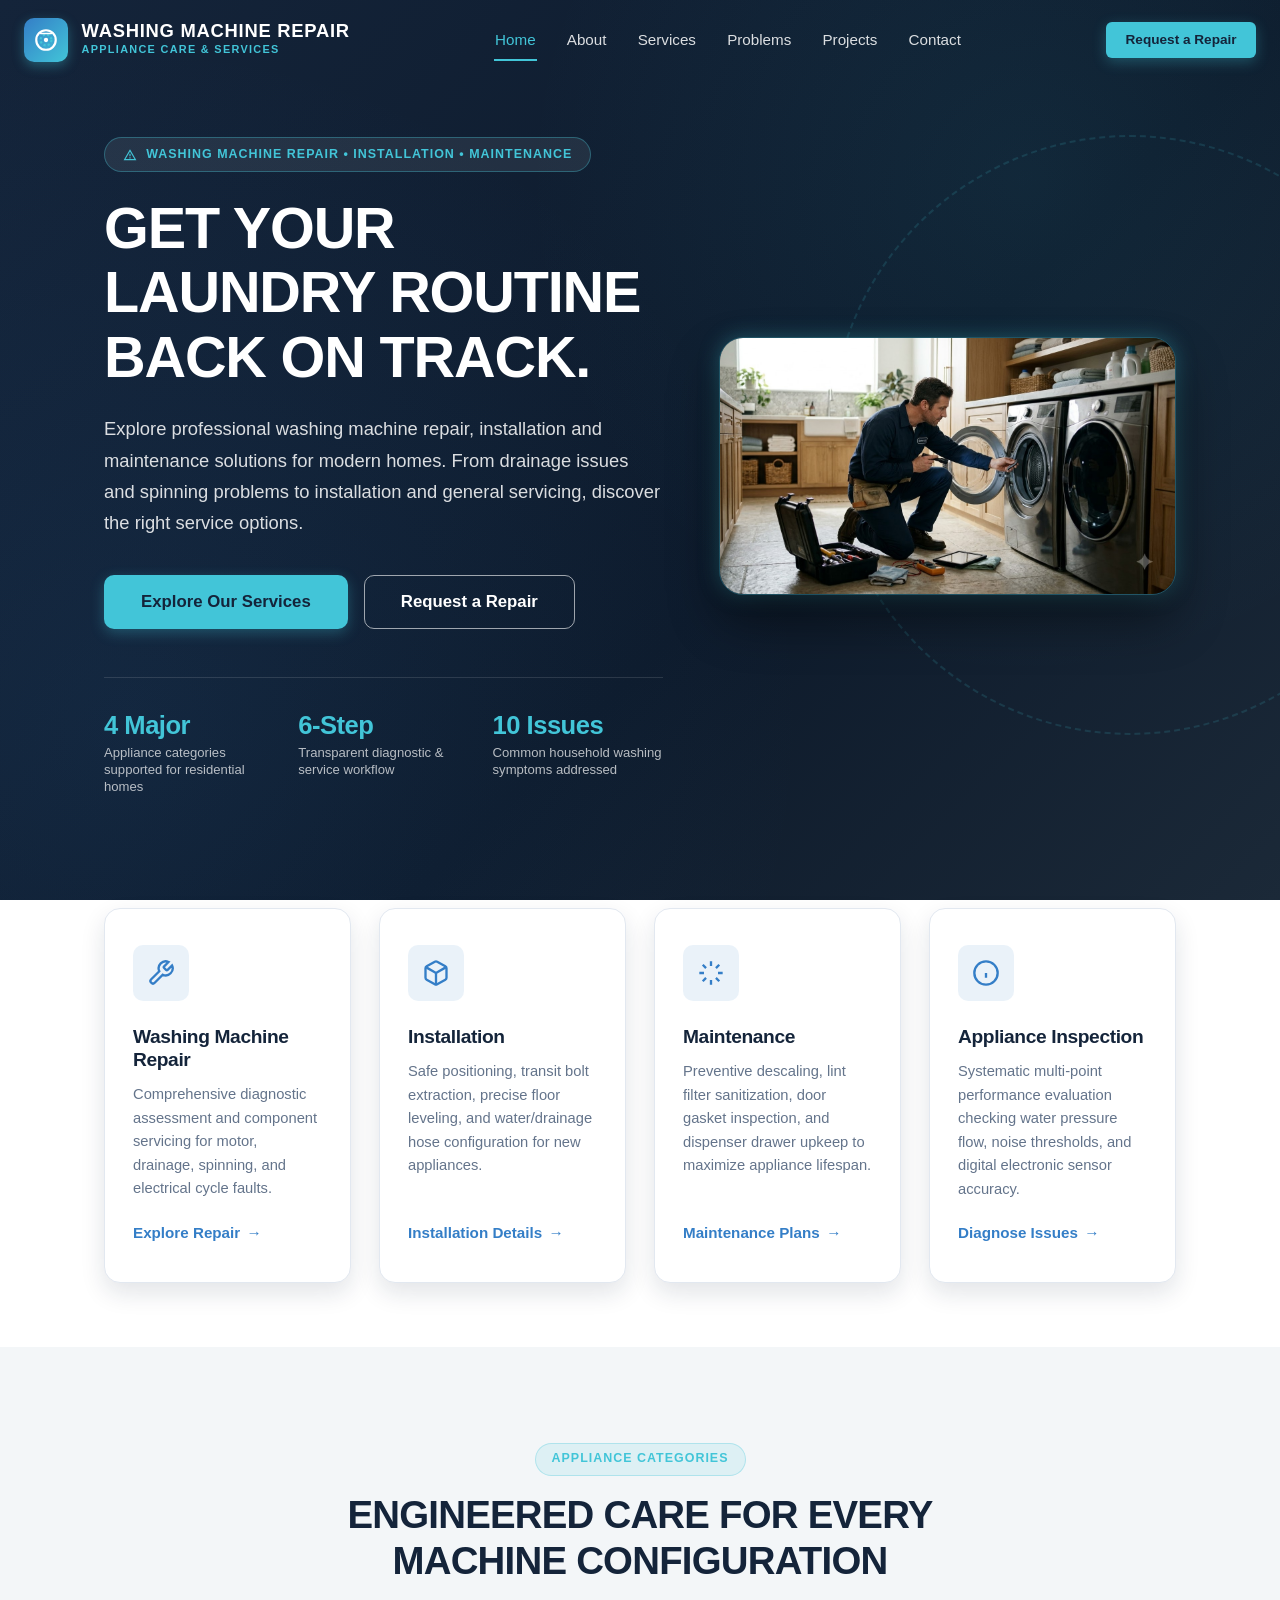
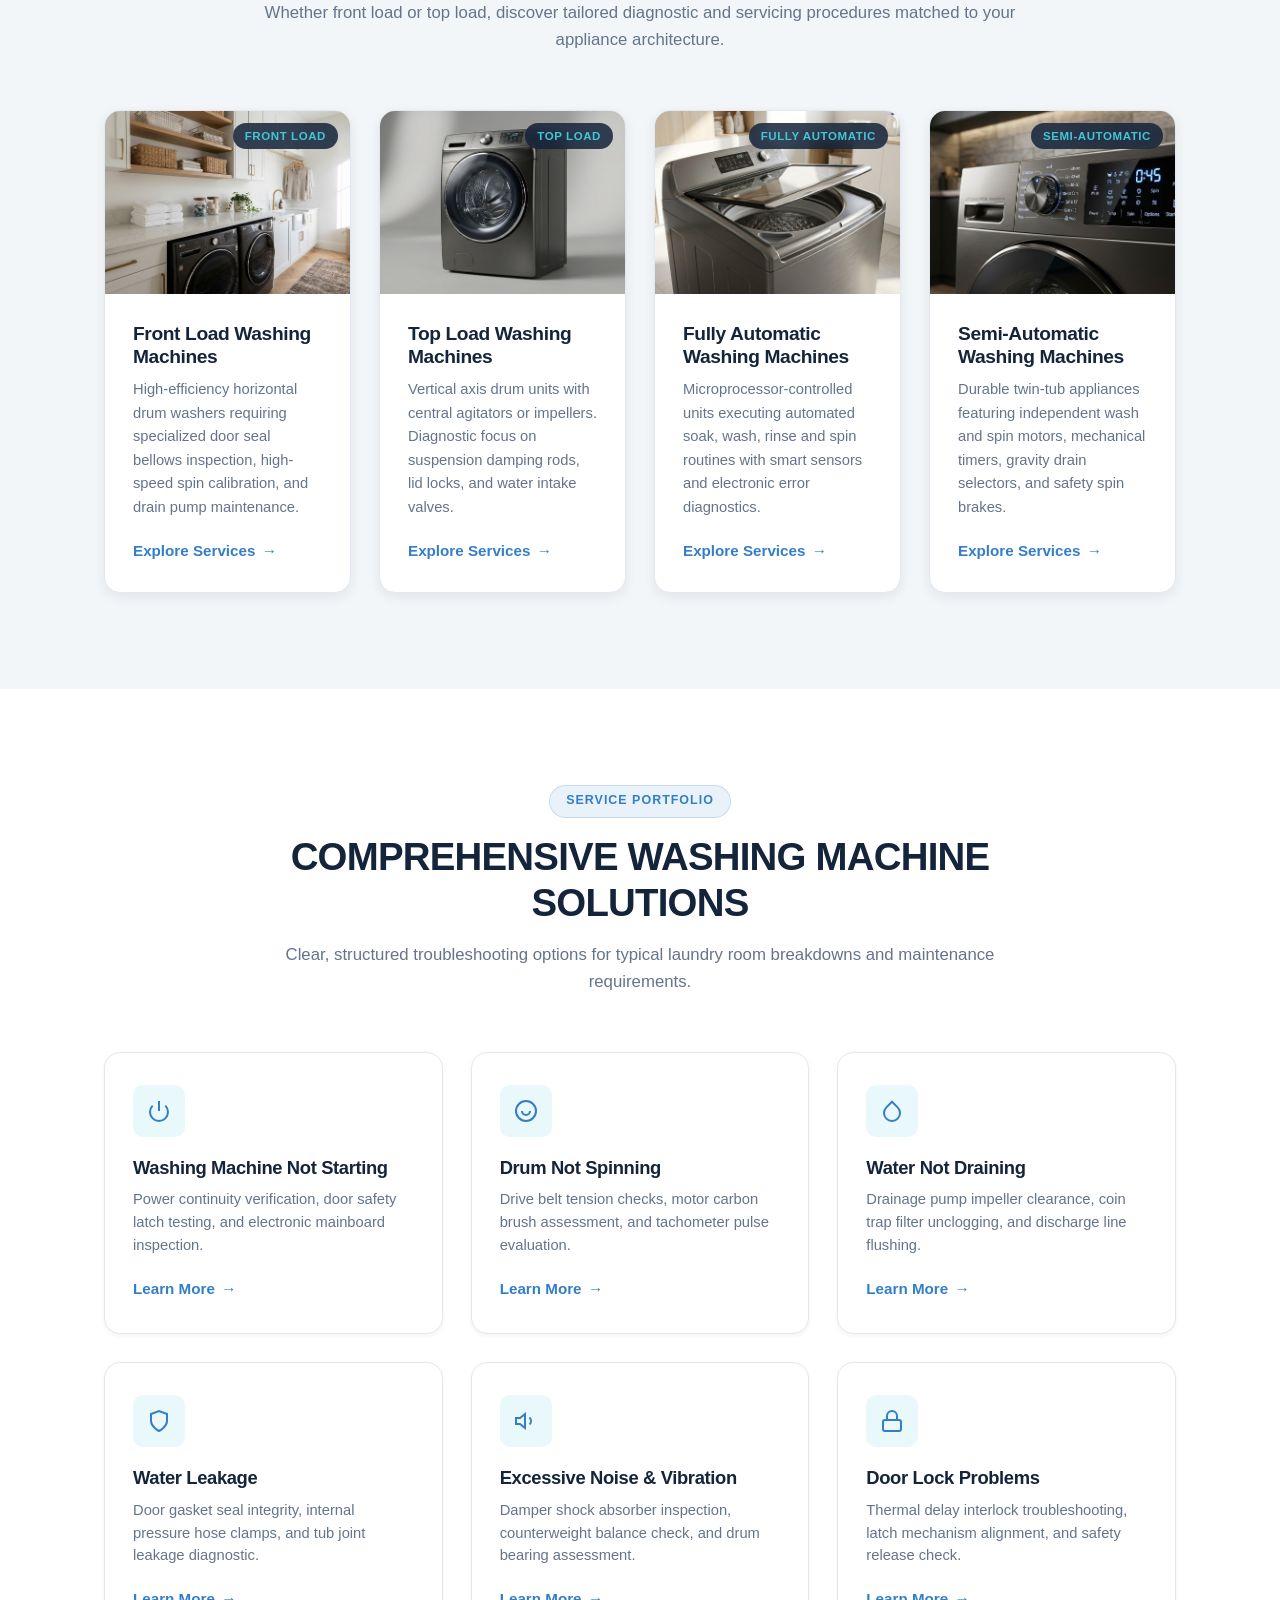
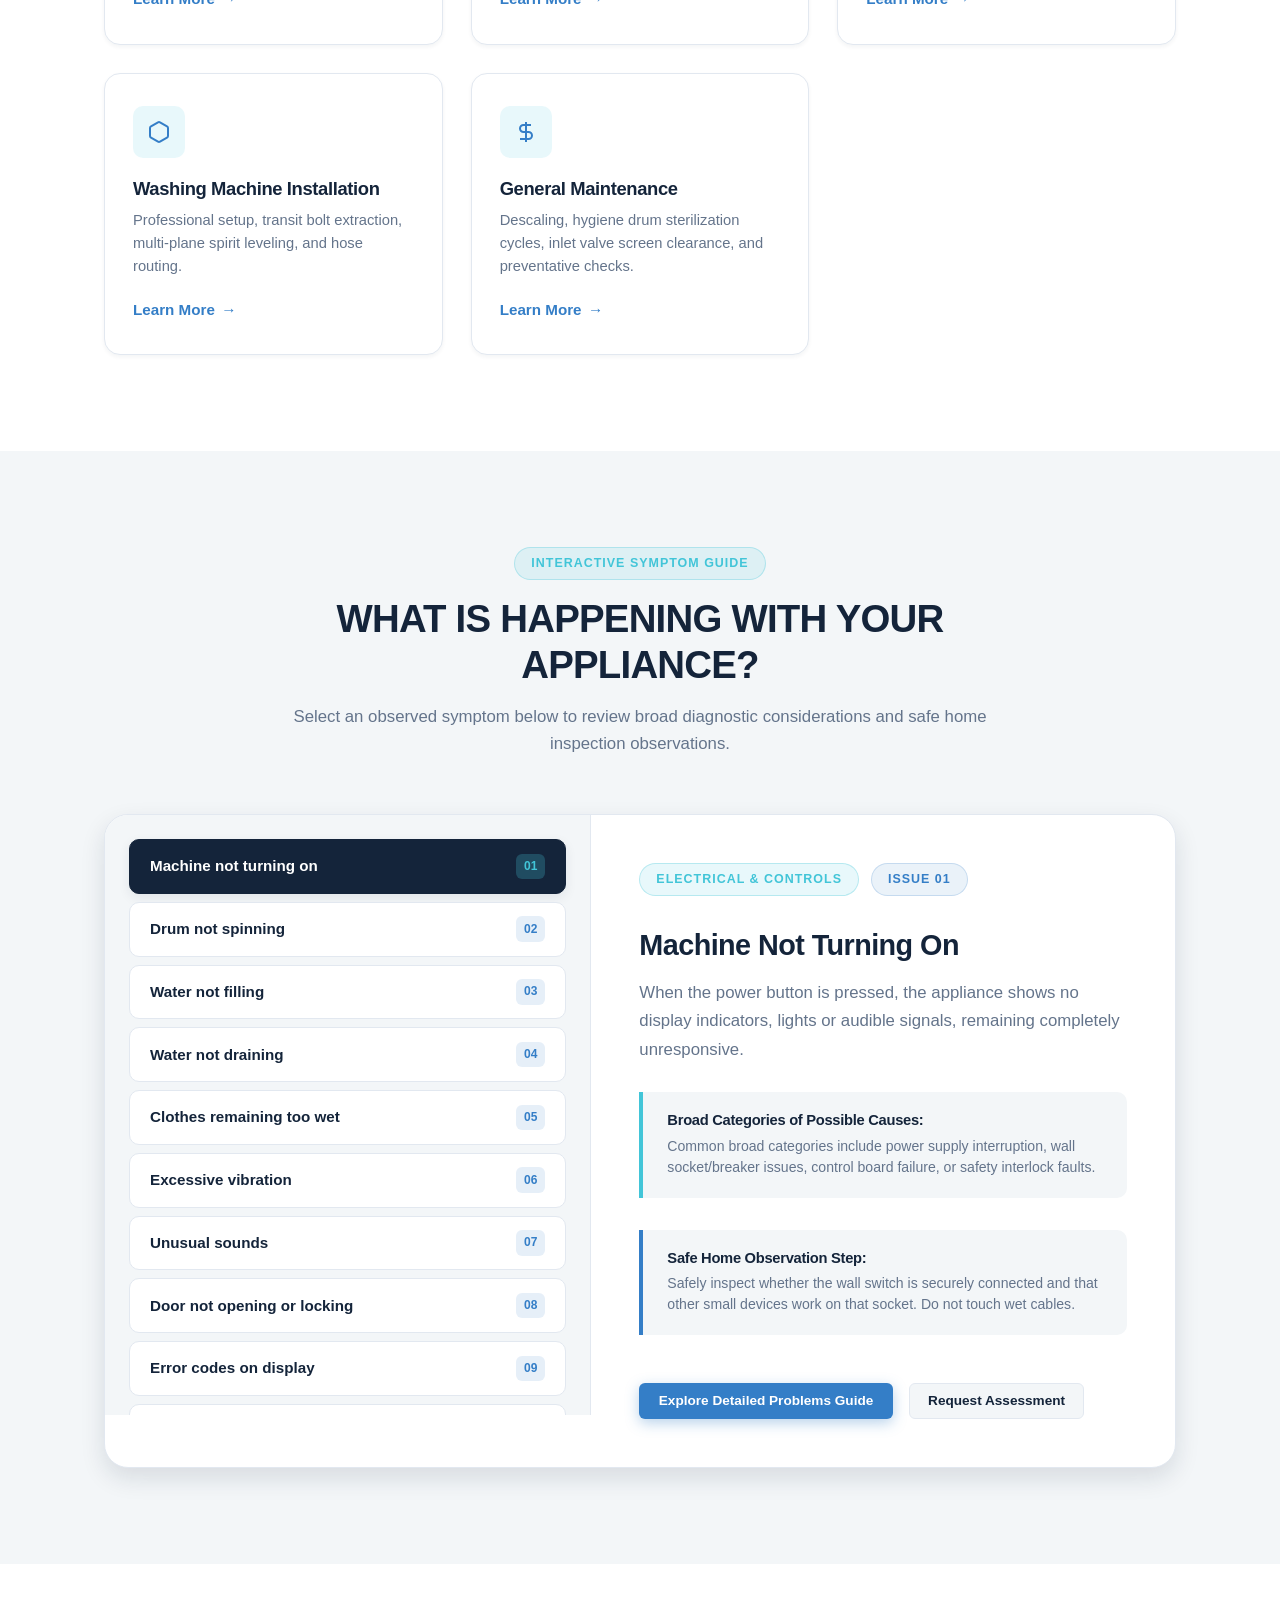
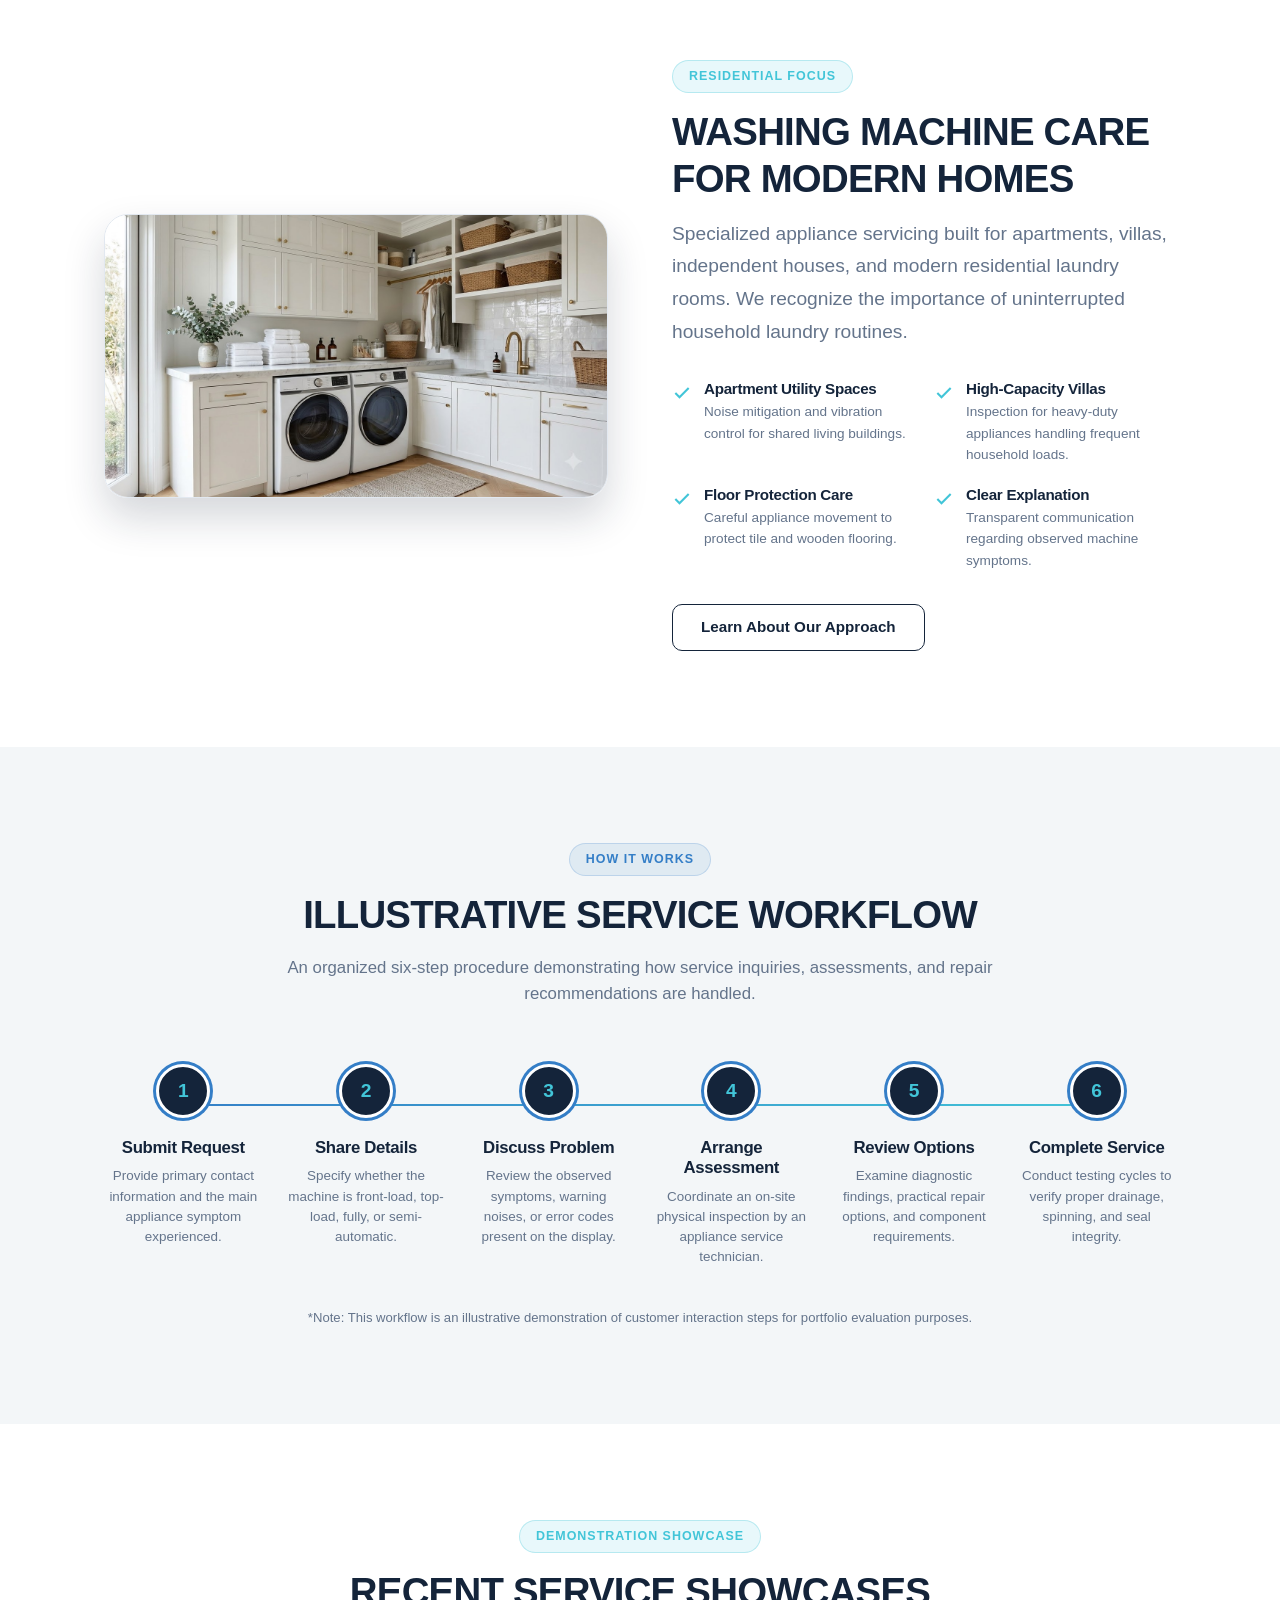
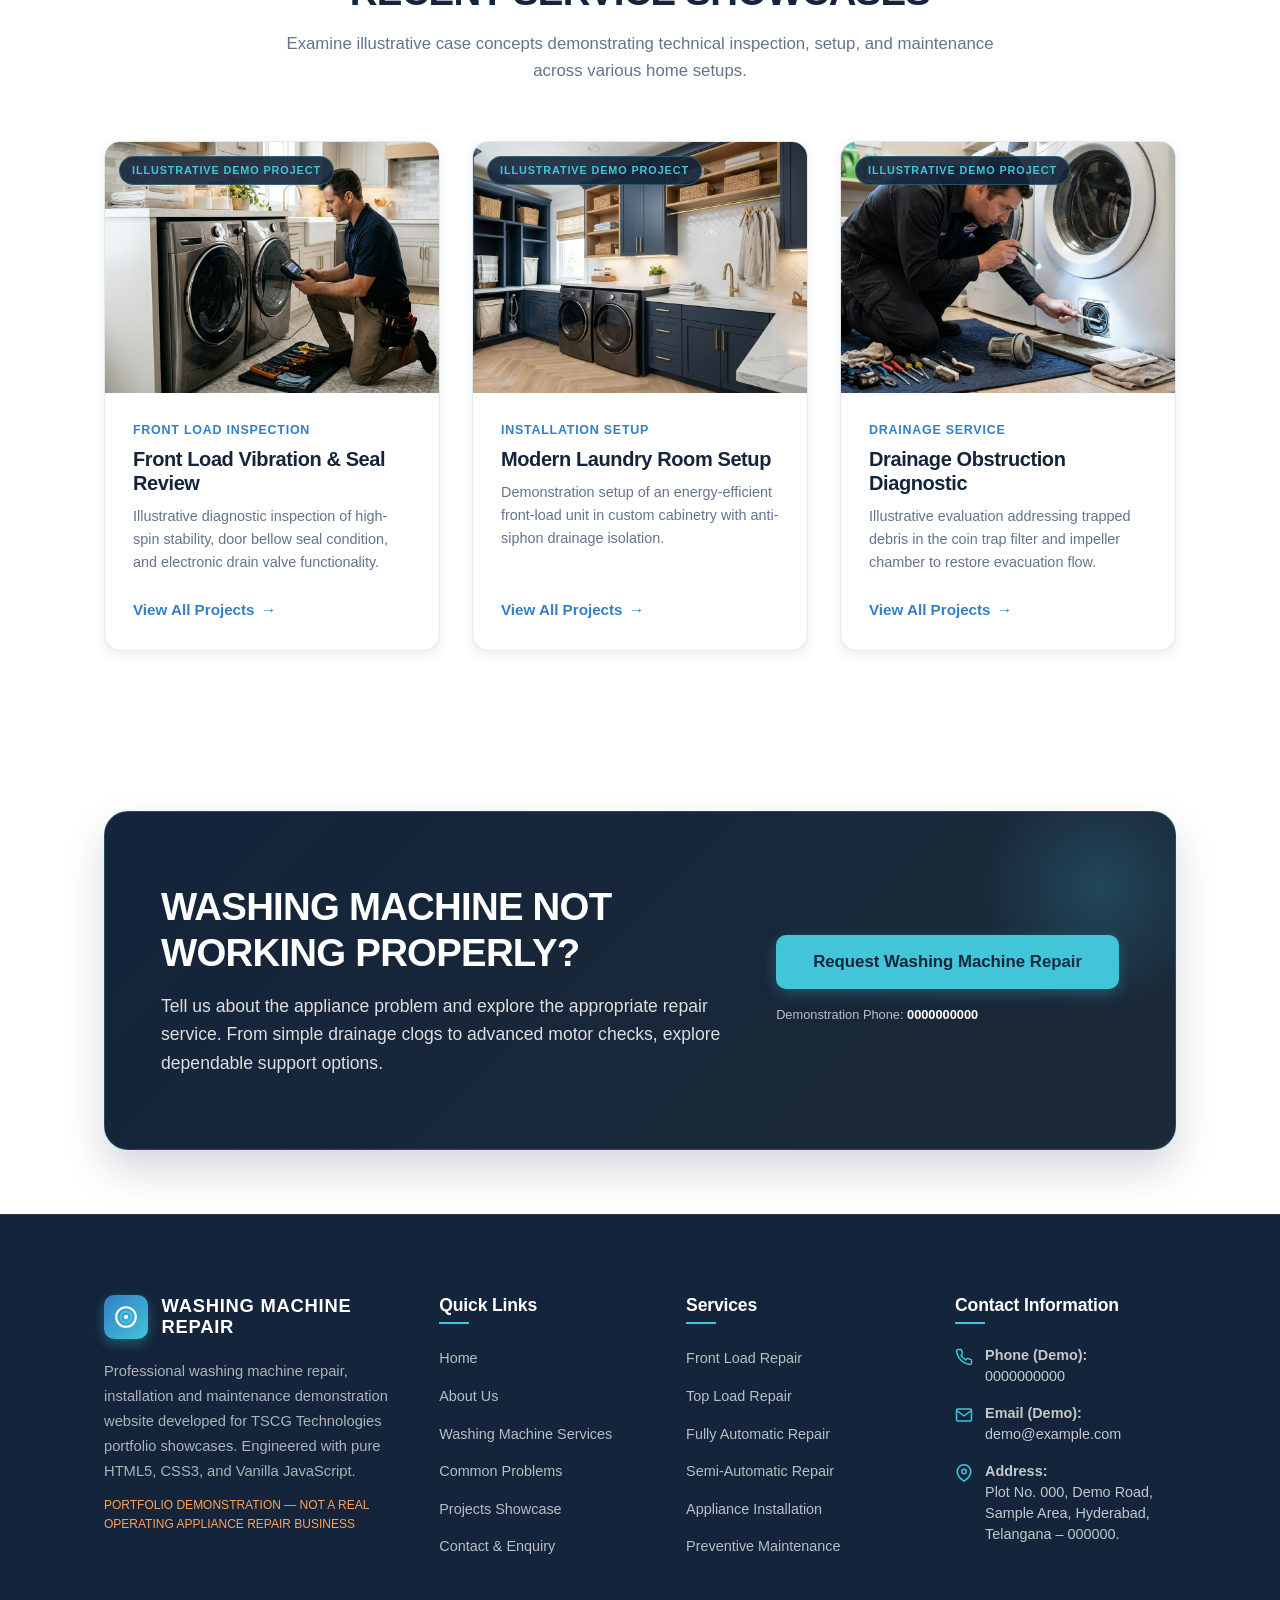
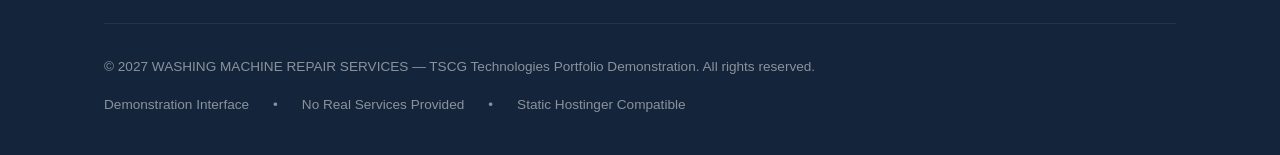
<file: index.html>
<!DOCTYPE html>
<html lang="en">
<head>
  <meta charset="UTF-8">
  <meta name="viewport" content="width=device-width, initial-scale=1.0">
  <title>Washing Machine Repair Services | Home — Appliance Care Demo</title>
  <meta name="description" content="Explore professional washing machine repair, installation and maintenance solutions for modern homes. Front load, top load, fully automatic and semi-automatic appliance services demonstration.">
  <meta property="og:title" content="Washing Machine Repair Services | TSCG Demonstration">
  <meta property="og:description" content="Modern washing machine repair, installation and diagnostic solutions demonstration for residential appliances.">
  <meta property="og:type" content="website">
  <link rel="stylesheet" href="assets/css/style.css">
  <link rel="icon" href="data:image/svg+xml,<svg xmlns='http://www.w3.org/2000/svg' viewBox='0 0 24 24' fill='%2342C5D8'><path d='M12 2C6.48 2 2 6.48 2 12s4.48 10 10 10 10-4.48 10-10S17.52 2 12 2zm0 18c-4.41 0-8-3.59-8-8s3.59-8 8-8 8 3.59 8 8-3.59 8-8 8zm0-14c-3.31 0-6 2.69-6 6s2.69 6 6 6 6-2.69 6-6-2.69-6-6-6z'/></svg>">
</head>
<body>

  <!-- ========================================================================
       HEADER & NAVIGATION
       ======================================================================== -->
  <header class="site-header transparent-nav" id="main-header">
    <div class="container-wide header-container">
      <a href="index.html" class="brand-logo" aria-label="Washing Machine Repair Homepage">
        <div class="logo-symbol" aria-hidden="true">
          <!-- Abstract Washing Machine Drum & Water Flow Icon -->
          <svg viewBox="0 0 24 24">
            <circle cx="12" cy="12" r="9" fill="none" stroke="#FFFFFF" stroke-width="2"/>
            <circle cx="12" cy="12" r="5" fill="none" stroke="#42C5D8" stroke-width="2" stroke-dasharray="2 2"/>
            <circle cx="12" cy="12" r="2" fill="#FFFFFF"/>
            <path d="M7 6h10" stroke="#FFFFFF" stroke-width="1.5" stroke-linecap="round"/>
          </svg>
        </div>
        <div class="brand-text-wrap">
          <span class="brand-title">WASHING MACHINE REPAIR</span>
          <span class="brand-subtitle">Appliance Care &amp; Services</span>
        </div>
      </a>

      <!-- Desktop Nav -->
      <nav class="nav-menu" aria-label="Main Navigation">
        <a href="index.html" class="nav-link active" aria-current="page">Home</a>
        <a href="about.html" class="nav-link">About</a>
        <a href="services.html" class="nav-link">Services</a>
        <a href="problems.html" class="nav-link">Problems</a>
        <a href="projects.html" class="nav-link">Projects</a>
        <a href="contact.html" class="nav-link">Contact</a>
      </nav>

      <!-- Header CTA & Phone -->
      <div class="header-actions">
        
        <a href="contact.html" class="btn btn-aqua btn-sm">Request a Repair</a>
        <button class="mobile-toggle" aria-label="Toggle mobile menu" aria-expanded="false">
          <span></span>
          <span></span>
          <span></span>
        </button>
      </div>
    </div>
  </header>

  <!-- Mobile Drawer Overlay & Nav -->
  <div class="mobile-drawer-overlay"></div>
  <aside class="mobile-nav-drawer" aria-label="Mobile Navigation">
    <div class="brand-logo" style="margin-bottom: 1.5rem;">
      <div class="logo-symbol">
        <svg viewBox="0 0 24 24">
          <circle cx="12" cy="12" r="9" fill="none" stroke="#FFFFFF" stroke-width="2"/>
          <circle cx="12" cy="12" r="5" fill="none" stroke="#42C5D8" stroke-width="2"/>
          <circle cx="12" cy="12" r="2" fill="#FFFFFF"/>
        </svg>
      </div>
      <div class="brand-text-wrap">
        <span class="brand-title">WASHING MACHINE REPAIR</span>
      </div>
    </div>
    <a href="index.html" class="nav-link active">Home</a>
    <a href="about.html" class="nav-link">About</a>
    <a href="services.html" class="nav-link">Services</a>
    <a href="problems.html" class="nav-link">Problems</a>
    <a href="projects.html" class="nav-link">Projects</a>
    <a href="contact.html" class="nav-link">Contact</a>
    <div style="margin-top: 1.5rem;">
      <div class="header-phone-box" style="align-items: flex-start; margin-bottom: 1rem;">
        <span class="phone-label">Demonstration Phone</span>
        <span class="phone-number" style="font-size: 1.1rem;">0000000000</span>
      </div>
      <a href="contact.html" class="btn btn-aqua" style="width: 100%;">Request a Repair</a>
    </div>
  </aside>

  <!-- ========================================================================
       PAGE 1 — HERO SECTION
       ======================================================================== -->
  <section class="hero-home">
    <div class="hero-pattern"></div>
    <div class="hero-drum-decor"></div>
    <div class="container hero-grid">
      <div class="hero-content reveal">
        <div class="hero-badge-strip">
          <svg width="14" height="14" viewBox="0 0 24 24" fill="currentColor">
            <path d="M12 2L1 21h22L12 2zm0 3.99L19.53 19H4.47L12 5.99zM11 10v4h2v-4h-2zm0 6v2h2v-2h-2z"/>
          </svg>
          WASHING MACHINE REPAIR • INSTALLATION • MAINTENANCE
        </div>
        <h1 class="hero-title">GET YOUR LAUNDRY ROUTINE BACK ON TRACK.</h1>
        <p class="hero-description">
          Explore professional washing machine repair, installation and maintenance solutions for modern homes. From drainage issues and spinning problems to installation and general servicing, discover the right service options.
        </p>
        <div class="hero-actions">
          <a href="services.html" class="btn btn-aqua btn-lg">Explore Our Services</a>
          <a href="contact.html" class="btn btn-outline-white btn-lg">Request a Repair</a>
        </div>
        <div class="hero-stats-row">
          <div class="stat-item">
            <h3>4 Major</h3>
            <p>Appliance categories supported for residential homes</p>
          </div>
          <div class="stat-item">
            <h3>6-Step</h3>
            <p>Transparent diagnostic &amp; service workflow</p>
          </div>
          <div class="stat-item">
            <h3>10 Issues</h3>
            <p>Common household washing symptoms addressed</p>
          </div>
        </div>
      </div>

      <!-- Hero Visual Representation -->
      <div class="hero-visual-wrap reveal">
        <div class="hero-image-frame">
          <img src="images/washing-machine-hero-main.jpg" alt="Technician inspecting modern front-load washing machine in a clean laundry room" width="1920" height="1080" loading="eager">
        </div>
        
      </div>
    </div>
  </section>

  <!-- ========================================================================
       SERVICE HIGHLIGHTS (4 PROMINENT CARDS)
       ======================================================================== -->
  <section class="section-sm bg-white" style="position: relative; z-index: 20;">
    <div class="container">
      <div class="highlights-grid">
        <!-- Highlight 1 -->
        <div class="highlight-card reveal">
          <div class="highlight-icon-wrap">
            <svg width="28" height="28" viewBox="0 0 24 24" fill="none" stroke="currentColor" stroke-width="2">
              <path d="M14.7 6.3a1 1 0 0 0 0 1.4l1.6 1.6a1 1 0 0 0 1.4 0l3.77-3.77a6 6 0 0 1-7.94 7.94l-6.91 6.91a2.12 2.12 0 0 1-3-3l6.91-6.91a6 6 0 0 1 7.94-7.94l-3.76 3.76z"/>
            </svg>
          </div>
          <h3 class="highlight-title">Washing Machine Repair</h3>
          <p class="highlight-text">Comprehensive diagnostic assessment and component servicing for motor, drainage, spinning, and electrical cycle faults.</p>
          <a href="services.html#repair" class="link-arrow">Explore Repair <span>&rarr;</span></a>
        </div>

        <!-- Highlight 2 -->
        <div class="highlight-card reveal">
          <div class="highlight-icon-wrap">
            <svg width="28" height="28" viewBox="0 0 24 24" fill="none" stroke="currentColor" stroke-width="2">
              <path d="M21 16V8a2 2 0 0 0-1-1.73l-7-4a2 2 0 0 0-2 0l-7 4A2 2 0 0 0 3 8v8a2 2 0 0 0 1 1.73l7 4a2 2 0 0 0 2 0l7-4A2 2 0 0 0 21 16z"/>
              <polyline points="3.27 6.96 12 12.01 20.73 6.96"/>
              <line x1="12" y1="22.08" x2="12" y2="12"/>
            </svg>
          </div>
          <h3 class="highlight-title">Installation</h3>
          <p class="highlight-text">Safe positioning, transit bolt extraction, precise floor leveling, and water/drainage hose configuration for new appliances.</p>
          <a href="services.html#installation" class="link-arrow">Installation Details <span>&rarr;</span></a>
        </div>

        <!-- Highlight 3 -->
        <div class="highlight-card reveal">
          <div class="highlight-icon-wrap">
            <svg width="28" height="28" viewBox="0 0 24 24" fill="none" stroke="currentColor" stroke-width="2">
              <path d="M12 2v4M12 18v4M4.93 4.93l2.83 2.83M16.24 16.24l2.83 2.83M2 12h4M18 12h4M4.93 19.07l2.83-2.83M16.24 7.76l2.83-2.83"/>
            </svg>
          </div>
          <h3 class="highlight-title">Maintenance</h3>
          <p class="highlight-text">Preventive descaling, lint filter sanitization, door gasket inspection, and dispenser drawer upkeep to maximize appliance lifespan.</p>
          <a href="services.html#maintenance" class="link-arrow">Maintenance Plans <span>&rarr;</span></a>
        </div>

        <!-- Highlight 4 -->
        <div class="highlight-card reveal">
          <div class="highlight-icon-wrap">
            <svg width="28" height="28" viewBox="0 0 24 24" fill="none" stroke="currentColor" stroke-width="2">
              <circle cx="12" cy="12" r="10"/>
              <path d="M12 16v-4M12 8h.01"/>
            </svg>
          </div>
          <h3 class="highlight-title">Appliance Inspection</h3>
          <p class="highlight-text">Systematic multi-point performance evaluation checking water pressure flow, noise thresholds, and digital electronic sensor accuracy.</p>
          <a href="problems.html" class="link-arrow">Diagnose Issues <span>&rarr;</span></a>
        </div>
      </div>
    </div>
  </section>

  <!-- ========================================================================
       WASHING MACHINE CATEGORIES (4 CARDS)
       ======================================================================== -->
  <section class="section bg-light">
    <div class="container">
      <div class="section-header reveal">
        <span class="section-badge badge-aqua">Appliance Categories</span>
        <h2 class="section-title">ENGINEERED CARE FOR EVERY MACHINE CONFIGURATION</h2>
        <p class="section-subtitle">Whether front load or top load, discover tailored diagnostic and servicing procedures matched to your appliance architecture.</p>
      </div>

      <div class="categories-grid">
        <!-- Category 1 -->
        <div class="category-card reveal">
          <div class="category-image-box">
            <img src="images/washing-machine-front-load.jpg" alt="Front Load Washing Machine Placeholder" width="800" height="600" loading="lazy">
            <span class="category-badge">Front Load</span>
          </div>
          <div class="category-body">
            <h3 class="category-title">Front Load Washing Machines</h3>
            <p class="category-desc">High-efficiency horizontal drum washers requiring specialized door seal bellows inspection, high-speed spin calibration, and drain pump maintenance.</p>
            <a href="services.html#front-load" class="link-arrow">Explore Services <span>&rarr;</span></a>
          </div>
        </div>

        <!-- Category 2 -->
        <div class="category-card reveal">
          <div class="category-image-box">
            <img src="images/washing-machine-top-load.jpg" alt="Top Load Washing Machine Placeholder" width="800" height="600" loading="lazy">
            <span class="category-badge">Top Load</span>
          </div>
          <div class="category-body">
            <h3 class="category-title">Top Load Washing Machines</h3>
            <p class="category-desc">Vertical axis drum units with central agitators or impellers. Diagnostic focus on suspension damping rods, lid locks, and water intake valves.</p>
            <a href="services.html#top-load" class="link-arrow">Explore Services <span>&rarr;</span></a>
          </div>
        </div>

        <!-- Category 3 -->
        <div class="category-card reveal">
          <div class="category-image-box">
            <img src="images/washing-machine-fully-automatic.jpg" alt="Fully Automatic Washing Machine Placeholder" width="800" height="600" loading="lazy">
            <span class="category-badge">Fully Automatic</span>
          </div>
          <div class="category-body">
            <h3 class="category-title">Fully Automatic Washing Machines</h3>
            <p class="category-desc">Microprocessor-controlled units executing automated soak, wash, rinse and spin routines with smart sensors and electronic error diagnostics.</p>
            <a href="services.html#fully-automatic" class="link-arrow">Explore Services <span>&rarr;</span></a>
          </div>
        </div>

        <!-- Category 4 -->
        <div class="category-card reveal">
          <div class="category-image-box">
            <img src="images/washing-machine-semi-automatic.jpg" alt="Semi-Automatic Washing Machine Placeholder" width="800" height="600" loading="lazy">
            <span class="category-badge">Semi-Automatic</span>
          </div>
          <div class="category-body">
            <h3 class="category-title">Semi-Automatic Washing Machines</h3>
            <p class="category-desc">Durable twin-tub appliances featuring independent wash and spin motors, mechanical timers, gravity drain selectors, and safety spin brakes.</p>
            <a href="services.html#semi-automatic" class="link-arrow">Explore Services <span>&rarr;</span></a>
          </div>
        </div>
      </div>
    </div>
  </section>

  <!-- ========================================================================
       MAIN SERVICES OVERVIEW (8 CARDS)
       ======================================================================== -->
  <section class="section bg-white">
    <div class="container">
      <div class="section-header reveal">
        <span class="section-badge">Service Portfolio</span>
        <h2 class="section-title">COMPREHENSIVE WASHING MACHINE SOLUTIONS</h2>
        <p class="section-subtitle">Clear, structured troubleshooting options for typical laundry room breakdowns and maintenance requirements.</p>
      </div>

      <div class="services-grid-8">
        <!-- 1 -->
        <div class="service-card reveal">
          <div class="service-icon-box">
            <svg width="24" height="24" viewBox="0 0 24 24" fill="none" stroke="currentColor" stroke-width="2">
              <path d="M18.36 6.64a9 9 0 1 1-12.73 0M12 2v10"/>
            </svg>
          </div>
          <h4 class="service-card-title">Washing Machine Not Starting</h4>
          <p class="service-card-desc">Power continuity verification, door safety latch testing, and electronic mainboard inspection.</p>
          <a href="problems.html#problem-1" class="link-arrow">Learn More <span>&rarr;</span></a>
        </div>

        <!-- 2 -->
        <div class="service-card reveal">
          <div class="service-icon-box">
            <svg width="24" height="24" viewBox="0 0 24 24" fill="none" stroke="currentColor" stroke-width="2">
              <circle cx="12" cy="12" r="10"/>
              <path d="M16 12a4 4 0 1 1-8 0"/>
            </svg>
          </div>
          <h4 class="service-card-title">Drum Not Spinning</h4>
          <p class="service-card-desc">Drive belt tension checks, motor carbon brush assessment, and tachometer pulse evaluation.</p>
          <a href="problems.html#problem-2" class="link-arrow">Learn More <span>&rarr;</span></a>
        </div>

        <!-- 3 -->
        <div class="service-card reveal">
          <div class="service-icon-box">
            <svg width="24" height="24" viewBox="0 0 24 24" fill="none" stroke="currentColor" stroke-width="2">
              <path d="M12 2.69l5.66 5.66a8 8 0 1 1-11.31 0z"/>
            </svg>
          </div>
          <h4 class="service-card-title">Water Not Draining</h4>
          <p class="service-card-desc">Drainage pump impeller clearance, coin trap filter unclogging, and discharge line flushing.</p>
          <a href="problems.html#problem-3" class="link-arrow">Learn More <span>&rarr;</span></a>
        </div>

        <!-- 4 -->
        <div class="service-card reveal">
          <div class="service-icon-box">
            <svg width="24" height="24" viewBox="0 0 24 24" fill="none" stroke="currentColor" stroke-width="2">
              <path d="M12 22s8-4 8-10V5l-8-3-8 3v7c0 6 8 10 8 10z"/>
            </svg>
          </div>
          <h4 class="service-card-title">Water Leakage</h4>
          <p class="service-card-desc">Door gasket seal integrity, internal pressure hose clamps, and tub joint leakage diagnostic.</p>
          <a href="problems.html#problem-6" class="link-arrow">Learn More <span>&rarr;</span></a>
        </div>

        <!-- 5 -->
        <div class="service-card reveal">
          <div class="service-icon-box">
            <svg width="24" height="24" viewBox="0 0 24 24" fill="none" stroke="currentColor" stroke-width="2">
              <path d="M11 5L6 9H2v6h4l5 4V5z"/>
              <path d="M15.54 8.46a5 5 0 0 1 0 7.07"/>
            </svg>
          </div>
          <h4 class="service-card-title">Excessive Noise &amp; Vibration</h4>
          <p class="service-card-desc">Damper shock absorber inspection, counterweight balance check, and drum bearing assessment.</p>
          <a href="problems.html#problem-5" class="link-arrow">Learn More <span>&rarr;</span></a>
        </div>

        <!-- 6 -->
        <div class="service-card reveal">
          <div class="service-icon-box">
            <svg width="24" height="24" viewBox="0 0 24 24" fill="none" stroke="currentColor" stroke-width="2">
              <rect x="3" y="11" width="18" height="11" rx="2" ry="2"/>
              <path d="M7 11V7a5 5 0 0 1 10 0v4"/>
            </svg>
          </div>
          <h4 class="service-card-title">Door Lock Problems</h4>
          <p class="service-card-desc">Thermal delay interlock troubleshooting, latch mechanism alignment, and safety release check.</p>
          <a href="problems.html#problem-7" class="link-arrow">Learn More <span>&rarr;</span></a>
        </div>

        <!-- 7 -->
        <div class="service-card reveal">
          <div class="service-icon-box">
            <svg width="24" height="24" viewBox="0 0 24 24" fill="none" stroke="currentColor" stroke-width="2">
              <path d="M21 16V8a2 2 0 0 0-1-1.73l-7-4a2 2 0 0 0-2 0l-7 4A2 2 0 0 0 3 8v8a2 2 0 0 0 1 1.73l7 4a2 2 0 0 0 2 0l7-4A2 2 0 0 0 21 16z"/>
            </svg>
          </div>
          <h4 class="service-card-title">Washing Machine Installation</h4>
          <p class="service-card-desc">Professional setup, transit bolt extraction, multi-plane spirit leveling, and hose routing.</p>
          <a href="services.html#installation" class="link-arrow">Learn More <span>&rarr;</span></a>
        </div>

        <!-- 8 -->
        <div class="service-card reveal">
          <div class="service-icon-box">
            <svg width="24" height="24" viewBox="0 0 24 24" fill="none" stroke="currentColor" stroke-width="2">
              <path d="M12 2v20M17 5H9.5a3.5 3.5 0 0 0 0 7h5a3.5 3.5 0 0 1 0 7H6"/>
            </svg>
          </div>
          <h4 class="service-card-title">General Maintenance</h4>
          <p class="service-card-desc">Descaling, hygiene drum sterilization cycles, inlet valve screen clearance, and preventative checks.</p>
          <a href="services.html#maintenance" class="link-arrow">Learn More <span>&rarr;</span></a>
        </div>
      </div>
    </div>
  </section>

  <!-- ========================================================================
       INTERACTIVE COMMON PROBLEMS SELECTOR
       ======================================================================== -->
  <section class="section bg-light" id="interactive-problems">
    <div class="container">
      <div class="section-header reveal">
        <span class="section-badge badge-aqua">Interactive Symptom Guide</span>
        <h2 class="section-title">WHAT IS HAPPENING WITH YOUR APPLIANCE?</h2>
        <p class="section-subtitle">Select an observed symptom below to review broad diagnostic considerations and safe home inspection observations.</p>
      </div>

      <div class="problem-selector-wrapper reveal">
        <!-- Buttons Left Column -->
        <div class="problem-buttons-list" role="tablist" aria-label="Washing Machine Issues">
          <button class="problem-btn-tab active" data-problem="power" role="tab" aria-selected="true">
            <span>Machine not turning on</span>
            <span class="badge-num">01</span>
          </button>
          <button class="problem-btn-tab" data-problem="spin" role="tab" aria-selected="false">
            <span>Drum not spinning</span>
            <span class="badge-num">02</span>
          </button>
          <button class="problem-btn-tab" data-problem="fill" role="tab" aria-selected="false">
            <span>Water not filling</span>
            <span class="badge-num">03</span>
          </button>
          <button class="problem-btn-tab" data-problem="drain" role="tab" aria-selected="false">
            <span>Water not draining</span>
            <span class="badge-num">04</span>
          </button>
          <button class="problem-btn-tab" data-problem="wet" role="tab" aria-selected="false">
            <span>Clothes remaining too wet</span>
            <span class="badge-num">05</span>
          </button>
          <button class="problem-btn-tab" data-problem="vibration" role="tab" aria-selected="false">
            <span>Excessive vibration</span>
            <span class="badge-num">06</span>
          </button>
          <button class="problem-btn-tab" data-problem="sound" role="tab" aria-selected="false">
            <span>Unusual sounds</span>
            <span class="badge-num">07</span>
          </button>
          <button class="problem-btn-tab" data-problem="door" role="tab" aria-selected="false">
            <span>Door not opening or locking</span>
            <span class="badge-num">08</span>
          </button>
          <button class="problem-btn-tab" data-problem="error" role="tab" aria-selected="false">
            <span>Error codes on display</span>
            <span class="badge-num">09</span>
          </button>
          <button class="problem-btn-tab" data-problem="detergent" role="tab" aria-selected="false">
            <span>Detergent dispenser problems</span>
            <span class="badge-num">10</span>
          </button>
        </div>

        <!-- Display Right Column -->
        <div class="problem-display-panel">
          <div class="problem-display-meta">
            <span class="section-badge badge-aqua" id="p-cat-badge">ELECTRICAL &amp; CONTROLS</span>
            <span class="section-badge" id="p-num-badge">ISSUE 01</span>
          </div>
          <h3 class="problem-display-title" id="p-title">Machine Not Turning On</h3>
          <p class="problem-display-text" id="p-desc">
            When the power button is pressed, the appliance shows no display indicators, lights or audible signals, remaining completely unresponsive.
          </p>

          <div class="problem-diagnostic-box">
            <h5>Broad Categories of Possible Causes:</h5>
            <p id="p-causes">Common broad categories include power supply interruption, wall socket/breaker issues, control board failure, or safety interlock faults.</p>
          </div>

          <div class="problem-diagnostic-box" style="border-left-color: var(--color-primary-blue);">
            <h5>Safe Home Observation Step:</h5>
            <p id="p-safe">Safely inspect whether the wall switch is securely connected and that other small devices work on that socket. Do not touch wet cables.</p>
          </div>

          <div style="display: flex; gap: 1rem; flex-wrap: wrap; margin-top: 1rem;">
            <a href="problems.html" class="btn btn-primary btn-sm">Explore Detailed Problems Guide</a>
            <a href="contact.html" class="btn btn-secondary btn-sm">Request Assessment</a>
          </div>
        </div>
      </div>
    </div>
  </section>

  <!-- ========================================================================
       RESIDENTIAL SERVICE SECTION
       ======================================================================== -->
  <section class="section bg-white">
    <div class="container">
      <div class="residential-block">
        <div class="residential-image-box reveal">
          <img src="images/washing-machine-residential-service.jpg" alt="Modern clean laundry space with front-load washing machine" width="1200" height="675" loading="lazy">
        </div>
        <div class="residential-content reveal">
          <span class="section-badge badge-aqua">Residential Focus</span>
          <h2 class="section-title">WASHING MACHINE CARE FOR MODERN HOMES</h2>
          <p class="lead-text">
            Specialized appliance servicing built for apartments, villas, independent houses, and modern residential laundry rooms. We recognize the importance of uninterrupted household laundry routines.
          </p>
          <div class="residential-features-list">
            <div class="res-feature-item">
              <svg width="20" height="20" viewBox="0 0 24 24" fill="none" stroke="currentColor" stroke-width="2.5">
                <polyline points="20 6 9 17 4 12"/>
              </svg>
              <div>
                <h5>Apartment Utility Spaces</h5>
                <p>Noise mitigation and vibration control for shared living buildings.</p>
              </div>
            </div>
            <div class="res-feature-item">
              <svg width="20" height="20" viewBox="0 0 24 24" fill="none" stroke="currentColor" stroke-width="2.5">
                <polyline points="20 6 9 17 4 12"/>
              </svg>
              <div>
                <h5>High-Capacity Villas</h5>
                <p>Inspection for heavy-duty appliances handling frequent household loads.</p>
              </div>
            </div>
            <div class="res-feature-item">
              <svg width="20" height="20" viewBox="0 0 24 24" fill="none" stroke="currentColor" stroke-width="2.5">
                <polyline points="20 6 9 17 4 12"/>
              </svg>
              <div>
                <h5>Floor Protection Care</h5>
                <p>Careful appliance movement to protect tile and wooden flooring.</p>
              </div>
            </div>
            <div class="res-feature-item">
              <svg width="20" height="20" viewBox="0 0 24 24" fill="none" stroke="currentColor" stroke-width="2.5">
                <polyline points="20 6 9 17 4 12"/>
              </svg>
              <div>
                <h5>Clear Explanation</h5>
                <p>Transparent communication regarding observed machine symptoms.</p>
              </div>
            </div>
          </div>
          <div style="margin-top: 2rem;">
            <a href="about.html" class="btn btn-outline-navy">Learn About Our Approach</a>
          </div>
        </div>
      </div>
    </div>
  </section>

  <!-- ========================================================================
       SERVICE PROCESS TIMELINE (6 STEPS)
       ======================================================================== -->
  <section class="section bg-light">
    <div class="container">
      <div class="section-header reveal">
        <span class="section-badge">How It Works</span>
        <h2 class="section-title">ILLUSTRATIVE SERVICE WORKFLOW</h2>
        <p class="section-subtitle">An organized six-step procedure demonstrating how service inquiries, assessments, and repair recommendations are handled.</p>
      </div>

      <div class="process-grid-6">
        <!-- Step 1 -->
        <div class="process-step-card reveal">
          <div class="process-step-num">1</div>
          <h4 class="process-step-title">Submit Request</h4>
          <p class="process-step-desc">Provide primary contact information and the main appliance symptom experienced.</p>
        </div>

        <!-- Step 2 -->
        <div class="process-step-card reveal">
          <div class="process-step-num">2</div>
          <h4 class="process-step-title">Share Details</h4>
          <p class="process-step-desc">Specify whether the machine is front-load, top-load, fully, or semi-automatic.</p>
        </div>

        <!-- Step 3 -->
        <div class="process-step-card reveal">
          <div class="process-step-num">3</div>
          <h4 class="process-step-title">Discuss Problem</h4>
          <p class="process-step-desc">Review the observed symptoms, warning noises, or error codes present on the display.</p>
        </div>

        <!-- Step 4 -->
        <div class="process-step-card reveal">
          <div class="process-step-num">4</div>
          <h4 class="process-step-title">Arrange Assessment</h4>
          <p class="process-step-desc">Coordinate an on-site physical inspection by an appliance service technician.</p>
        </div>

        <!-- Step 5 -->
        <div class="process-step-card reveal">
          <div class="process-step-num">5</div>
          <h4 class="process-step-title">Review Options</h4>
          <p class="process-step-desc">Examine diagnostic findings, practical repair options, and component requirements.</p>
        </div>

        <!-- Step 6 -->
        <div class="process-step-card reveal">
          <div class="process-step-num">6</div>
          <h4 class="process-step-title">Complete Service</h4>
          <p class="process-step-desc">Conduct testing cycles to verify proper drainage, spinning, and seal integrity.</p>
        </div>
      </div>

      <p style="text-align: center; font-size: 0.82rem; color: var(--color-text-muted); margin-top: 2.5rem;">
        *Note: This workflow is an illustrative demonstration of customer interaction steps for portfolio evaluation purposes.
      </p>
    </div>
  </section>

  <!-- ========================================================================
       FEATURED PROJECTS (3 DEMO CARDS)
       ======================================================================== -->
  <section class="section bg-white">
    <div class="container">
      <div class="section-header reveal">
        <span class="section-badge badge-aqua">Demonstration Showcase</span>
        <h2 class="section-title">RECENT SERVICE SHOWCASES</h2>
        <p class="section-subtitle">Examine illustrative case concepts demonstrating technical inspection, setup, and maintenance across various home setups.</p>
      </div>

      <div class="projects-grid">
        <!-- Project 1 -->
        <div class="project-card reveal">
          <div class="project-thumb-box">
            <img src="images/washing-machine-project-front-load.jpg" alt="Front Load Washing Machine Inspection" width="800" height="600" loading="lazy">
            <span class="project-demo-pill">ILLUSTRATIVE DEMO PROJECT</span>
          </div>
          <div class="project-body">
            <span class="project-category-tag">Front Load Inspection</span>
            <h3 class="project-title">Front Load Vibration &amp; Seal Review</h3>
            <p class="project-desc">Illustrative diagnostic inspection of high-spin stability, door bellow seal condition, and electronic drain valve functionality.</p>
            <a href="projects.html" class="link-arrow">View All Projects <span>&rarr;</span></a>
          </div>
        </div>

        <!-- Project 2 -->
        <div class="project-card reveal">
          <div class="project-thumb-box">
            <img src="images/washing-machine-project-laundry-room.jpg" alt="Modern Laundry Room Installation" width="800" height="600" loading="lazy">
            <span class="project-demo-pill">ILLUSTRATIVE DEMO PROJECT</span>
          </div>
          <div class="project-body">
            <span class="project-category-tag">Installation Setup</span>
            <h3 class="project-title">Modern Laundry Room Setup</h3>
            <p class="project-desc">Demonstration setup of an energy-efficient front-load unit in custom cabinetry with anti-siphon drainage isolation.</p>
            <a href="projects.html" class="link-arrow">View All Projects <span>&rarr;</span></a>
          </div>
        </div>

        <!-- Project 3 -->
        <div class="project-card reveal">
          <div class="project-thumb-box">
            <img src="images/washing-machine-project-drainage.jpg" alt="Washing Machine Drainage Inspection" width="800" height="600" loading="lazy">
            <span class="project-demo-pill">ILLUSTRATIVE DEMO PROJECT</span>
          </div>
          <div class="project-body">
            <span class="project-category-tag">Drainage Service</span>
            <h3 class="project-title">Drainage Obstruction Diagnostic</h3>
            <p class="project-desc">Illustrative evaluation addressing trapped debris in the coin trap filter and impeller chamber to restore evacuation flow.</p>
            <a href="projects.html" class="link-arrow">View All Projects <span>&rarr;</span></a>
          </div>
        </div>
      </div>
    </div>
  </section>

  <!-- ========================================================================
       FINAL CTA BANNER
       ======================================================================== -->
  <section class="section-sm bg-white">
    <div class="container">
      <div class="cta-banner reveal">
        <div class="cta-banner-content">
          <h2>WASHING MACHINE NOT WORKING PROPERLY?</h2>
          <p>
            Tell us about the appliance problem and explore the appropriate repair service. From simple drainage clogs to advanced motor checks, explore dependable support options.
          </p>
        </div>
        <div class="cta-banner-actions">
          <a href="contact.html" class="btn btn-aqua btn-lg">Request Washing Machine Repair</a>
          <span style="font-size: 0.8rem; color: rgba(255, 255, 255, 0.7);">
            Demonstration Phone: <strong style="color: var(--color-white);">0000000000</strong>
          </span>
        </div>
      </div>
    </div>
  </section>

  <!-- ========================================================================
       GLOBAL FOOTER
       ======================================================================== -->
  <footer class="site-footer">
    <div class="container">
      <div class="footer-grid-4">
        <!-- Col 1 -->
        <div class="footer-col-about">
          <a href="index.html" class="brand-logo">
            <div class="logo-symbol">
              <svg viewBox="0 0 24 24">
                <circle cx="12" cy="12" r="9" fill="none" stroke="#FFFFFF" stroke-width="2"/>
                <circle cx="12" cy="12" r="5" fill="none" stroke="#42C5D8" stroke-width="2"/>
                <circle cx="12" cy="12" r="2" fill="#FFFFFF"/>
              </svg>
            </div>
            <div class="brand-text-wrap">
              <span class="brand-title">WASHING MACHINE REPAIR</span>
            </div>
          </a>
          <p>
            Professional washing machine repair, installation and maintenance demonstration website developed for TSCG Technologies portfolio showcases. Engineered with pure HTML5, CSS3, and Vanilla JavaScript.
          </p>
          <div class="footer-demo-note">
            PORTFOLIO DEMONSTRATION — NOT A REAL OPERATING APPLIANCE REPAIR BUSINESS
          </div>
        </div>

        <!-- Col 2 -->
        <div class="footer-col-links">
          <h4 class="footer-col-title">Quick Links</h4>
          <ul class="footer-links-list">
            <li><a href="index.html">Home</a></li>
            <li><a href="about.html">About Us</a></li>
            <li><a href="services.html">Washing Machine Services</a></li>
            <li><a href="problems.html">Common Problems</a></li>
            <li><a href="projects.html">Projects Showcase</a></li>
            <li><a href="contact.html">Contact &amp; Enquiry</a></li>
          </ul>
        </div>

        <!-- Col 3 -->
        <div class="footer-col-services">
          <h4 class="footer-col-title">Services</h4>
          <ul class="footer-links-list">
            <li><a href="services.html#front-load">Front Load Repair</a></li>
            <li><a href="services.html#top-load">Top Load Repair</a></li>
            <li><a href="services.html#fully-automatic">Fully Automatic Repair</a></li>
            <li><a href="services.html#semi-automatic">Semi-Automatic Repair</a></li>
            <li><a href="services.html#installation">Appliance Installation</a></li>
            <li><a href="services.html#maintenance">Preventive Maintenance</a></li>
          </ul>
        </div>

        <!-- Col 4 -->
        <div class="footer-col-contact">
          <h4 class="footer-col-title">Contact Information</h4>
          <div class="footer-contact-info">
            <div class="contact-item">
              <svg width="18" height="18" viewBox="0 0 24 24" fill="none" stroke="currentColor" stroke-width="2">
                <path d="M22 16.92v3a2 2 0 0 1-2.18 2 19.79 19.79 0 0 1-8.63-3.07 19.5 19.5 0 0 1-6-6 19.79 19.79 0 0 1-3.07-8.67A2 2 0 0 1 4.11 2h3a2 2 0 0 1 2 1.72 12.84 12.84 0 0 0 .7 2.81 2 2 0 0 1-.45 2.11L8.09 9.91a16 16 0 0 0 6 6l1.27-1.27a2 2 0 0 1 2.11-.45 12.84 12.84 0 0 0 2.81.7A2 2 0 0 1 22 16.92z"/>
              </svg>
              <div>
                <strong>Phone (Demo):</strong><br>
                <span>0000000000</span>
              </div>
            </div>
            <div class="contact-item">
              <svg width="18" height="18" viewBox="0 0 24 24" fill="none" stroke="currentColor" stroke-width="2">
                <path d="M4 4h16c1.1 0 2 .9 2 2v12c0 1.1-.9 2-2 2H4c-1.1 0-2-.9-2-2V6c0-1.1.9-2 2-2z"/>
                <polyline points="22,6 12,13 2,6"/>
              </svg>
              <div>
                <strong>Email (Demo):</strong><br>
                <span>demo@example.com</span>
              </div>
            </div>
            <div class="contact-item">
              <svg width="18" height="18" viewBox="0 0 24 24" fill="none" stroke="currentColor" stroke-width="2">
                <path d="M21 10c0 7-9 13-9 13s-9-6-9-13a9 9 0 0 1 18 0z"/>
                <circle cx="12" cy="10" r="3"/>
              </svg>
              <div>
                <strong>Address:</strong><br>
                <span>Plot No. 000, Demo Road, Sample Area, Hyderabad, Telangana – 000000.</span>
              </div>
            </div>
          </div>
        </div>
      </div>

      <!-- Bottom -->
      <div class="footer-bottom">
        <p>&copy; 2027 WASHING MACHINE REPAIR SERVICES — TSCG Technologies Portfolio Demonstration. All rights reserved.</p>
        <div class="footer-legal-links">
          <span>Demonstration Interface</span>
          <span>•</span>
          <span>No Real Services Provided</span>
          <span>•</span>
          <span>Static Hostinger Compatible</span>
        </div>
      </div>
    </div>
  </footer>

  <!-- Back to top button -->
  <button class="back-to-top" aria-label="Back to top">
    <svg width="20" height="20" viewBox="0 0 24 24" fill="none" stroke="currentColor" stroke-width="2.5">
      <polyline points="18 15 12 9 6 15"/>
    </svg>
  </button>

  <script src="assets/js/main.js"></script>
</body>
</html>
</file>
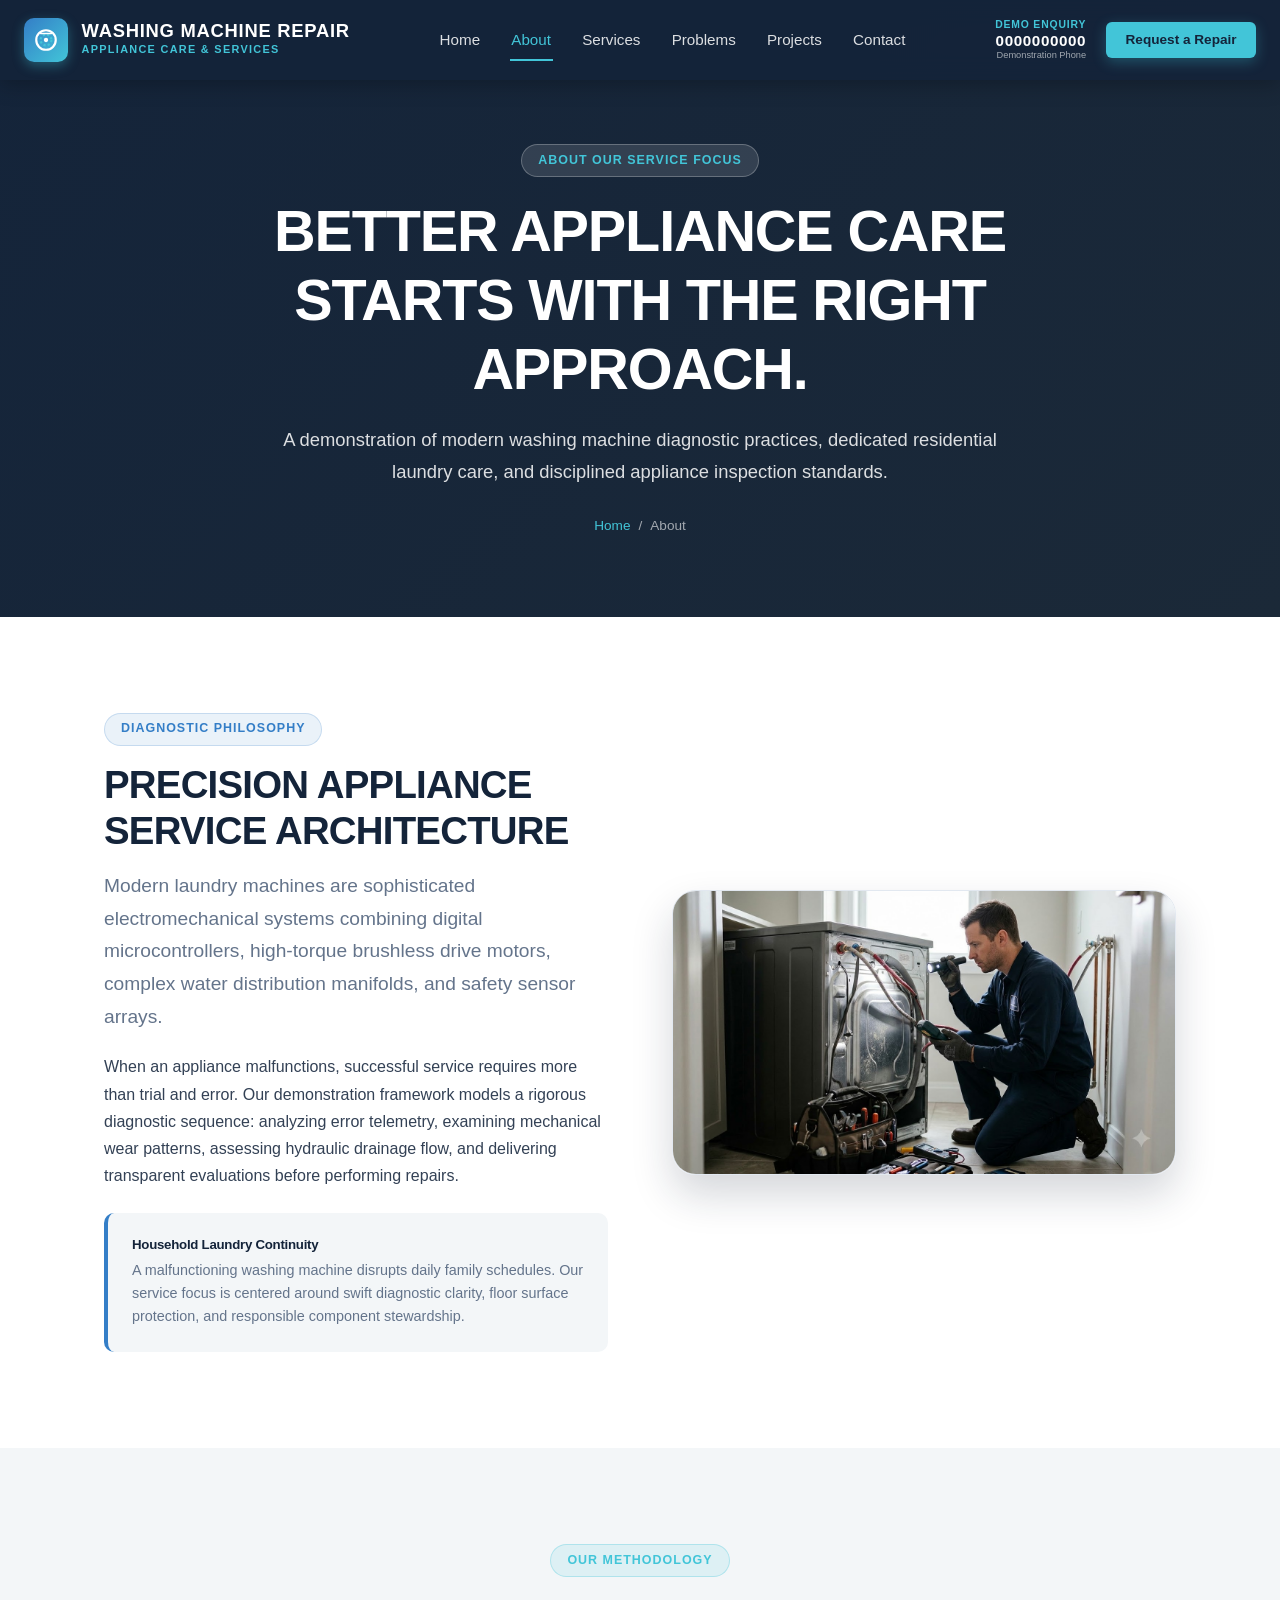
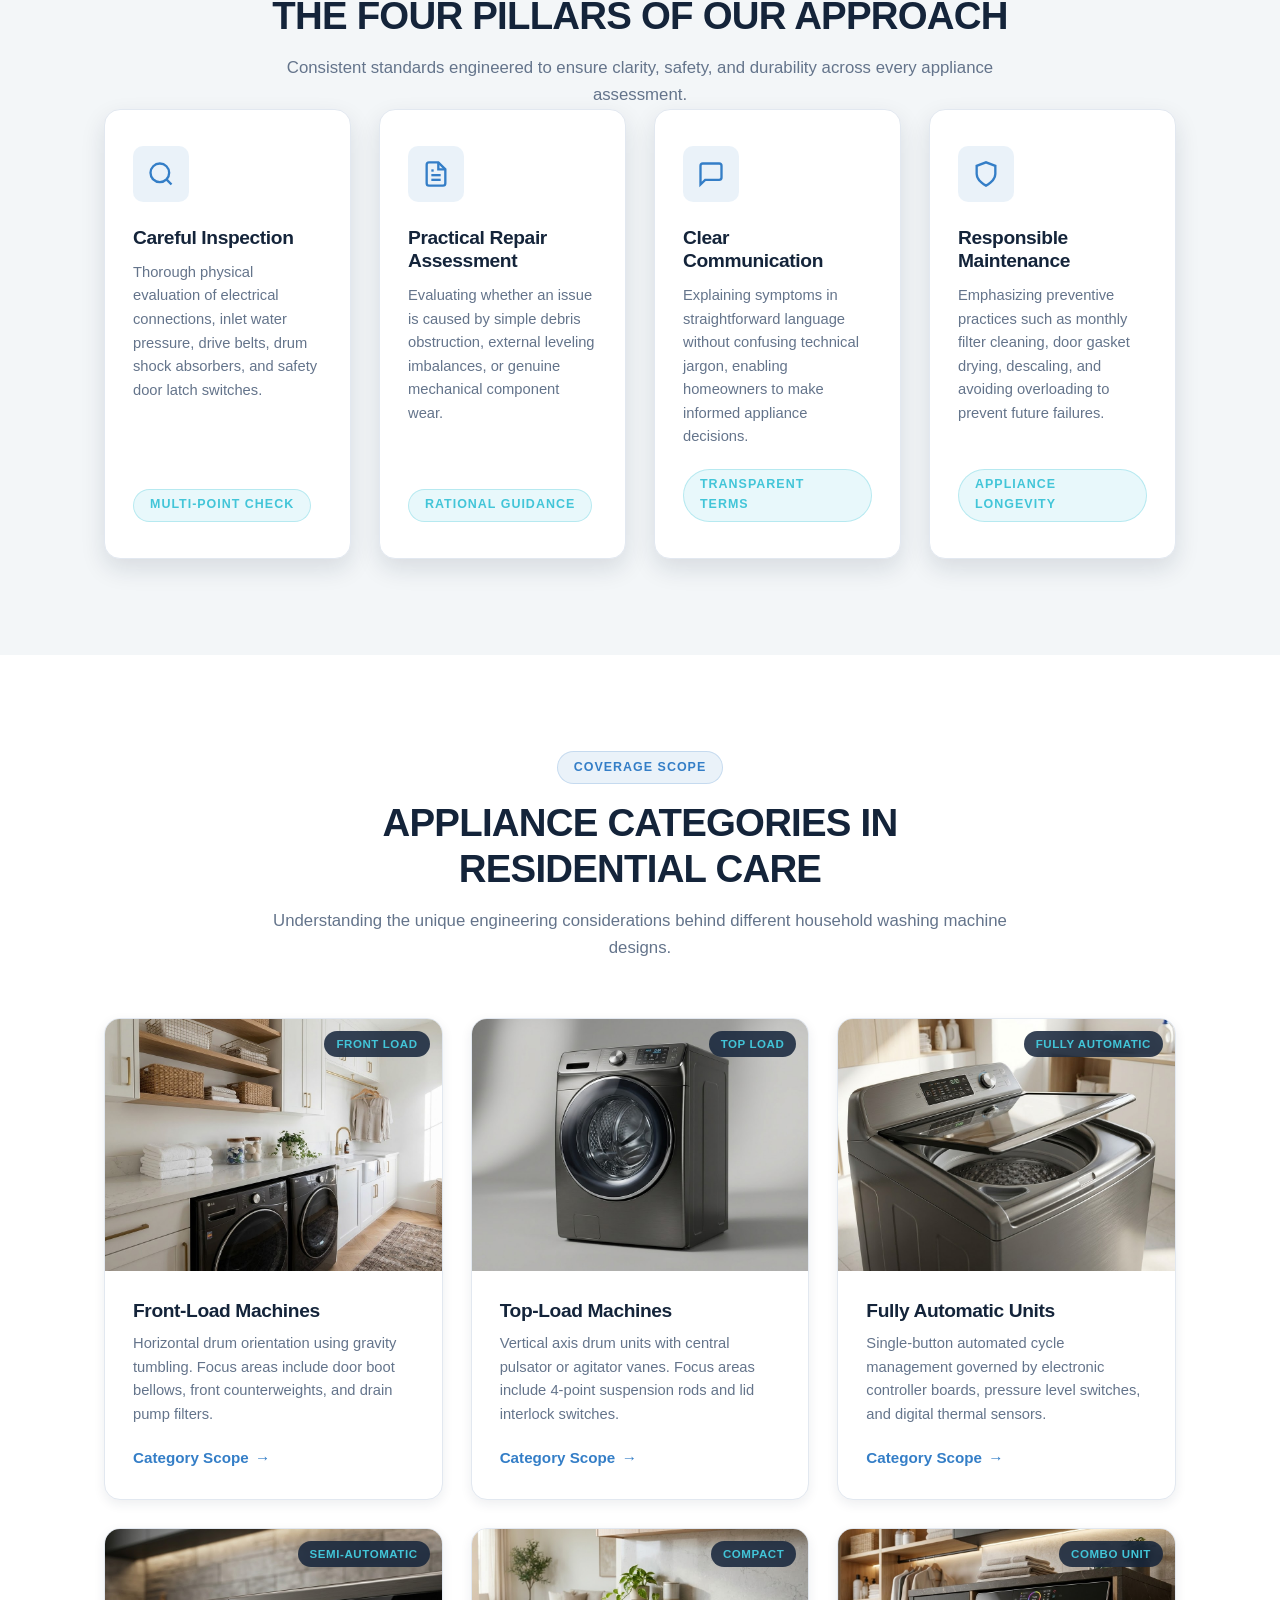
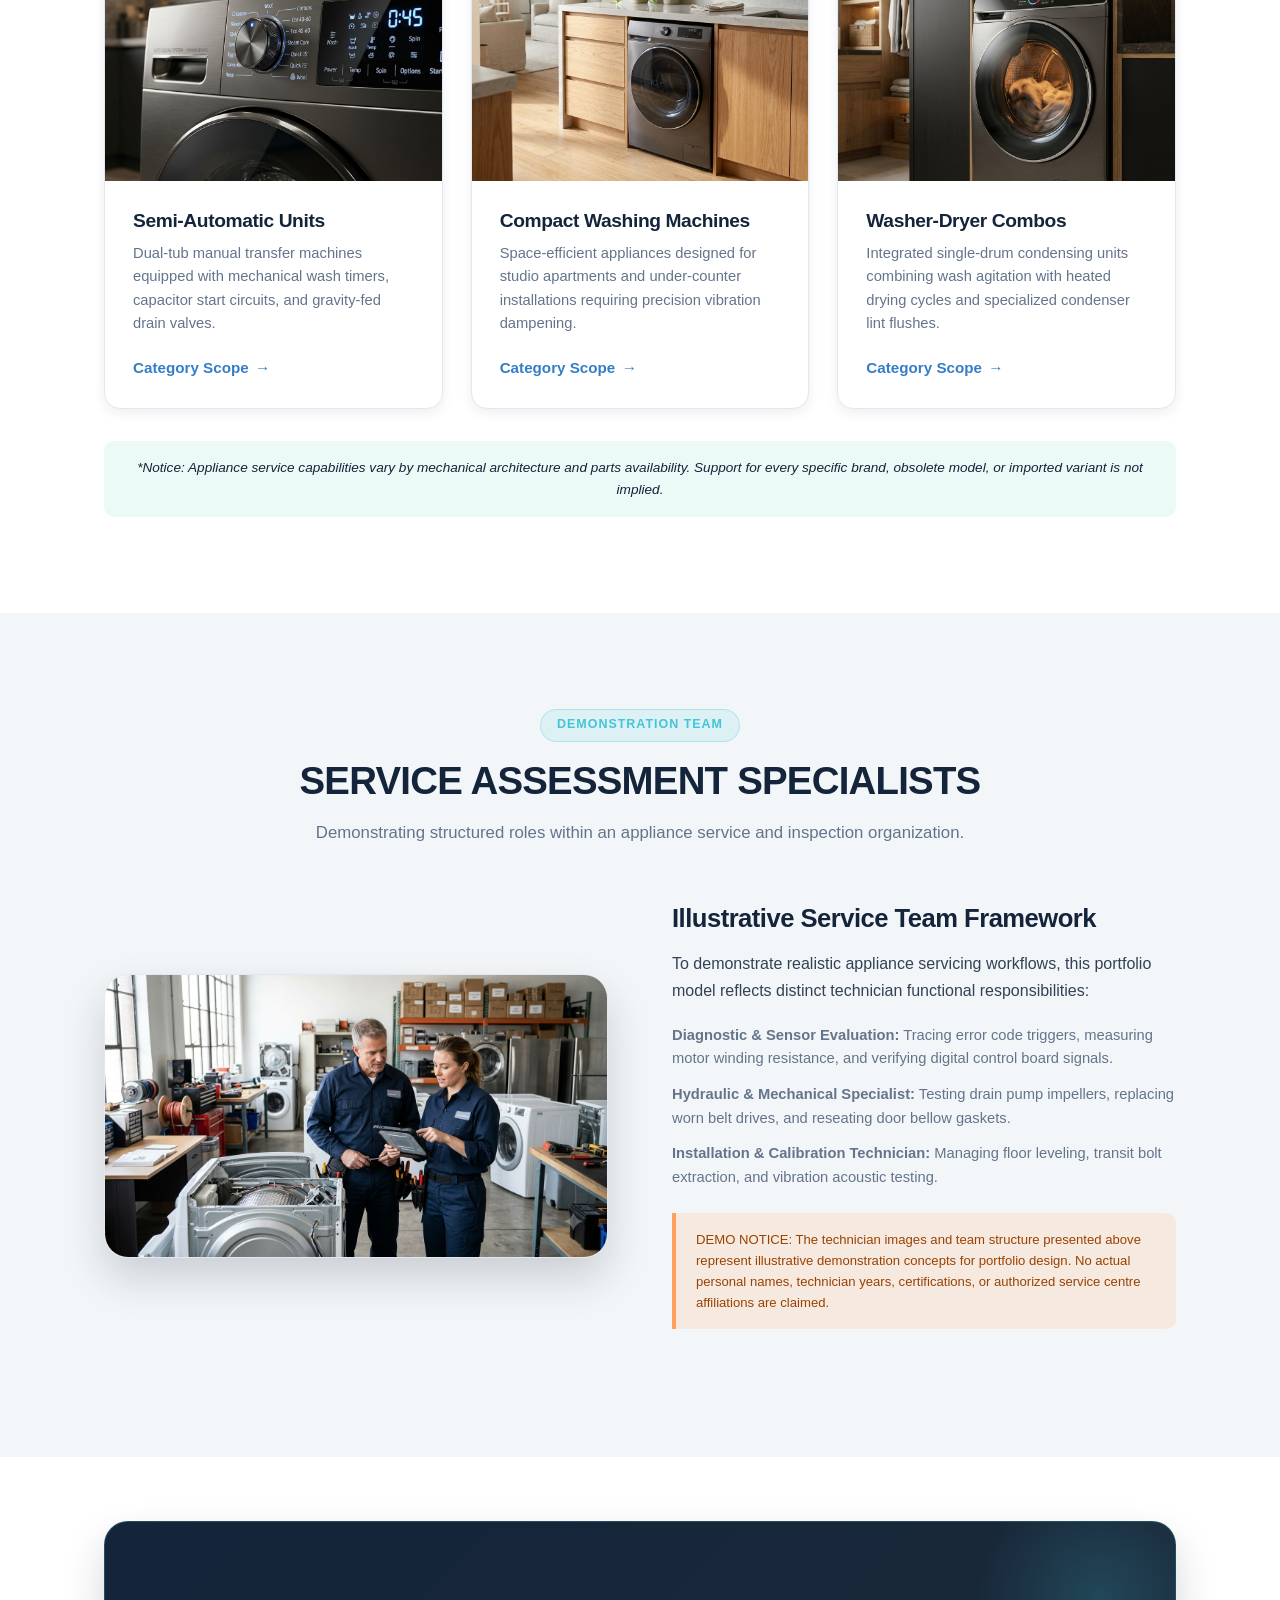
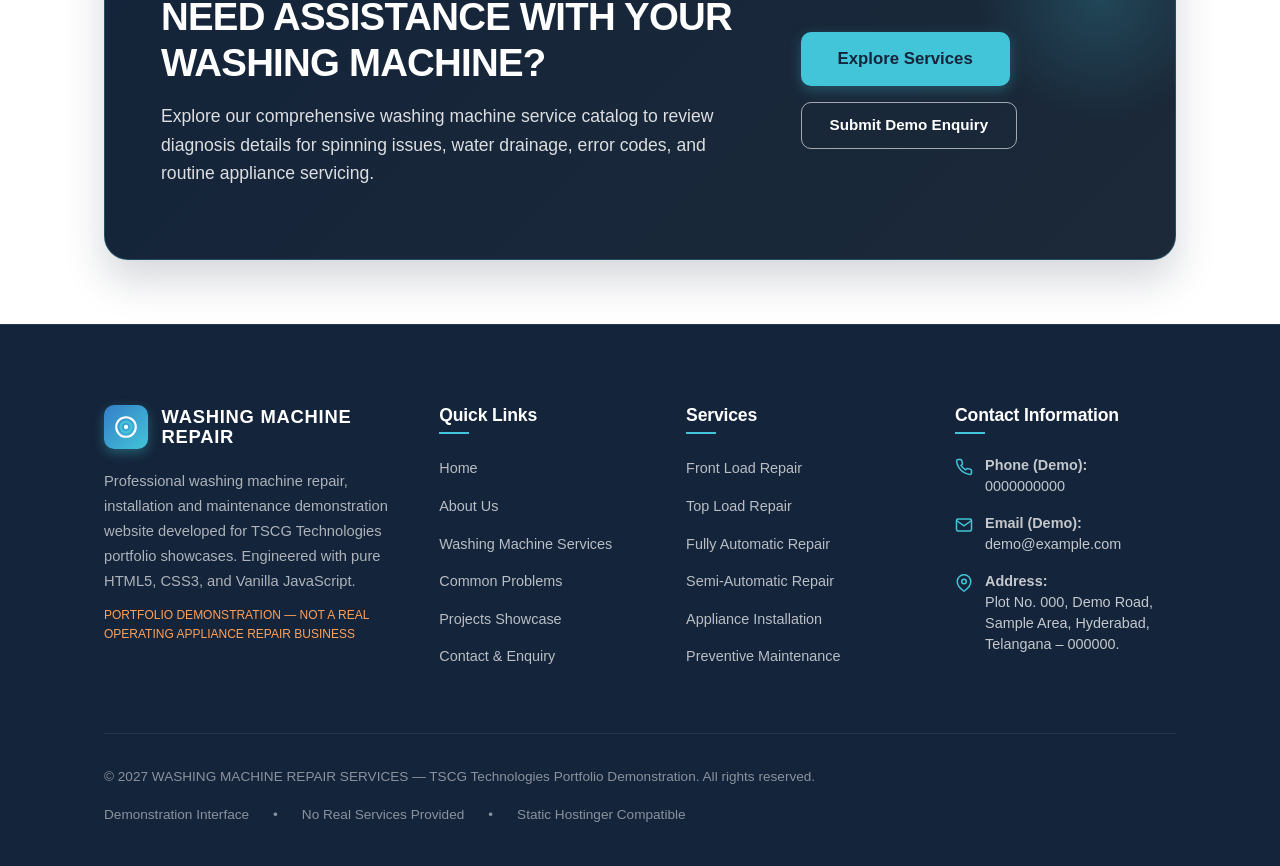
<file: about.html>
<!DOCTYPE html>
<html lang="en">
<head>
  <meta charset="UTF-8">
  <meta name="viewport" content="width=device-width, initial-scale=1.0">
  <title>About | Washing Machine Repair — Approach & Appliance Focus</title>
  <meta name="description" content="Discover our technical approach to residential washing machine inspection, diagnostic care, and preventive maintenance across front load, top load and washer-dryer appliances.">
  <meta property="og:title" content="About | Washing Machine Repair Services Demonstration">
  <meta property="og:description" content="Appliance repair capabilities, systematic inspection approach, and category overview for modern home laundry appliances.">
  <meta property="og:type" content="website">
  <link rel="stylesheet" href="assets/css/style.css">
  <link rel="icon" href="data:image/svg+xml,<svg xmlns='http://www.w3.org/2000/svg' viewBox='0 0 24 24' fill='%2342C5D8'><path d='M12 2C6.48 2 2 6.48 2 12s4.48 10 10 10 10-4.48 10-10S17.52 2 12 2zm0 18c-4.41 0-8-3.59-8-8s3.59-8 8-8 8 3.59 8 8-3.59 8-8 8zm0-14c-3.31 0-6 2.69-6 6s2.69 6 6 6 6-2.69 6-6-2.69-6-6-6z'/></svg>">
</head>
<body>

  <!-- ========================================================================
       HEADER & NAVIGATION
       ======================================================================== -->
  <header class="site-header solid-nav" id="main-header">
    <div class="container-wide header-container">
      <a href="index.html" class="brand-logo" aria-label="Washing Machine Repair Homepage">
        <div class="logo-symbol" aria-hidden="true">
          <svg viewBox="0 0 24 24">
            <circle cx="12" cy="12" r="9" fill="none" stroke="#FFFFFF" stroke-width="2"/>
            <circle cx="12" cy="12" r="5" fill="none" stroke="#42C5D8" stroke-width="2" stroke-dasharray="2 2"/>
            <circle cx="12" cy="12" r="2" fill="#FFFFFF"/>
            <path d="M7 6h10" stroke="#FFFFFF" stroke-width="1.5" stroke-linecap="round"/>
          </svg>
        </div>
        <div class="brand-text-wrap">
          <span class="brand-title">WASHING MACHINE REPAIR</span>
          <span class="brand-subtitle">Appliance Care &amp; Services</span>
        </div>
      </a>

      <!-- Desktop Nav -->
      <nav class="nav-menu" aria-label="Main Navigation">
        <a href="index.html" class="nav-link">Home</a>
        <a href="about.html" class="nav-link active" aria-current="page">About</a>
        <a href="services.html" class="nav-link">Services</a>
        <a href="problems.html" class="nav-link">Problems</a>
        <a href="projects.html" class="nav-link">Projects</a>
        <a href="contact.html" class="nav-link">Contact</a>
      </nav>

      <!-- Header Actions -->
      <div class="header-actions">
        <div class="header-phone-box">
          <span class="phone-label">Demo Enquiry</span>
          <a href="tel:0000000000" class="phone-number">0000000000</a>
          <span class="phone-tag">Demonstration Phone</span>
        </div>
        <a href="contact.html" class="btn btn-aqua btn-sm">Request a Repair</a>
        <button class="mobile-toggle" aria-label="Toggle mobile menu" aria-expanded="false">
          <span></span>
          <span></span>
          <span></span>
        </button>
      </div>
    </div>
  </header>

  <!-- Mobile Drawer Overlay & Nav -->
  <div class="mobile-drawer-overlay"></div>
  <aside class="mobile-nav-drawer" aria-label="Mobile Navigation">
    <div class="brand-logo" style="margin-bottom: 1.5rem;">
      <div class="logo-symbol">
        <svg viewBox="0 0 24 24">
          <circle cx="12" cy="12" r="9" fill="none" stroke="#FFFFFF" stroke-width="2"/>
          <circle cx="12" cy="12" r="5" fill="none" stroke="#42C5D8" stroke-width="2"/>
          <circle cx="12" cy="12" r="2" fill="#FFFFFF"/>
        </svg>
      </div>
      <div class="brand-text-wrap">
        <span class="brand-title">WASHING MACHINE REPAIR</span>
      </div>
    </div>
    <a href="index.html" class="nav-link">Home</a>
    <a href="about.html" class="nav-link active">About</a>
    <a href="services.html" class="nav-link">Services</a>
    <a href="problems.html" class="nav-link">Problems</a>
    <a href="projects.html" class="nav-link">Projects</a>
    <a href="contact.html" class="nav-link">Contact</a>
    <div style="margin-top: 1.5rem;">
      <div class="header-phone-box" style="align-items: flex-start; margin-bottom: 1rem;">
        <span class="phone-label">Demonstration Phone</span>
        <span class="phone-number" style="font-size: 1.1rem;">0000000000</span>
      </div>
      <a href="contact.html" class="btn btn-aqua" style="width: 100%;">Request a Repair</a>
    </div>
  </aside>

  <!-- ========================================================================
       PAGE 2 — ABOUT HERO
       ======================================================================== -->
  <section class="page-hero">
    <div class="container reveal">
      <span class="section-badge badge-white">About Our Service Focus</span>
      <h1 class="page-hero-title">BETTER APPLIANCE CARE STARTS WITH THE RIGHT APPROACH.</h1>
      <p class="page-hero-lead">
        A demonstration of modern washing machine diagnostic practices, dedicated residential laundry care, and disciplined appliance inspection standards.
      </p>
      <div class="breadcrumbs">
        <a href="index.html">Home</a>
        <span>/</span>
        <span>About</span>
      </div>
    </div>
  </section>

  <!-- ========================================================================
       INTRODUCTION & CORE CAPABILITIES
       ======================================================================== -->
  <section class="section bg-white">
    <div class="container">
      <div class="residential-block">
        <div class="residential-content reveal">
          <span class="section-badge">Diagnostic Philosophy</span>
          <h2 class="section-title">PRECISION APPLIANCE SERVICE ARCHITECTURE</h2>
          <p class="lead-text" style="margin-bottom: 1.25rem;">
            Modern laundry machines are sophisticated electromechanical systems combining digital microcontrollers, high-torque brushless drive motors, complex water distribution manifolds, and safety sensor arrays.
          </p>
          <p style="color: var(--color-text-body); line-height: 1.7; margin-bottom: 1.5rem;">
            When an appliance malfunctions, successful service requires more than trial and error. Our demonstration framework models a rigorous diagnostic sequence: analyzing error telemetry, examining mechanical wear patterns, assessing hydraulic drainage flow, and delivering transparent evaluations before performing repairs.
          </p>
          <div style="background: var(--color-light-grey); padding: 1.5rem; border-radius: var(--radius-md); border-left: 4px solid var(--color-primary-blue);">
            <h5 style="color: var(--color-deep-navy); margin-bottom: 0.35rem;">Household Laundry Continuity</h5>
            <p style="font-size: 0.9rem; color: var(--color-text-muted);">
              A malfunctioning washing machine disrupts daily family schedules. Our service focus is centered around swift diagnostic clarity, floor surface protection, and responsible component stewardship.
            </p>
          </div>
        </div>
        <div class="residential-image-box reveal">
          <img src="images/washing-machine-technician.jpg" alt="Technician conducting electrical and drum diagnostic testing on a washing machine" width="1200" height="800" loading="lazy">
        </div>
      </div>
    </div>
  </section>

  <!-- ========================================================================
       OUR APPROACH (4 FEATURE CARDS)
       ======================================================================== -->
  <section class="section bg-light">
    <div class="container">
      <div class="section-header reveal">
        <span class="section-badge badge-aqua">Our Methodology</span>
        <h2 class="section-title">THE FOUR PILLARS OF OUR APPROACH</h2>
        <p class="section-subtitle">Consistent standards engineered to ensure clarity, safety, and durability across every appliance assessment.</p>
      </div>

      <div class="highlights-grid">
        <!-- Pillar 1 -->
        <div class="highlight-card reveal">
          <div class="highlight-icon-wrap">
            <svg width="28" height="28" viewBox="0 0 24 24" fill="none" stroke="currentColor" stroke-width="2">
              <circle cx="11" cy="11" r="8"/>
              <line x1="21" y1="21" x2="16.65" y2="16.65"/>
            </svg>
          </div>
          <h3 class="highlight-title">Careful Inspection</h3>
          <p class="highlight-text">
            Thorough physical evaluation of electrical connections, inlet water pressure, drive belts, drum shock absorbers, and safety door latch switches.
          </p>
          <span class="section-badge badge-aqua" style="align-self: flex-start; margin-bottom: 0;">Multi-Point Check</span>
        </div>

        <!-- Pillar 2 -->
        <div class="highlight-card reveal">
          <div class="highlight-icon-wrap">
            <svg width="28" height="28" viewBox="0 0 24 24" fill="none" stroke="currentColor" stroke-width="2">
              <path d="M14 2H6a2 2 0 0 0-2 2v16a2 2 0 0 0 2 2h12a2 2 0 0 0 2-2V8z"/>
              <polyline points="14 2 14 8 20 8"/>
              <line x1="16" y1="13" x2="8" y2="13"/>
              <line x1="16" y1="17" x2="8" y2="17"/>
              <polyline points="10 9 9 9 8 9"/>
            </svg>
          </div>
          <h3 class="highlight-title">Practical Repair Assessment</h3>
          <p class="highlight-text">
            Evaluating whether an issue is caused by simple debris obstruction, external leveling imbalances, or genuine mechanical component wear.
          </p>
          <span class="section-badge badge-aqua" style="align-self: flex-start; margin-bottom: 0;">Rational Guidance</span>
        </div>

        <!-- Pillar 3 -->
        <div class="highlight-card reveal">
          <div class="highlight-icon-wrap">
            <svg width="28" height="28" viewBox="0 0 24 24" fill="none" stroke="currentColor" stroke-width="2">
              <path d="M21 15a2 2 0 0 1-2 2H7l-4 4V5a2 2 0 0 1 2-2h14a2 2 0 0 1 2 2z"/>
            </svg>
          </div>
          <h3 class="highlight-title">Clear Communication</h3>
          <p class="highlight-text">
            Explaining symptoms in straightforward language without confusing technical jargon, enabling homeowners to make informed appliance decisions.
          </p>
          <span class="section-badge badge-aqua" style="align-self: flex-start; margin-bottom: 0;">Transparent Terms</span>
        </div>

        <!-- Pillar 4 -->
        <div class="highlight-card reveal">
          <div class="highlight-icon-wrap">
            <svg width="28" height="28" viewBox="0 0 24 24" fill="none" stroke="currentColor" stroke-width="2">
              <path d="M12 22s8-4 8-10V5l-8-3-8 3v7c0 6 8 10 8 10z"/>
            </svg>
          </div>
          <h3 class="highlight-title">Responsible Maintenance</h3>
          <p class="highlight-text">
            Emphasizing preventive practices such as monthly filter cleaning, door gasket drying, descaling, and avoiding overloading to prevent future failures.
          </p>
          <span class="section-badge badge-aqua" style="align-self: flex-start; margin-bottom: 0;">Appliance Longevity</span>
        </div>
      </div>
    </div>
  </section>

  <!-- ========================================================================
       APPLIANCE CATEGORIES (6 VISUAL SECTIONS)
       ======================================================================== -->
  <section class="section bg-white">
    <div class="container">
      <div class="section-header reveal">
        <span class="section-badge">Coverage Scope</span>
        <h2 class="section-title">APPLIANCE CATEGORIES IN RESIDENTIAL CARE</h2>
        <p class="section-subtitle">Understanding the unique engineering considerations behind different household washing machine designs.</p>
      </div>

      <div class="categories-grid categories-grid-6">
        <!-- 1 -->
        <div class="category-card reveal">
          <div class="category-image-box">
            <img src="images/washing-machine-front-load.jpg" alt="Front-load washing machine" width="800" height="600" loading="lazy">
            <span class="category-badge">Front Load</span>
          </div>
          <div class="category-body">
            <h3 class="category-title">Front-Load Machines</h3>
            <p class="category-desc">Horizontal drum orientation using gravity tumbling. Focus areas include door boot bellows, front counterweights, and drain pump filters.</p>
            <a href="services.html#front-load" class="link-arrow">Category Scope <span>&rarr;</span></a>
          </div>
        </div>

        <!-- 2 -->
        <div class="category-card reveal">
          <div class="category-image-box">
            <img src="images/washing-machine-top-load.jpg" alt="Top-load washing machine" width="800" height="600" loading="lazy">
            <span class="category-badge">Top Load</span>
          </div>
          <div class="category-body">
            <h3 class="category-title">Top-Load Machines</h3>
            <p class="category-desc">Vertical axis drum units with central pulsator or agitator vanes. Focus areas include 4-point suspension rods and lid interlock switches.</p>
            <a href="services.html#top-load" class="link-arrow">Category Scope <span>&rarr;</span></a>
          </div>
        </div>

        <!-- 3 -->
        <div class="category-card reveal">
          <div class="category-image-box">
            <img src="images/washing-machine-fully-automatic.jpg" alt="Fully automatic washing machine" width="800" height="600" loading="lazy">
            <span class="category-badge">Fully Automatic</span>
          </div>
          <div class="category-body">
            <h3 class="category-title">Fully Automatic Units</h3>
            <p class="category-desc">Single-button automated cycle management governed by electronic controller boards, pressure level switches, and digital thermal sensors.</p>
            <a href="services.html#fully-automatic" class="link-arrow">Category Scope <span>&rarr;</span></a>
          </div>
        </div>

        <!-- 4 -->
        <div class="category-card reveal">
          <div class="category-image-box">
            <img src="images/washing-machine-semi-automatic.jpg" alt="Semi-automatic washing machine" width="800" height="600" loading="lazy">
            <span class="category-badge">Semi-Automatic</span>
          </div>
          <div class="category-body">
            <h3 class="category-title">Semi-Automatic Units</h3>
            <p class="category-desc">Dual-tub manual transfer machines equipped with mechanical wash timers, capacitor start circuits, and gravity-fed drain valves.</p>
            <a href="services.html#semi-automatic" class="link-arrow">Category Scope <span>&rarr;</span></a>
          </div>
        </div>

        <!-- 5 -->
        <div class="category-card reveal">
          <div class="category-image-box">
            <img src="images/washing-machine-compact.jpg" alt="Compact washing machine" width="800" height="600" loading="lazy">
            <span class="category-badge">Compact</span>
          </div>
          <div class="category-body">
            <h3 class="category-title">Compact Washing Machines</h3>
            <p class="category-desc">Space-efficient appliances designed for studio apartments and under-counter installations requiring precision vibration dampening.</p>
            <a href="services.html#installation" class="link-arrow">Category Scope <span>&rarr;</span></a>
          </div>
        </div>

        <!-- 6 -->
        <div class="category-card reveal">
          <div class="category-image-box">
            <img src="images/washing-machine-washer-dryer-cat.jpg" alt="Washer-dryer combination unit" width="800" height="600" loading="lazy">
            <span class="category-badge">Combo Unit</span>
          </div>
          <div class="category-body">
            <h3 class="category-title">Washer-Dryer Combos</h3>
            <p class="category-desc">Integrated single-drum condensing units combining wash agitation with heated drying cycles and specialized condenser lint flushes.</p>
            <a href="services.html#washer-dryer" class="link-arrow">Category Scope <span>&rarr;</span></a>
          </div>
        </div>
      </div>

      <div style="margin-top: 2rem; background: var(--color-mint-subtle); padding: 1rem 1.5rem; border-radius: var(--radius-md); text-align: center; font-size: 0.85rem; color: var(--color-deep-navy);">
        <em>*Notice: Appliance service capabilities vary by mechanical architecture and parts availability. Support for every specific brand, obsolete model, or imported variant is not implied.</em>
      </div>
    </div>
  </section>

  <!-- ========================================================================
       TEAM SECTION (ILLUSTRATIVE DEMO PROFILES)
       ======================================================================== -->
  <section class="section bg-light">
    <div class="container">
      <div class="section-header reveal">
        <span class="section-badge badge-aqua">Demonstration Team</span>
        <h2 class="section-title">SERVICE ASSESSMENT SPECIALISTS</h2>
        <p class="section-subtitle">Demonstrating structured roles within an appliance service and inspection organization.</p>
      </div>

      <div class="residential-block" style="margin-bottom: 2rem;">
        <div class="residential-image-box reveal">
          <img src="images/washing-machine-team.jpg" alt="Illustrative technician profiles performing laundry appliance diagnostic tests" width="1200" height="675" loading="lazy">
        </div>
        <div class="residential-content reveal">
          <h3 style="margin-bottom: 1rem;">Illustrative Service Team Framework</h3>
          <p style="color: var(--color-text-body); line-height: 1.7; margin-bottom: 1.25rem;">
            To demonstrate realistic appliance servicing workflows, this portfolio model reflects distinct technician functional responsibilities:
          </p>
          <ul style="display: flex; flex-direction: column; gap: 0.75rem; font-size: 0.92rem; color: var(--color-text-muted);">
            <li><strong>Diagnostic &amp; Sensor Evaluation:</strong> Tracing error code triggers, measuring motor winding resistance, and verifying digital control board signals.</li>
            <li><strong>Hydraulic &amp; Mechanical Specialist:</strong> Testing drain pump impellers, replacing worn belt drives, and reseating door bellow gaskets.</li>
            <li><strong>Installation &amp; Calibration Technician:</strong> Managing floor leveling, transit bolt extraction, and vibration acoustic testing.</li>
          </ul>

          <div style="margin-top: 1.5rem; padding: 1rem 1.25rem; background: rgba(255, 161, 90, 0.15); border-left: 4px solid var(--color-accent-orange); border-radius: 0 var(--radius-md) var(--radius-md) 0;">
            <p style="font-size: 0.82rem; color: #9c4200; font-weight: var(--font-weight-medium);">
              DEMO NOTICE: The technician images and team structure presented above represent illustrative demonstration concepts for portfolio design. No actual personal names, technician years, certifications, or authorized service centre affiliations are claimed.
            </p>
          </div>
        </div>
      </div>
    </div>
  </section>

  <!-- ========================================================================
       ABOUT CTA
       ======================================================================== -->
  <section class="section-sm bg-white">
    <div class="container">
      <div class="cta-banner reveal">
        <div class="cta-banner-content">
          <h2>NEED ASSISTANCE WITH YOUR WASHING MACHINE?</h2>
          <p>
            Explore our comprehensive washing machine service catalog to review diagnosis details for spinning issues, water drainage, error codes, and routine appliance servicing.
          </p>
        </div>
        <div class="cta-banner-actions">
          <a href="services.html" class="btn btn-aqua btn-lg">Explore Services</a>
          <a href="contact.html" class="btn btn-outline-white">Submit Demo Enquiry</a>
        </div>
      </div>
    </div>
  </section>

  <!-- ========================================================================
       GLOBAL FOOTER
       ======================================================================== -->
  <footer class="site-footer">
    <div class="container">
      <div class="footer-grid-4">
        <div class="footer-col-about">
          <a href="index.html" class="brand-logo">
            <div class="logo-symbol">
              <svg viewBox="0 0 24 24">
                <circle cx="12" cy="12" r="9" fill="none" stroke="#FFFFFF" stroke-width="2"/>
                <circle cx="12" cy="12" r="5" fill="none" stroke="#42C5D8" stroke-width="2"/>
                <circle cx="12" cy="12" r="2" fill="#FFFFFF"/>
              </svg>
            </div>
            <div class="brand-text-wrap">
              <span class="brand-title">WASHING MACHINE REPAIR</span>
            </div>
          </a>
          <p>
            Professional washing machine repair, installation and maintenance demonstration website developed for TSCG Technologies portfolio showcases. Engineered with pure HTML5, CSS3, and Vanilla JavaScript.
          </p>
          <div class="footer-demo-note">
            PORTFOLIO DEMONSTRATION — NOT A REAL OPERATING APPLIANCE REPAIR BUSINESS
          </div>
        </div>

        <div class="footer-col-links">
          <h4 class="footer-col-title">Quick Links</h4>
          <ul class="footer-links-list">
            <li><a href="index.html">Home</a></li>
            <li><a href="about.html">About Us</a></li>
            <li><a href="services.html">Washing Machine Services</a></li>
            <li><a href="problems.html">Common Problems</a></li>
            <li><a href="projects.html">Projects Showcase</a></li>
            <li><a href="contact.html">Contact &amp; Enquiry</a></li>
          </ul>
        </div>

        <div class="footer-col-services">
          <h4 class="footer-col-title">Services</h4>
          <ul class="footer-links-list">
            <li><a href="services.html#front-load">Front Load Repair</a></li>
            <li><a href="services.html#top-load">Top Load Repair</a></li>
            <li><a href="services.html#fully-automatic">Fully Automatic Repair</a></li>
            <li><a href="services.html#semi-automatic">Semi-Automatic Repair</a></li>
            <li><a href="services.html#installation">Appliance Installation</a></li>
            <li><a href="services.html#maintenance">Preventive Maintenance</a></li>
          </ul>
        </div>

        <div class="footer-col-contact">
          <h4 class="footer-col-title">Contact Information</h4>
          <div class="footer-contact-info">
            <div class="contact-item">
              <svg width="18" height="18" viewBox="0 0 24 24" fill="none" stroke="currentColor" stroke-width="2">
                <path d="M22 16.92v3a2 2 0 0 1-2.18 2 19.79 19.79 0 0 1-8.63-3.07 19.5 19.5 0 0 1-6-6 19.79 19.79 0 0 1-3.07-8.67A2 2 0 0 1 4.11 2h3a2 2 0 0 1 2 1.72 12.84 12.84 0 0 0 .7 2.81 2 2 0 0 1-.45 2.11L8.09 9.91a16 16 0 0 0 6 6l1.27-1.27a2 2 0 0 1 2.11-.45 12.84 12.84 0 0 0 2.81.7A2 2 0 0 1 22 16.92z"/>
              </svg>
              <div>
                <strong>Phone (Demo):</strong><br>
                <span>0000000000</span>
              </div>
            </div>
            <div class="contact-item">
              <svg width="18" height="18" viewBox="0 0 24 24" fill="none" stroke="currentColor" stroke-width="2">
                <path d="M4 4h16c1.1 0 2 .9 2 2v12c0 1.1-.9 2-2 2H4c-1.1 0-2-.9-2-2V6c0-1.1.9-2 2-2z"/>
                <polyline points="22,6 12,13 2,6"/>
              </svg>
              <div>
                <strong>Email (Demo):</strong><br>
                <span>demo@example.com</span>
              </div>
            </div>
            <div class="contact-item">
              <svg width="18" height="18" viewBox="0 0 24 24" fill="none" stroke="currentColor" stroke-width="2">
                <path d="M21 10c0 7-9 13-9 13s-9-6-9-13a9 9 0 0 1 18 0z"/>
                <circle cx="12" cy="10" r="3"/>
              </svg>
              <div>
                <strong>Address:</strong><br>
                <span>Plot No. 000, Demo Road, Sample Area, Hyderabad, Telangana – 000000.</span>
              </div>
            </div>
          </div>
        </div>
      </div>

      <div class="footer-bottom">
        <p>&copy; 2027 WASHING MACHINE REPAIR SERVICES — TSCG Technologies Portfolio Demonstration. All rights reserved.</p>
        <div class="footer-legal-links">
          <span>Demonstration Interface</span>
          <span>•</span>
          <span>No Real Services Provided</span>
          <span>•</span>
          <span>Static Hostinger Compatible</span>
        </div>
      </div>
    </div>
  </footer>

  <button class="back-to-top" aria-label="Back to top">
    <svg width="20" height="20" viewBox="0 0 24 24" fill="none" stroke="currentColor" stroke-width="2.5">
      <polyline points="18 15 12 9 6 15"/>
    </svg>
  </button>

  <script src="assets/js/main.js"></script>
</body>
</html>
</file>
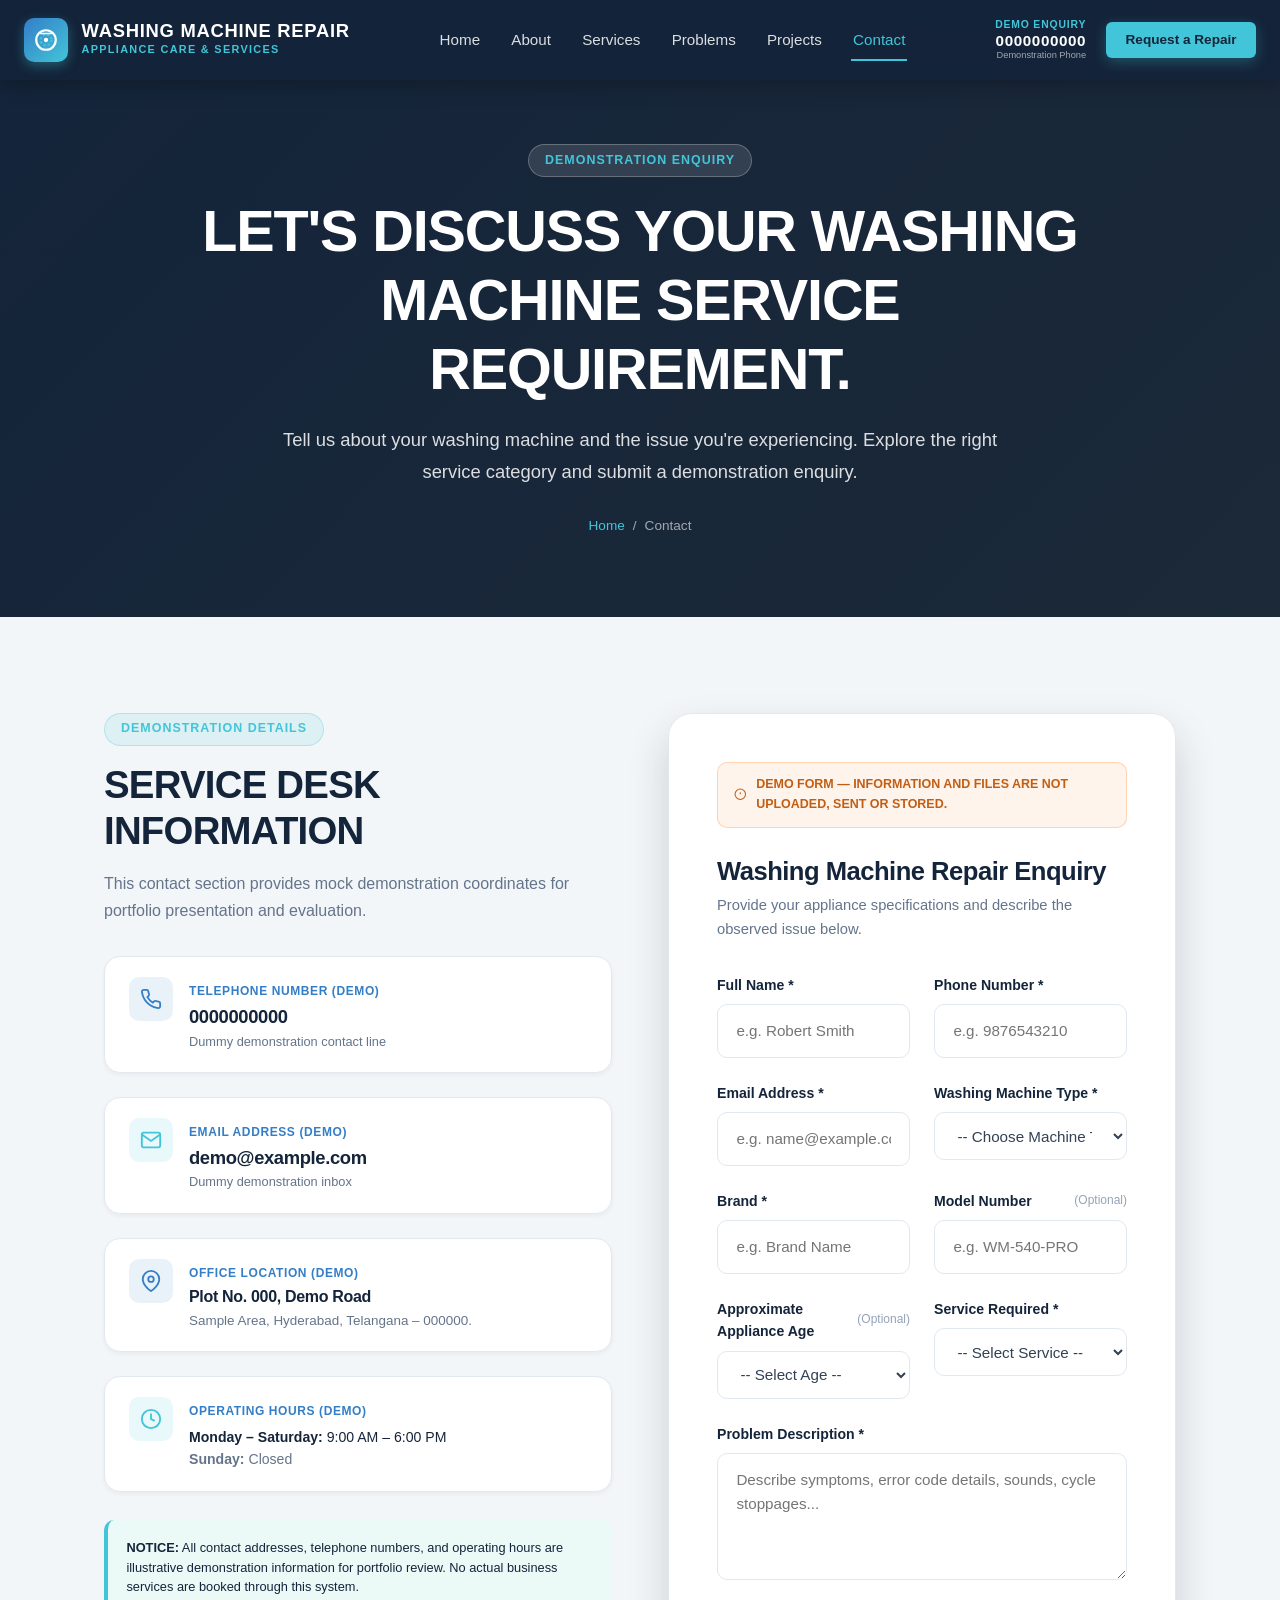
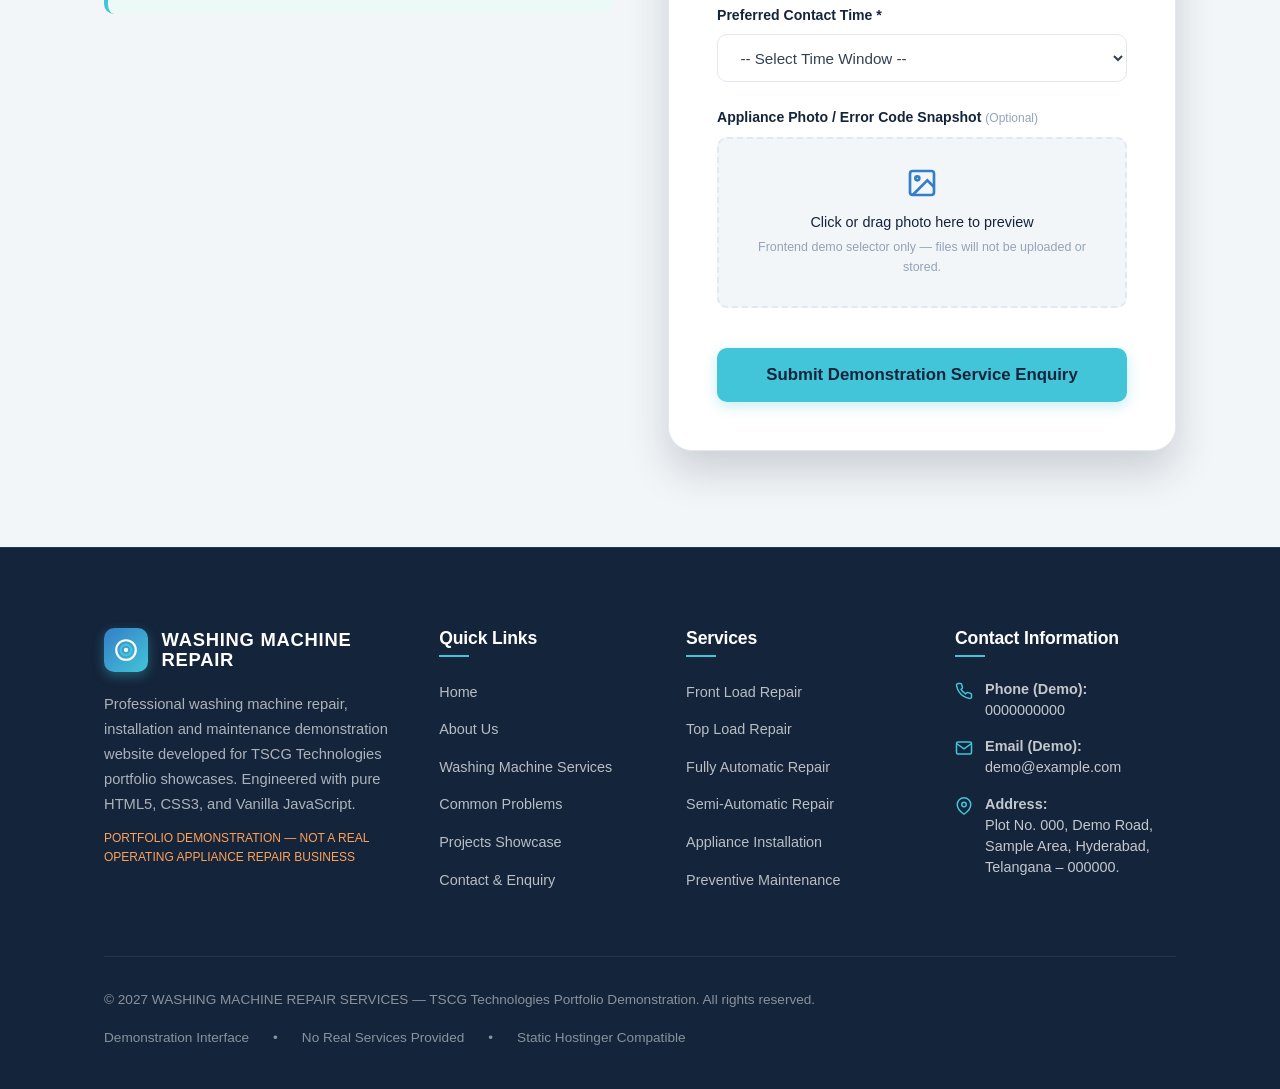
<file: contact.html>
<!DOCTYPE html>
<html lang="en">
<head>
  <meta charset="UTF-8">
  <meta name="viewport" content="width=device-width, initial-scale=1.0">
  <title>Contact | Washing Machine Repair — Service Enquiry &amp; Demo Form</title>
  <meta name="description" content="Submit a washing machine repair, maintenance or installation enquiry. Explore diagnostic request fields and photo upload simulator for appliance care demonstration.">
  <meta property="og:title" content="Contact & Enquiry | Washing Machine Repair Services Demonstration">
  <meta property="og:description" content="Reach out for washing machine service inquiries, repair diagnostics and installation scheduling demonstration.">
  <meta property="og:type" content="website">
  <link rel="stylesheet" href="assets/css/style.css">
  <link rel="icon" href="data:image/svg+xml,<svg xmlns='http://www.w3.org/2000/svg' viewBox='0 0 24 24' fill='%2342C5D8'><path d='M12 2C6.48 2 2 6.48 2 12s4.48 10 10 10 10-4.48 10-10S17.52 2 12 2zm0 18c-4.41 0-8-3.59-8-8s3.59-8 8-8 8 3.59 8 8-3.59 8-8 8zm0-14c-3.31 0-6 2.69-6 6s2.69 6 6 6 6-2.69 6-6-2.69-6-6-6z'/></svg>">
</head>
<body>

  <!-- ========================================================================
       HEADER & NAVIGATION
       ======================================================================== -->
  <header class="site-header solid-nav" id="main-header">
    <div class="container-wide header-container">
      <a href="index.html" class="brand-logo" aria-label="Washing Machine Repair Homepage">
        <div class="logo-symbol" aria-hidden="true">
          <svg viewBox="0 0 24 24">
            <circle cx="12" cy="12" r="9" fill="none" stroke="#FFFFFF" stroke-width="2"/>
            <circle cx="12" cy="12" r="5" fill="none" stroke="#42C5D8" stroke-width="2" stroke-dasharray="2 2"/>
            <circle cx="12" cy="12" r="2" fill="#FFFFFF"/>
            <path d="M7 6h10" stroke="#FFFFFF" stroke-width="1.5" stroke-linecap="round"/>
          </svg>
        </div>
        <div class="brand-text-wrap">
          <span class="brand-title">WASHING MACHINE REPAIR</span>
          <span class="brand-subtitle">Appliance Care &amp; Services</span>
        </div>
      </a>

      <!-- Desktop Nav -->
      <nav class="nav-menu" aria-label="Main Navigation">
        <a href="index.html" class="nav-link">Home</a>
        <a href="about.html" class="nav-link">About</a>
        <a href="services.html" class="nav-link">Services</a>
        <a href="problems.html" class="nav-link">Problems</a>
        <a href="projects.html" class="nav-link">Projects</a>
        <a href="contact.html" class="nav-link active" aria-current="page">Contact</a>
      </nav>

      <!-- Header Actions -->
      <div class="header-actions">
        <div class="header-phone-box">
          <span class="phone-label">Demo Enquiry</span>
          <a href="tel:0000000000" class="phone-number">0000000000</a>
          <span class="phone-tag">Demonstration Phone</span>
        </div>
        <a href="contact.html" class="btn btn-aqua btn-sm">Request a Repair</a>
        <button class="mobile-toggle" aria-label="Toggle mobile menu" aria-expanded="false">
          <span></span>
          <span></span>
          <span></span>
        </button>
      </div>
    </div>
  </header>

  <!-- Mobile Drawer Overlay & Nav -->
  <div class="mobile-drawer-overlay"></div>
  <aside class="mobile-nav-drawer" aria-label="Mobile Navigation">
    <div class="brand-logo" style="margin-bottom: 1.5rem;">
      <div class="logo-symbol">
        <svg viewBox="0 0 24 24">
          <circle cx="12" cy="12" r="9" fill="none" stroke="#FFFFFF" stroke-width="2"/>
          <circle cx="12" cy="12" r="5" fill="none" stroke="#42C5D8" stroke-width="2"/>
          <circle cx="12" cy="12" r="2" fill="#FFFFFF"/>
        </svg>
      </div>
      <div class="brand-text-wrap">
        <span class="brand-title">WASHING MACHINE REPAIR</span>
      </div>
    </div>
    <a href="index.html" class="nav-link">Home</a>
    <a href="about.html" class="nav-link">About</a>
    <a href="services.html" class="nav-link">Services</a>
    <a href="problems.html" class="nav-link">Problems</a>
    <a href="projects.html" class="nav-link">Projects</a>
    <a href="contact.html" class="nav-link active">Contact</a>
    <div style="margin-top: 1.5rem;">
      <div class="header-phone-box" style="align-items: flex-start; margin-bottom: 1rem;">
        <span class="phone-label">Demonstration Phone</span>
        <span class="phone-number" style="font-size: 1.1rem;">0000000000</span>
      </div>
      <a href="contact.html" class="btn btn-aqua" style="width: 100%;">Request a Repair</a>
    </div>
  </aside>

  <!-- ========================================================================
       PAGE 6 — CONTACT HERO
       ======================================================================== -->
  <section class="page-hero">
    <div class="container reveal">
      <span class="section-badge badge-white">Demonstration Enquiry</span>
      <h1 class="page-hero-title">LET'S DISCUSS YOUR WASHING MACHINE SERVICE REQUIREMENT.</h1>
      <p class="page-hero-lead">
        Tell us about your washing machine and the issue you're experiencing. Explore the right service category and submit a demonstration enquiry.
      </p>
      <div class="breadcrumbs">
        <a href="index.html">Home</a>
        <span>/</span>
        <span>Contact</span>
      </div>
    </div>
  </section>

  <!-- ========================================================================
       CONTACT INFO & ENQUIRY FORM SECTION
       ======================================================================== -->
  <section class="section bg-light">
    <div class="container">
      <div class="residential-block" style="align-items: flex-start; gap: 3.5rem;">

        <!-- Left: Demonstration Contact Information -->
        <div class="residential-content reveal" style="position: sticky; top: 110px;">
          <span class="section-badge badge-aqua">Demonstration Details</span>
          <h2 class="section-title">SERVICE DESK INFORMATION</h2>
          <p class="lead-text" style="font-size: 1rem; margin-bottom: 2rem;">
            This contact section provides mock demonstration coordinates for portfolio presentation and evaluation.
          </p>

          <div style="display: flex; flex-direction: column; gap: 1.5rem;">
            <!-- Phone -->
            <div style="display: flex; gap: 1rem; align-items: flex-start; background: var(--color-white); padding: 1.25rem 1.5rem; border-radius: var(--radius-lg); border: 1px solid var(--color-mid-grey); box-shadow: var(--shadow-sm);">
              <div style="width: 44px; height: 44px; border-radius: var(--radius-md); background: rgba(52, 126, 199, 0.1); color: var(--color-primary-blue); display: flex; align-items: center; justify-content: center; flex-shrink: 0;">
                <svg width="22" height="22" viewBox="0 0 24 24" fill="none" stroke="currentColor" stroke-width="2">
                  <path d="M22 16.92v3a2 2 0 0 1-2.18 2 19.79 19.79 0 0 1-8.63-3.07 19.5 19.5 0 0 1-6-6 19.79 19.79 0 0 1-3.07-8.67A2 2 0 0 1 4.11 2h3a2 2 0 0 1 2 1.72 12.84 12.84 0 0 0 .7 2.81 2 2 0 0 1-.45 2.11L8.09 9.91a16 16 0 0 0 6 6l1.27-1.27a2 2 0 0 1 2.11-.45 12.84 12.84 0 0 0 2.81.7A2 2 0 0 1 22 16.92z"/>
                </svg>
              </div>
              <div>
                <span style="font-size: 0.75rem; text-transform: uppercase; font-weight: var(--font-weight-bold); color: var(--color-primary-blue); letter-spacing: 0.05em;">Telephone Number (Demo)</span>
                <h4 style="margin: 0.2rem 0; font-size: 1.15rem; color: var(--color-deep-navy);">0000000000</h4>
                <p style="font-size: 0.8rem; color: var(--color-text-muted);">Dummy demonstration contact line</p>
              </div>
            </div>

            <!-- Email -->
            <div style="display: flex; gap: 1rem; align-items: flex-start; background: var(--color-white); padding: 1.25rem 1.5rem; border-radius: var(--radius-lg); border: 1px solid var(--color-mid-grey); box-shadow: var(--shadow-sm);">
              <div style="width: 44px; height: 44px; border-radius: var(--radius-md); background: rgba(66, 197, 216, 0.12); color: var(--color-aqua-cyan); display: flex; align-items: center; justify-content: center; flex-shrink: 0;">
                <svg width="22" height="22" viewBox="0 0 24 24" fill="none" stroke="currentColor" stroke-width="2">
                  <path d="M4 4h16c1.1 0 2 .9 2 2v12c0 1.1-.9 2-2 2H4c-1.1 0-2-.9-2-2V6c0-1.1.9-2 2-2z"/>
                  <polyline points="22,6 12,13 2,6"/>
                </svg>
              </div>
              <div>
                <span style="font-size: 0.75rem; text-transform: uppercase; font-weight: var(--font-weight-bold); color: var(--color-primary-blue); letter-spacing: 0.05em;">Email Address (Demo)</span>
                <h4 style="margin: 0.2rem 0; font-size: 1.15rem; color: var(--color-deep-navy);">demo@example.com</h4>
                <p style="font-size: 0.8rem; color: var(--color-text-muted);">Dummy demonstration inbox</p>
              </div>
            </div>

            <!-- Address -->
            <div style="display: flex; gap: 1rem; align-items: flex-start; background: var(--color-white); padding: 1.25rem 1.5rem; border-radius: var(--radius-lg); border: 1px solid var(--color-mid-grey); box-shadow: var(--shadow-sm);">
              <div style="width: 44px; height: 44px; border-radius: var(--radius-md); background: rgba(52, 126, 199, 0.1); color: var(--color-primary-blue); display: flex; align-items: center; justify-content: center; flex-shrink: 0;">
                <svg width="22" height="22" viewBox="0 0 24 24" fill="none" stroke="currentColor" stroke-width="2">
                  <path d="M21 10c0 7-9 13-9 13s-9-6-9-13a9 9 0 0 1 18 0z"/>
                  <circle cx="12" cy="10" r="3"/>
                </svg>
              </div>
              <div>
                <span style="font-size: 0.75rem; text-transform: uppercase; font-weight: var(--font-weight-bold); color: var(--color-primary-blue); letter-spacing: 0.05em;">Office Location (Demo)</span>
                <h4 style="margin: 0.2rem 0; font-size: 1rem; color: var(--color-deep-navy);">Plot No. 000, Demo Road</h4>
                <p style="font-size: 0.84rem; color: var(--color-text-muted);">Sample Area, Hyderabad, Telangana – 000000.</p>
              </div>
            </div>

            <!-- Hours -->
            <div style="display: flex; gap: 1rem; align-items: flex-start; background: var(--color-white); padding: 1.25rem 1.5rem; border-radius: var(--radius-lg); border: 1px solid var(--color-mid-grey); box-shadow: var(--shadow-sm);">
              <div style="width: 44px; height: 44px; border-radius: var(--radius-md); background: rgba(66, 197, 216, 0.12); color: var(--color-aqua-cyan); display: flex; align-items: center; justify-content: center; flex-shrink: 0;">
                <svg width="22" height="22" viewBox="0 0 24 24" fill="none" stroke="currentColor" stroke-width="2">
                  <circle cx="12" cy="12" r="10"/>
                  <polyline points="12 6 12 12 16 14"/>
                </svg>
              </div>
              <div>
                <span style="font-size: 0.75rem; text-transform: uppercase; font-weight: var(--font-weight-bold); color: var(--color-primary-blue); letter-spacing: 0.05em;">Operating Hours (Demo)</span>
                <p style="font-size: 0.88rem; color: var(--color-deep-navy); margin-top: 0.2rem;"><strong>Monday – Saturday:</strong> 9:00 AM – 6:00 PM</p>
                <p style="font-size: 0.88rem; color: var(--color-text-muted);"><strong>Sunday:</strong> Closed</p>
              </div>
            </div>
          </div>

          <div style="margin-top: 1.75rem; background: var(--color-mint-subtle); padding: 1.15rem; border-radius: var(--radius-md); border-left: 4px solid var(--color-aqua-cyan);">
            <p style="font-size: 0.8rem; color: var(--color-deep-navy); line-height: 1.5;">
              <strong>NOTICE:</strong> All contact addresses, telephone numbers, and operating hours are illustrative demonstration information for portfolio review. No actual business services are booked through this system.
            </p>
          </div>
        </div>

        <!-- Right: Comprehensive Repair Enquiry Form -->
        <div class="form-card reveal">
          <div class="demo-form-badge">
            <svg width="18" height="18" viewBox="0 0 24 24" fill="none" stroke="currentColor" stroke-width="2">
              <circle cx="12" cy="12" r="10"/><line x1="12" y1="8" x2="12" y2="12"/><line x1="12" y1="16" x2="12.01" y2="16"/>
            </svg>
            DEMO FORM — INFORMATION AND FILES ARE NOT UPLOADED, SENT OR STORED.
          </div>

          <h3 style="margin-bottom: 0.5rem;">Washing Machine Repair Enquiry</h3>
          <p style="font-size: 0.92rem; color: var(--color-text-muted); margin-bottom: 2rem;">
            Provide your appliance specifications and describe the observed issue below.
          </p>

          <form class="demo-service-form" novalidate>
            <!-- Name & Phone -->
            <div class="form-grid-2">
              <div class="form-group">
                <label class="form-label" for="c-name">Full Name *</label>
                <input type="text" id="c-name" class="form-control" placeholder="e.g. Robert Smith" required>
                <span class="error-message">Please enter your full name.</span>
              </div>

              <div class="form-group">
                <label class="form-label" for="c-phone">Phone Number *</label>
                <input type="tel" id="c-phone" class="form-control" placeholder="e.g. 9876543210" required>
                <span class="error-message">Please enter a valid telephone number.</span>
              </div>
            </div>

            <!-- Email & Appliance Type -->
            <div class="form-grid-2">
              <div class="form-group">
                <label class="form-label" for="c-email">Email Address *</label>
                <input type="email" id="c-email" class="form-control" placeholder="e.g. name@example.com" required>
                <span class="error-message">Please enter a valid email address.</span>
              </div>

              <div class="form-group">
                <label class="form-label" for="c-type">Washing Machine Type *</label>
                <select id="c-type" class="form-control" required>
                  <option value="">-- Choose Machine Type --</option>
                  <option value="Front Load">Front Load</option>
                  <option value="Top Load">Top Load</option>
                  <option value="Fully Automatic">Fully Automatic</option>
                  <option value="Semi-Automatic">Semi-Automatic</option>
                  <option value="Washer-Dryer">Washer-Dryer</option>
                  <option value="Other">Other</option>
                </select>
                <span class="error-message">Please select an appliance type.</span>
              </div>
            </div>

            <!-- Brand & Model -->
            <div class="form-grid-2">
              <div class="form-group">
                <label class="form-label" for="c-brand">Brand *</label>
                <input type="text" id="c-brand" class="form-control" placeholder="e.g. Brand Name" required>
                <span class="error-message">Please enter the machine brand.</span>
              </div>

              <div class="form-group">
                <label class="form-label" for="c-model">Model Number <span class="optional">(Optional)</span></label>
                <input type="text" id="c-model" class="form-control" placeholder="e.g. WM-540-PRO">
              </div>
            </div>

            <!-- Age & Service Required -->
            <div class="form-grid-2">
              <div class="form-group">
                <label class="form-label" for="c-age">Approximate Appliance Age <span class="optional">(Optional)</span></label>
                <select id="c-age" class="form-control">
                  <option value="">-- Select Age --</option>
                  <option value="Under 1 year">Under 1 year</option>
                  <option value="1 to 3 years">1 to 3 years</option>
                  <option value="3 to 5 years">3 to 5 years</option>
                  <option value="Over 5 years">Over 5 years</option>
                </select>
              </div>

              <div class="form-group">
                <label class="form-label" for="c-service">Service Required *</label>
                <select id="c-service" class="form-control" required>
                  <option value="">-- Select Service --</option>
                  <option value="Washing Machine Repair">Washing Machine Repair</option>
                  <option value="Installation">Installation</option>
                  <option value="Maintenance">Maintenance</option>
                  <option value="Drainage Problem">Drainage Problem</option>
                  <option value="Spin Problem">Spin Problem</option>
                  <option value="Water Leakage">Water Leakage</option>
                  <option value="Error Code">Error Code</option>
                  <option value="Other">Other</option>
                </select>
                <span class="error-message">Please select a service option.</span>
              </div>
            </div>

            <!-- Problem Description -->
            <div class="form-group">
              <label class="form-label" for="c-desc">Problem Description *</label>
              <textarea id="c-desc" rows="4" class="form-control" placeholder="Describe symptoms, error code details, sounds, cycle stoppages..." required></textarea>
              <span class="error-message">Please describe the problem you are experiencing.</span>
            </div>

            <!-- Preferred Contact Time -->
            <div class="form-group">
              <label class="form-label" for="c-time">Preferred Contact Time *</label>
              <select id="c-time" class="form-control" required>
                <option value="">-- Select Time Window --</option>
                <option value="Morning (9:00 AM - 12:00 PM)">Morning (9:00 AM - 12:00 PM)</option>
                <option value="Afternoon (12:00 PM - 3:00 PM)">Afternoon (12:00 PM - 3:00 PM)</option>
                <option value="Evening (3:00 PM - 6:00 PM)">Evening (3:00 PM - 6:00 PM)</option>
              </select>
              <span class="error-message">Please choose a preferred time.</span>
            </div>

            <!-- Optional Image File Selector (Frontend Simulator) -->
            <div class="form-group">
              <label class="form-label">
                <span>Appliance Photo / Error Code Snapshot <span class="optional">(Optional)</span></span>
              </label>
              <div class="file-upload-box">
                <input type="file" class="file-upload-input" accept="image/*" aria-label="Upload appliance problem image">
                <div class="file-upload-content">
                  <svg width="32" height="32" viewBox="0 0 24 24" fill="none" stroke="currentColor" stroke-width="2">
                    <rect x="3" y="3" width="18" height="18" rx="2" ry="2"/>
                    <circle cx="8.5" cy="8.5" r="1.5"/>
                    <polyline points="21 15 16 10 5 21"/>
                  </svg>
                  <p style="font-size: 0.9rem; font-weight: var(--font-weight-medium); color: var(--color-deep-navy);">
                    Click or drag photo here to preview
                  </p>
                  <p style="font-size: 0.78rem; color: var(--color-text-light); margin-top: 0.25rem;">
                    Frontend demo selector only — files will not be uploaded or stored.
                  </p>
                </div>
              </div>
              <div class="file-preview-pill">
                <span class="file-name-text">filename.jpg</span>
                <button type="button" class="remove-file-btn" style="color: var(--color-danger); font-size: 0.8rem; font-weight: bold; margin-left: 1rem;">
                  Remove &times;
                </button>
              </div>
            </div>

            <!-- Submit Button -->
            <button type="submit" class="btn btn-aqua btn-lg" style="width: 100%; margin-top: 1rem;">
              Submit Demonstration Service Enquiry
            </button>

            <!-- Toast Confirmation -->
            <div class="demo-submit-toast">
              <svg width="24" height="24" viewBox="0 0 24 24" fill="none" stroke="currentColor" stroke-width="2.5">
                <polyline points="20 6 9 17 4 12"/>
              </svg>
              <div>
                <strong>Demonstration Enquiry Received!</strong>
                <p style="margin-top: 0.25rem; font-size: 0.88rem;">
                  Thank you! This is a frontend demonstration. No data, personal details, or attached image files have been uploaded, transmitted, or saved.
                </p>
              </div>
            </div>
          </form>
        </div>

      </div>
    </div>
  </section>

  <!-- ========================================================================
       GLOBAL FOOTER
       ======================================================================== -->
  <footer class="site-footer">
    <div class="container">
      <div class="footer-grid-4">
        <div class="footer-col-about">
          <a href="index.html" class="brand-logo">
            <div class="logo-symbol">
              <svg viewBox="0 0 24 24">
                <circle cx="12" cy="12" r="9" fill="none" stroke="#FFFFFF" stroke-width="2"/>
                <circle cx="12" cy="12" r="5" fill="none" stroke="#42C5D8" stroke-width="2"/>
                <circle cx="12" cy="12" r="2" fill="#FFFFFF"/>
              </svg>
            </div>
            <div class="brand-text-wrap">
              <span class="brand-title">WASHING MACHINE REPAIR</span>
            </div>
          </a>
          <p>
            Professional washing machine repair, installation and maintenance demonstration website developed for TSCG Technologies portfolio showcases. Engineered with pure HTML5, CSS3, and Vanilla JavaScript.
          </p>
          <div class="footer-demo-note">
            PORTFOLIO DEMONSTRATION — NOT A REAL OPERATING APPLIANCE REPAIR BUSINESS
          </div>
        </div>

        <div class="footer-col-links">
          <h4 class="footer-col-title">Quick Links</h4>
          <ul class="footer-links-list">
            <li><a href="index.html">Home</a></li>
            <li><a href="about.html">About Us</a></li>
            <li><a href="services.html">Washing Machine Services</a></li>
            <li><a href="problems.html">Common Problems</a></li>
            <li><a href="projects.html">Projects Showcase</a></li>
            <li><a href="contact.html">Contact &amp; Enquiry</a></li>
          </ul>
        </div>

        <div class="footer-col-services">
          <h4 class="footer-col-title">Services</h4>
          <ul class="footer-links-list">
            <li><a href="services.html#front-load">Front Load Repair</a></li>
            <li><a href="services.html#top-load">Top Load Repair</a></li>
            <li><a href="services.html#fully-automatic">Fully Automatic Repair</a></li>
            <li><a href="services.html#semi-automatic">Semi-Automatic Repair</a></li>
            <li><a href="services.html#installation">Appliance Installation</a></li>
            <li><a href="services.html#maintenance">Preventive Maintenance</a></li>
          </ul>
        </div>

        <div class="footer-col-contact">
          <h4 class="footer-col-title">Contact Information</h4>
          <div class="footer-contact-info">
            <div class="contact-item">
              <svg width="18" height="18" viewBox="0 0 24 24" fill="none" stroke="currentColor" stroke-width="2">
                <path d="M22 16.92v3a2 2 0 0 1-2.18 2 19.79 19.79 0 0 1-8.63-3.07 19.5 19.5 0 0 1-6-6 19.79 19.79 0 0 1-3.07-8.67A2 2 0 0 1 4.11 2h3a2 2 0 0 1 2 1.72 12.84 12.84 0 0 0 .7 2.81 2 2 0 0 1-.45 2.11L8.09 9.91a16 16 0 0 0 6 6l1.27-1.27a2 2 0 0 1 2.11-.45 12.84 12.84 0 0 0 2.81.7A2 2 0 0 1 22 16.92z"/>
              </svg>
              <div>
                <strong>Phone (Demo):</strong><br>
                <span>0000000000</span>
              </div>
            </div>
            <div class="contact-item">
              <svg width="18" height="18" viewBox="0 0 24 24" fill="none" stroke="currentColor" stroke-width="2">
                <path d="M4 4h16c1.1 0 2 .9 2 2v12c0 1.1-.9 2-2 2H4c-1.1 0-2-.9-2-2V6c0-1.1.9-2 2-2z"/>
                <polyline points="22,6 12,13 2,6"/>
              </svg>
              <div>
                <strong>Email (Demo):</strong><br>
                <span>demo@example.com</span>
              </div>
            </div>
            <div class="contact-item">
              <svg width="18" height="18" viewBox="0 0 24 24" fill="none" stroke="currentColor" stroke-width="2">
                <path d="M21 10c0 7-9 13-9 13s-9-6-9-13a9 9 0 0 1 18 0z"/>
                <circle cx="12" cy="10" r="3"/>
              </svg>
              <div>
                <strong>Address:</strong><br>
                <span>Plot No. 000, Demo Road, Sample Area, Hyderabad, Telangana – 000000.</span>
              </div>
            </div>
          </div>
        </div>
      </div>

      <div class="footer-bottom">
        <p>&copy; 2027 WASHING MACHINE REPAIR SERVICES — TSCG Technologies Portfolio Demonstration. All rights reserved.</p>
        <div class="footer-legal-links">
          <span>Demonstration Interface</span>
          <span>•</span>
          <span>No Real Services Provided</span>
          <span>•</span>
          <span>Static Hostinger Compatible</span>
        </div>
      </div>
    </div>
  </footer>

  <button class="back-to-top" aria-label="Back to top">
    <svg width="20" height="20" viewBox="0 0 24 24" fill="none" stroke="currentColor" stroke-width="2.5">
      <polyline points="18 15 12 9 6 15"/>
    </svg>
  </button>

  <script src="assets/js/main.js"></script>
</body>
</html>
</file>
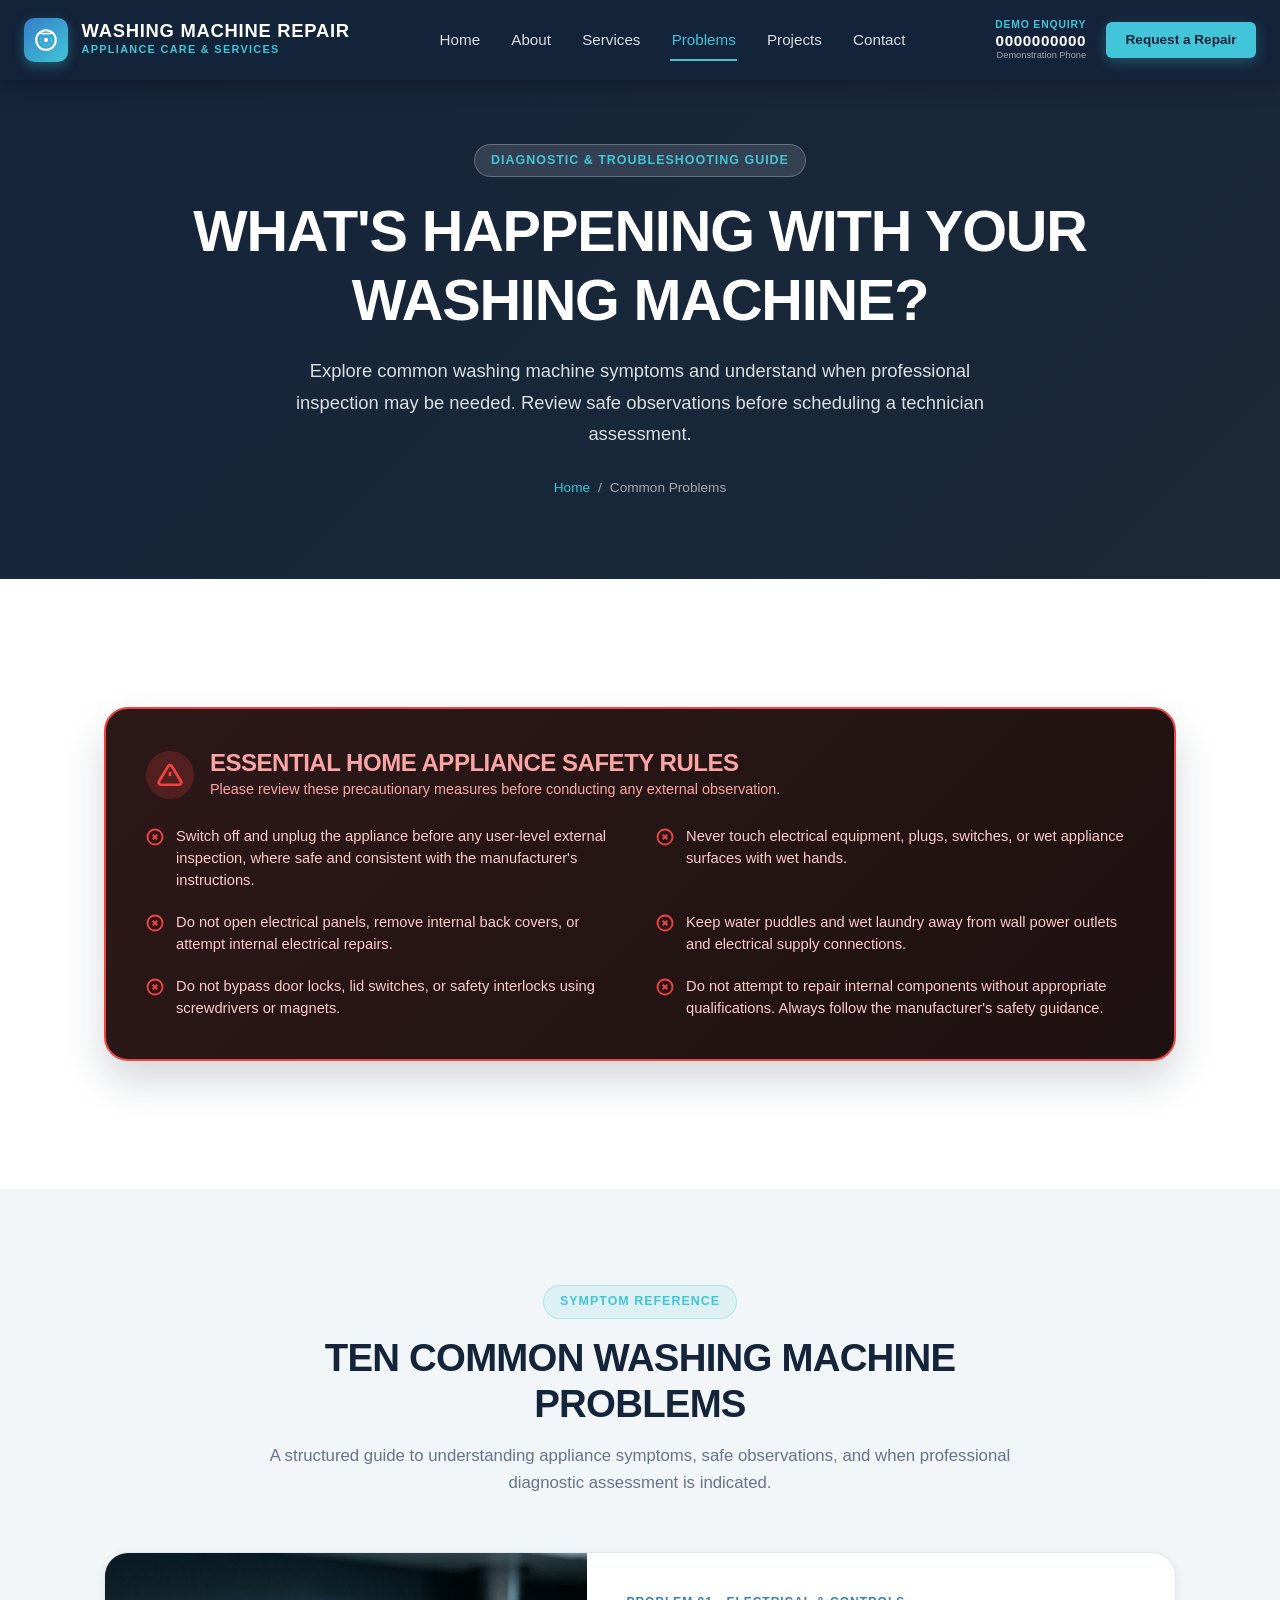
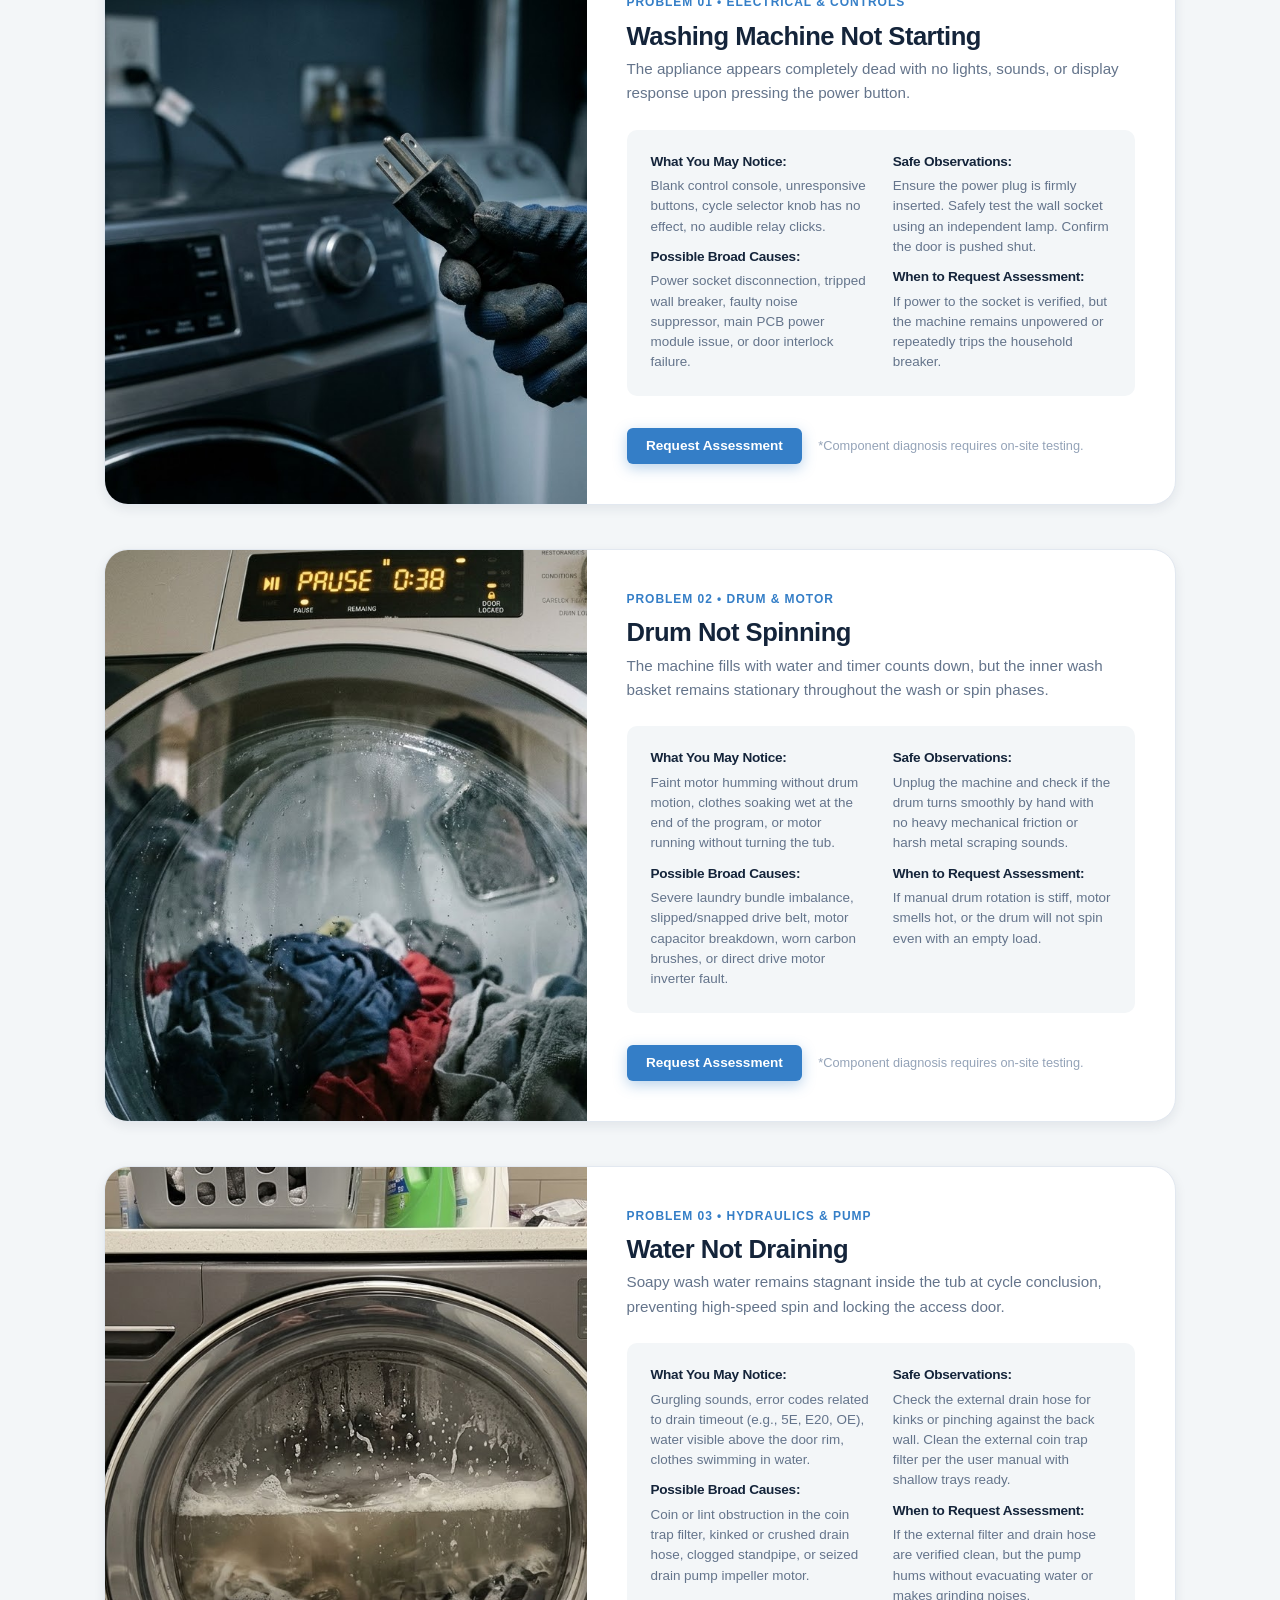
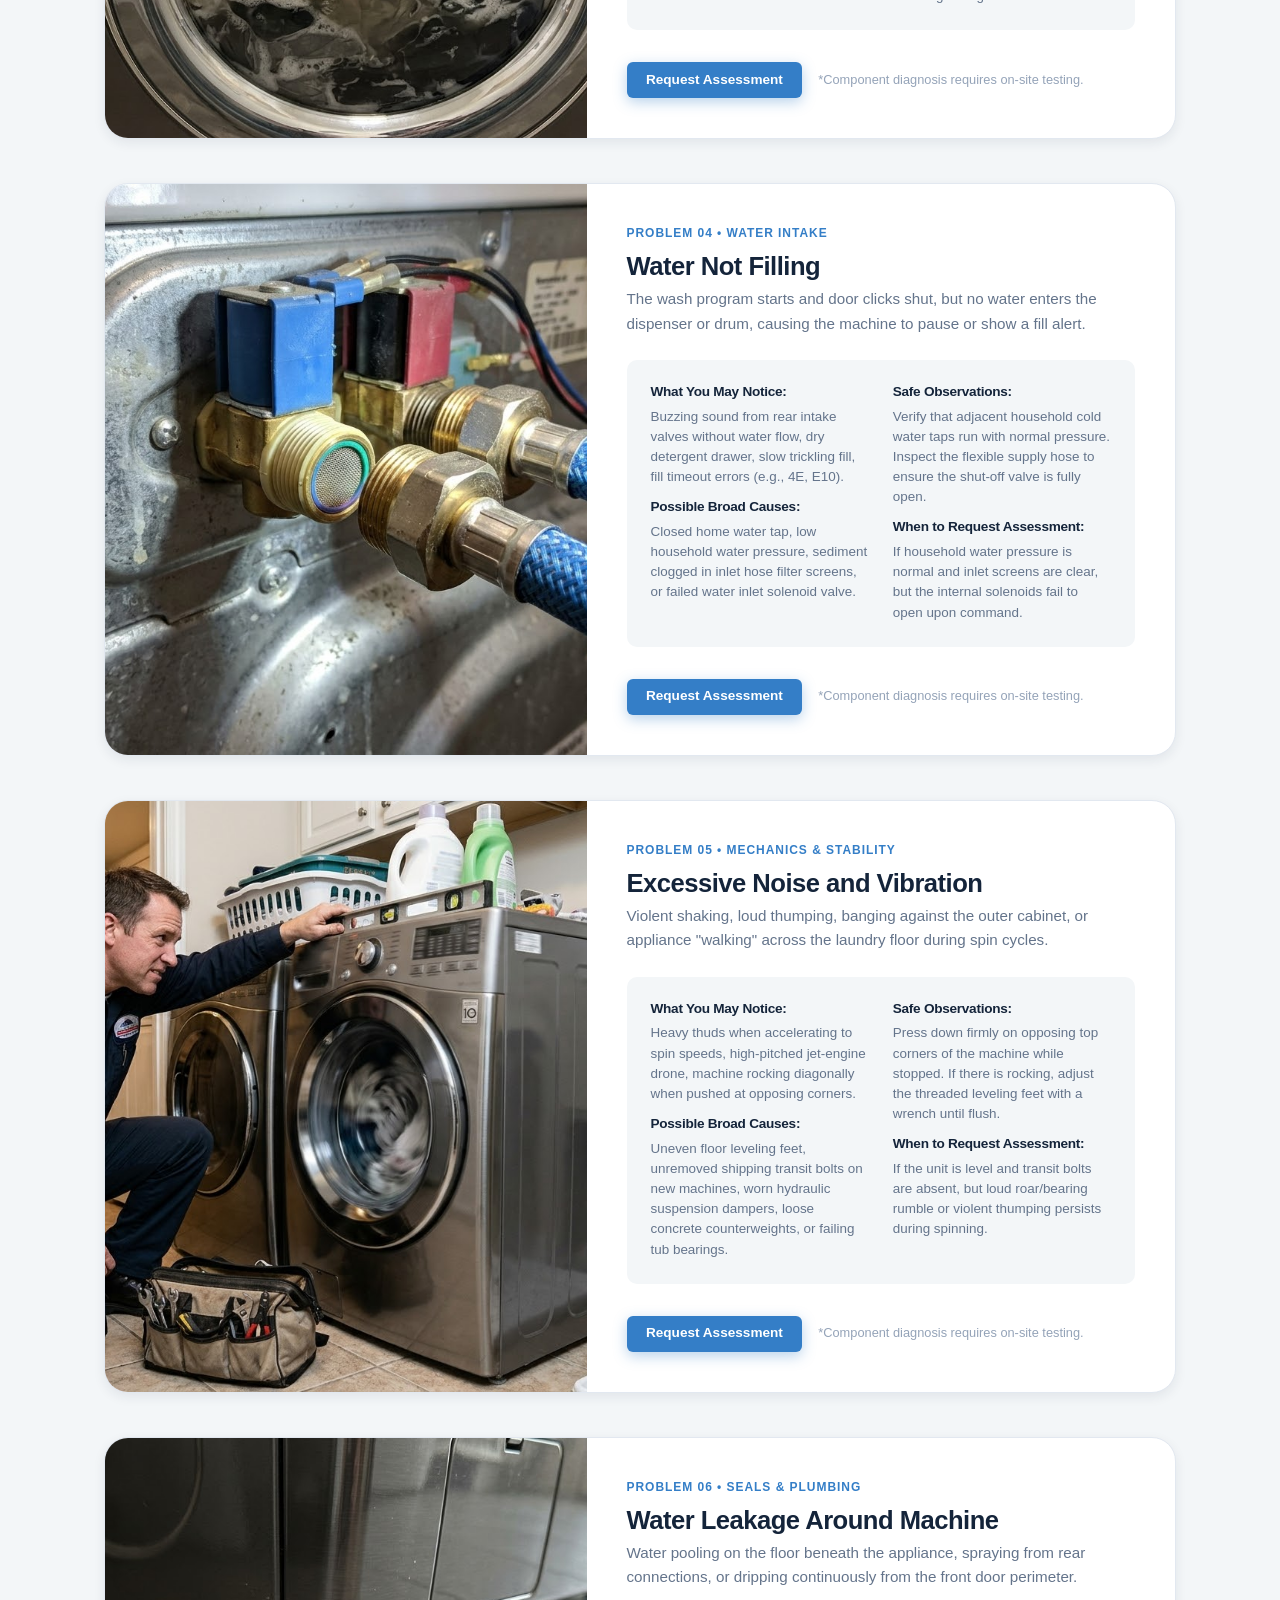
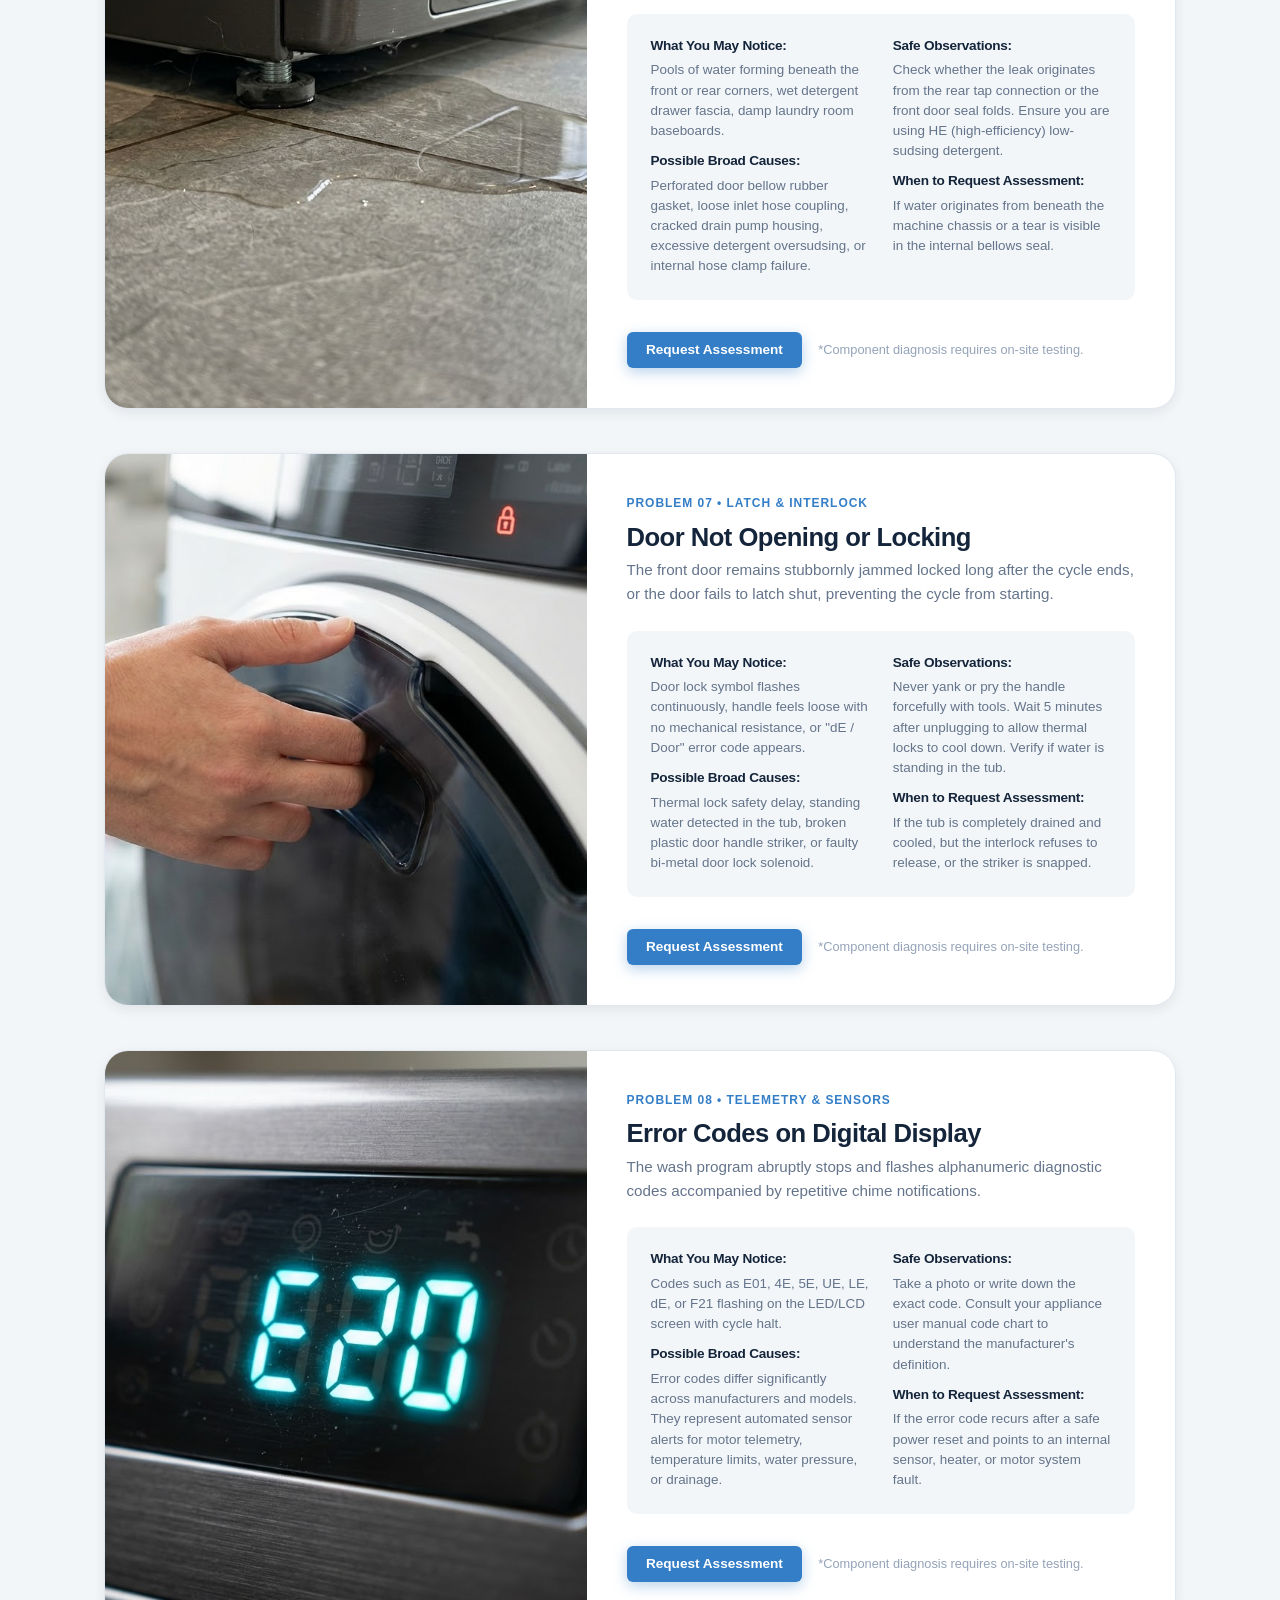
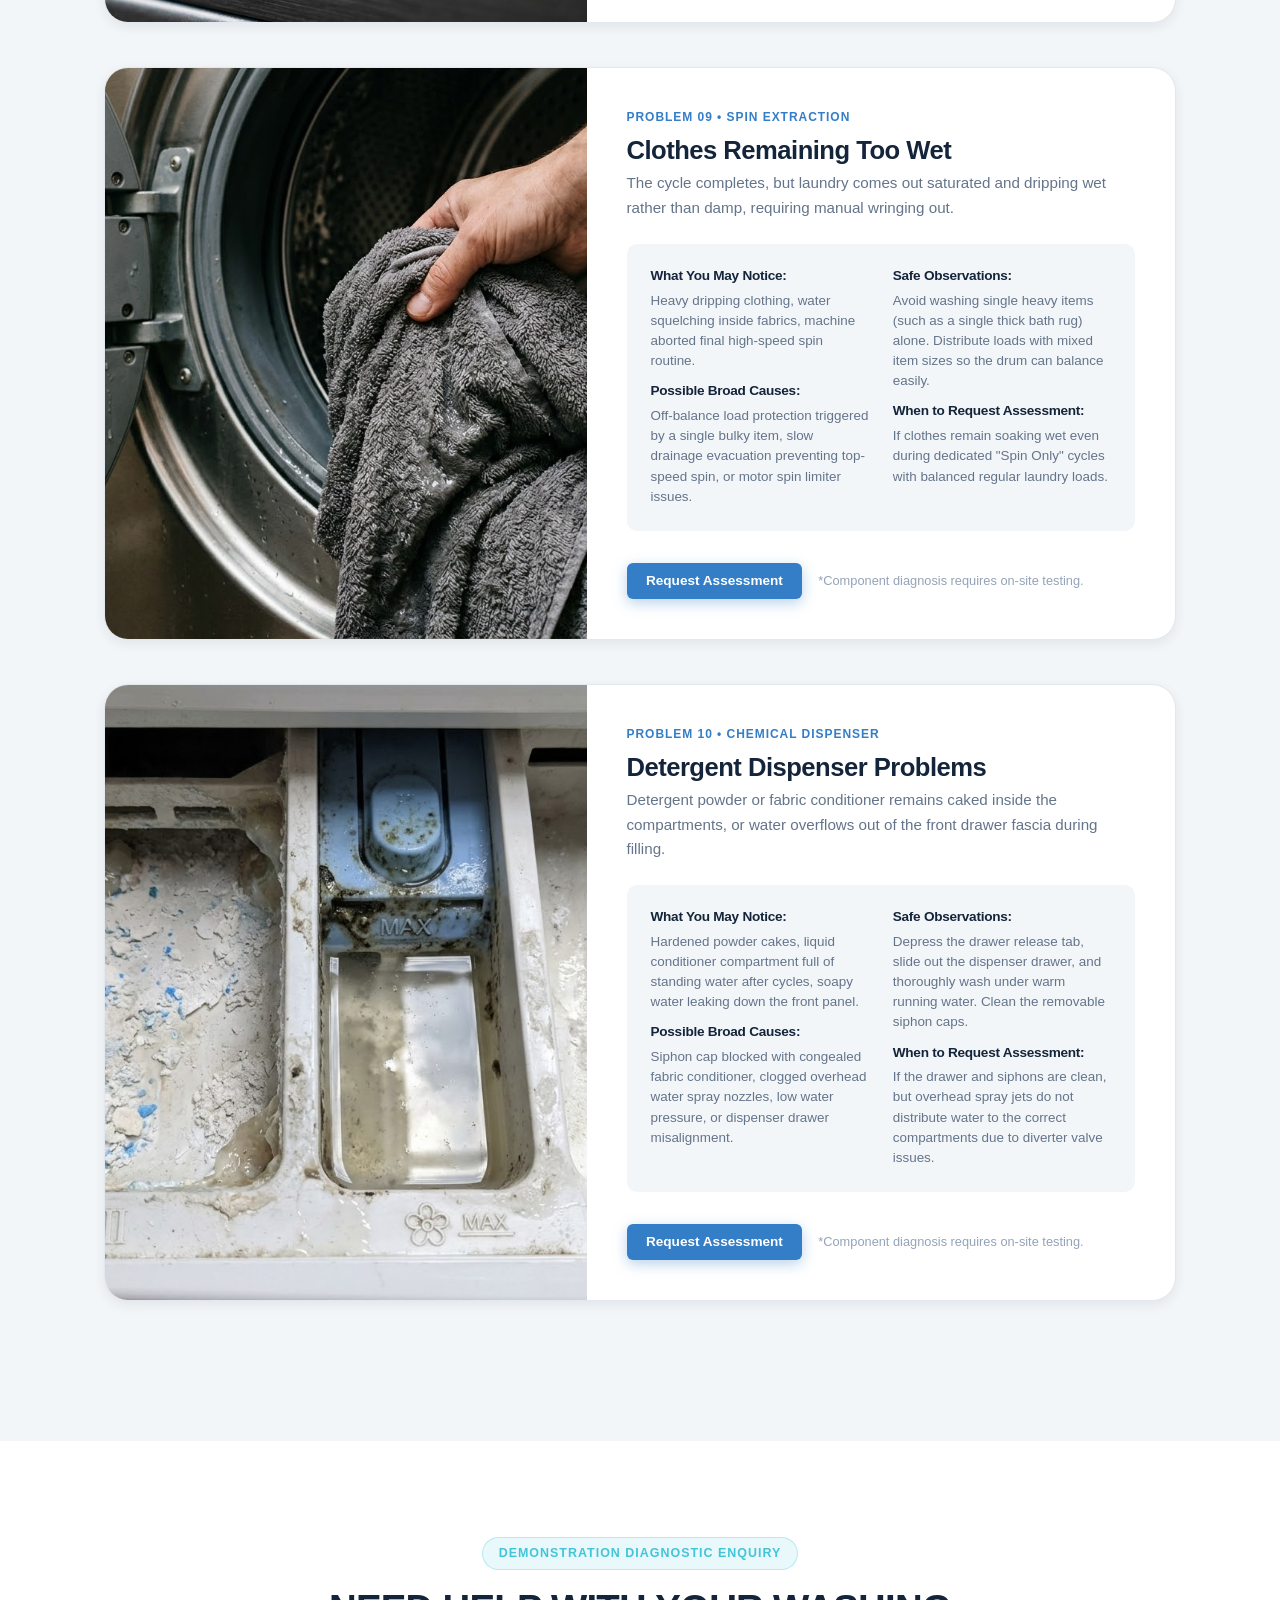
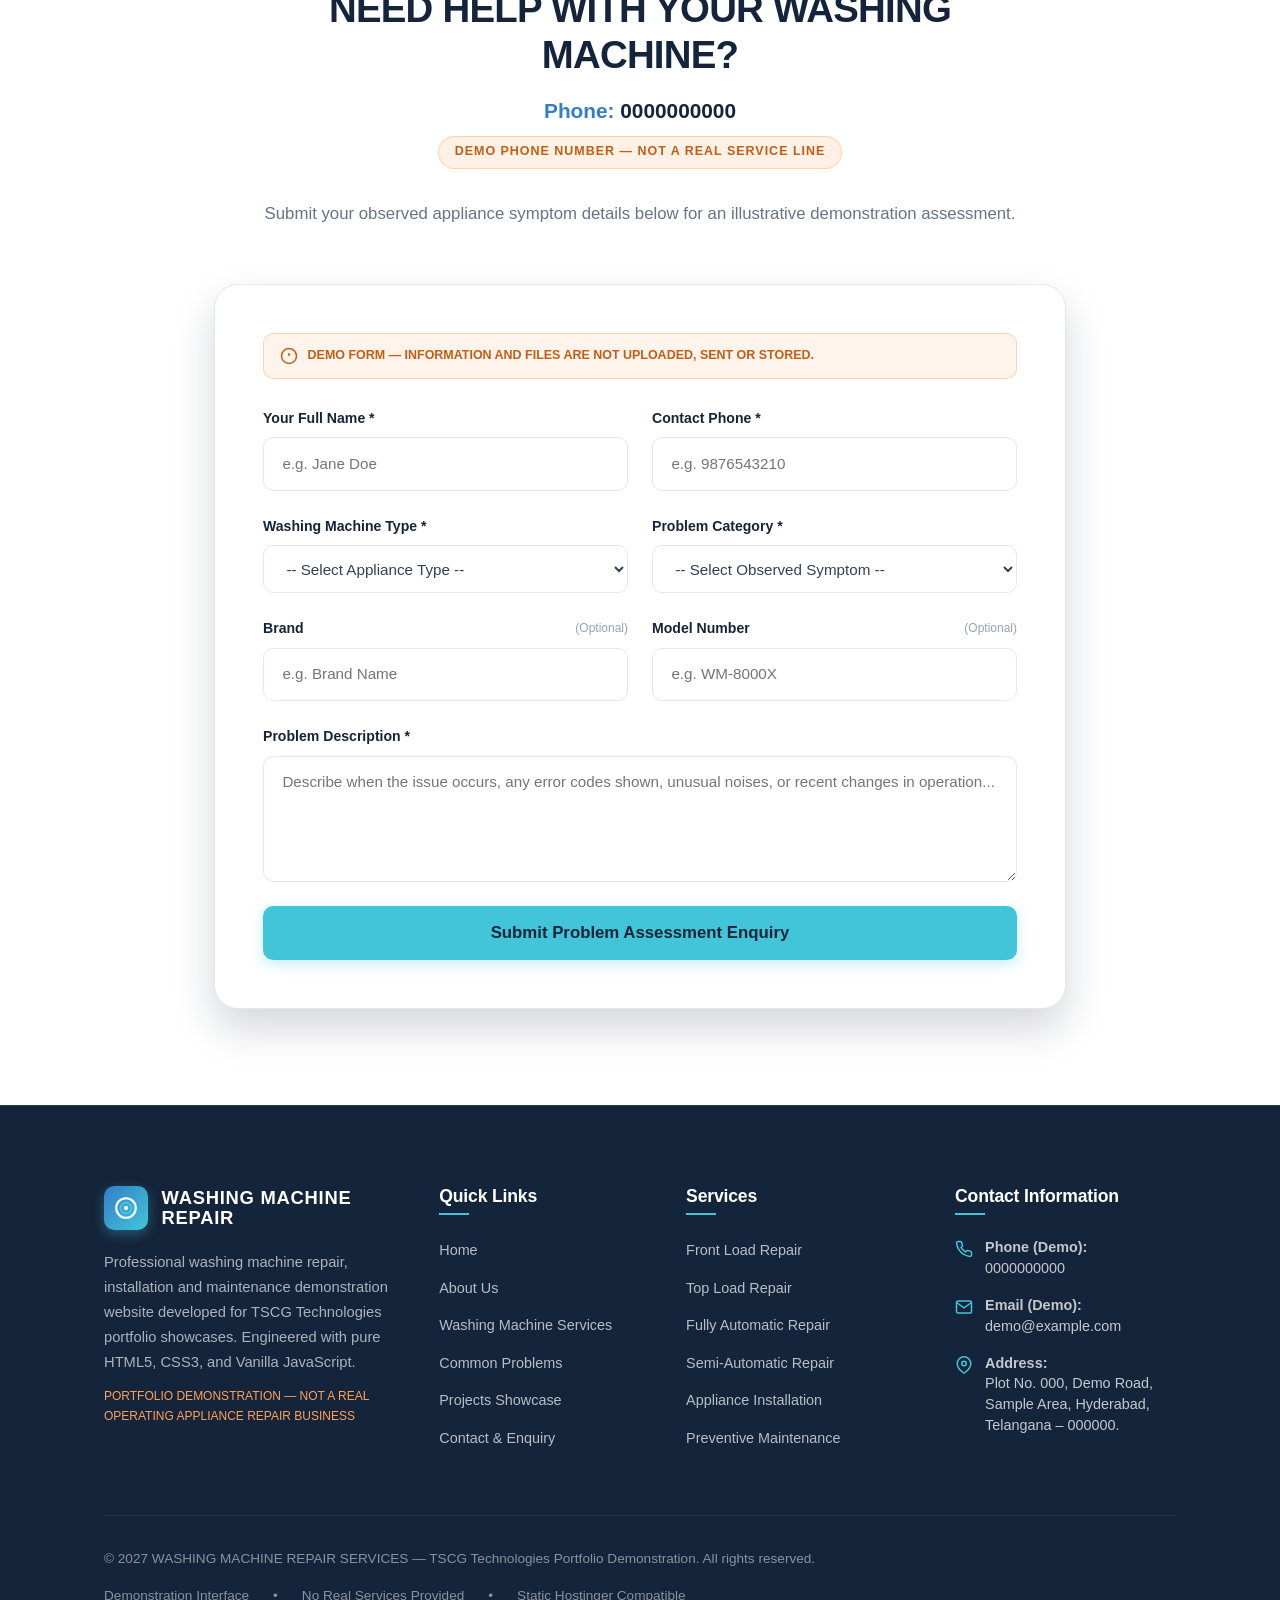
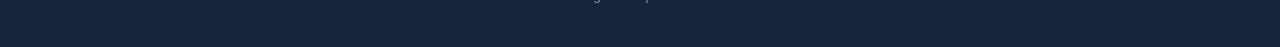
<file: problems.html>
<!DOCTYPE html>
<html lang="en">
<head>
  <meta charset="UTF-8">
  <meta name="viewport" content="width=device-width, initial-scale=1.0">
  <title>Common Washing Machine Problems | Symptom Diagnostics &amp; Safety</title>
  <meta name="description" content="Identify common washing machine symptoms: drum not spinning, water not draining, machine not starting, vibration, error codes, and leakage. Review safe home observations and safety guidance.">
  <meta property="og:title" content="Common Washing Machine Problems — Symptom Guide & Safety">
  <meta property="og:description" content="Explore ten common washing machine problems, possible causes, safe home observations, and professional assessment guidance.">
  <meta property="og:type" content="website">
  <link rel="stylesheet" href="assets/css/style.css">
  <link rel="icon" href="data:image/svg+xml,<svg xmlns='http://www.w3.org/2000/svg' viewBox='0 0 24 24' fill='%2342C5D8'><path d='M12 2C6.48 2 2 6.48 2 12s4.48 10 10 10 10-4.48 10-10S17.52 2 12 2zm0 18c-4.41 0-8-3.59-8-8s3.59-8 8-8 8 3.59 8 8-3.59 8-8 8zm0-14c-3.31 0-6 2.69-6 6s2.69 6 6 6 6-2.69 6-6-2.69-6-6-6z'/></svg>">
</head>
<body>

  <!-- ========================================================================
       HEADER & NAVIGATION
       ======================================================================== -->
  <header class="site-header solid-nav" id="main-header">
    <div class="container-wide header-container">
      <a href="index.html" class="brand-logo" aria-label="Washing Machine Repair Homepage">
        <div class="logo-symbol" aria-hidden="true">
          <svg viewBox="0 0 24 24">
            <circle cx="12" cy="12" r="9" fill="none" stroke="#FFFFFF" stroke-width="2"/>
            <circle cx="12" cy="12" r="5" fill="none" stroke="#42C5D8" stroke-width="2" stroke-dasharray="2 2"/>
            <circle cx="12" cy="12" r="2" fill="#FFFFFF"/>
            <path d="M7 6h10" stroke="#FFFFFF" stroke-width="1.5" stroke-linecap="round"/>
          </svg>
        </div>
        <div class="brand-text-wrap">
          <span class="brand-title">WASHING MACHINE REPAIR</span>
          <span class="brand-subtitle">Appliance Care &amp; Services</span>
        </div>
      </a>

      <!-- Desktop Nav -->
      <nav class="nav-menu" aria-label="Main Navigation">
        <a href="index.html" class="nav-link">Home</a>
        <a href="about.html" class="nav-link">About</a>
        <a href="services.html" class="nav-link">Services</a>
        <a href="problems.html" class="nav-link active" aria-current="page">Problems</a>
        <a href="projects.html" class="nav-link">Projects</a>
        <a href="contact.html" class="nav-link">Contact</a>
      </nav>

      <!-- Header Actions -->
      <div class="header-actions">
        <div class="header-phone-box">
          <span class="phone-label">Demo Enquiry</span>
          <a href="tel:0000000000" class="phone-number">0000000000</a>
          <span class="phone-tag">Demonstration Phone</span>
        </div>
        <a href="contact.html" class="btn btn-aqua btn-sm">Request a Repair</a>
        <button class="mobile-toggle" aria-label="Toggle mobile menu" aria-expanded="false">
          <span></span>
          <span></span>
          <span></span>
        </button>
      </div>
    </div>
  </header>

  <!-- Mobile Drawer Overlay & Nav -->
  <div class="mobile-drawer-overlay"></div>
  <aside class="mobile-nav-drawer" aria-label="Mobile Navigation">
    <div class="brand-logo" style="margin-bottom: 1.5rem;">
      <div class="logo-symbol">
        <svg viewBox="0 0 24 24">
          <circle cx="12" cy="12" r="9" fill="none" stroke="#FFFFFF" stroke-width="2"/>
          <circle cx="12" cy="12" r="5" fill="none" stroke="#42C5D8" stroke-width="2"/>
          <circle cx="12" cy="12" r="2" fill="#FFFFFF"/>
        </svg>
      </div>
      <div class="brand-text-wrap">
        <span class="brand-title">WASHING MACHINE REPAIR</span>
      </div>
    </div>
    <a href="index.html" class="nav-link">Home</a>
    <a href="about.html" class="nav-link">About</a>
    <a href="services.html" class="nav-link">Services</a>
    <a href="problems.html" class="nav-link active">Problems</a>
    <a href="projects.html" class="nav-link">Projects</a>
    <a href="contact.html" class="nav-link">Contact</a>
    <div style="margin-top: 1.5rem;">
      <div class="header-phone-box" style="align-items: flex-start; margin-bottom: 1rem;">
        <span class="phone-label">Demonstration Phone</span>
        <span class="phone-number" style="font-size: 1.1rem;">0000000000</span>
      </div>
      <a href="contact.html" class="btn btn-aqua" style="width: 100%;">Request a Repair</a>
    </div>
  </aside>

  <!-- ========================================================================
       PAGE 4 — PROBLEMS HERO
       ======================================================================== -->
  <section class="page-hero">
    <div class="container reveal">
      <span class="section-badge badge-white">Diagnostic &amp; Troubleshooting Guide</span>
      <h1 class="page-hero-title">WHAT'S HAPPENING WITH YOUR WASHING MACHINE?</h1>
      <p class="page-hero-lead">
        Explore common washing machine symptoms and understand when professional inspection may be needed. Review safe observations before scheduling a technician assessment.
      </p>
      <div class="breadcrumbs">
        <a href="index.html">Home</a>
        <span>/</span>
        <span>Common Problems</span>
      </div>
    </div>
  </section>

  <!-- ========================================================================
       SAFETY INFORMATION PANEL (CRITICAL HIGHLIGHTED ALERT)
       ======================================================================== -->
  <section class="section-sm bg-white">
    <div class="container">
      <div class="safety-alert-panel reveal">
        <div class="safety-header">
          <div class="safety-icon-circle">
            <svg width="26" height="26" viewBox="0 0 24 24" fill="none" stroke="currentColor" stroke-width="2.5">
              <path d="M10.29 3.86L1.82 18a2 2 0 0 0 1.71 3h16.94a2 2 0 0 0 1.71-3L13.71 3.86a2 2 0 0 0-3.42 0z"/>
              <line x1="12" y1="9" x2="12" y2="13"/>
              <line x1="12" y1="17" x2="12.01" y2="17"/>
            </svg>
          </div>
          <div>
            <h3>ESSENTIAL HOME APPLIANCE SAFETY RULES</h3>
            <p style="color: #fca5a5; font-size: 0.9rem;">Please review these precautionary measures before conducting any external observation.</p>
          </div>
        </div>

        <div class="safety-rules-grid">
          <div class="safety-rule-item">
            <svg width="18" height="18" viewBox="0 0 24 24" fill="none" stroke="currentColor" stroke-width="2.5"><circle cx="12" cy="12" r="10"/><line x1="15" y1="9" x2="9" y2="15"/><line x1="9" y1="9" x2="15" y2="15"/></svg>
            <span>Switch off and unplug the appliance before any user-level external inspection, where safe and consistent with the manufacturer's instructions.</span>
          </div>
          <div class="safety-rule-item">
            <svg width="18" height="18" viewBox="0 0 24 24" fill="none" stroke="currentColor" stroke-width="2.5"><circle cx="12" cy="12" r="10"/><line x1="15" y1="9" x2="9" y2="15"/><line x1="9" y1="9" x2="15" y2="15"/></svg>
            <span>Never touch electrical equipment, plugs, switches, or wet appliance surfaces with wet hands.</span>
          </div>
          <div class="safety-rule-item">
            <svg width="18" height="18" viewBox="0 0 24 24" fill="none" stroke="currentColor" stroke-width="2.5"><circle cx="12" cy="12" r="10"/><line x1="15" y1="9" x2="9" y2="15"/><line x1="9" y1="9" x2="15" y2="15"/></svg>
            <span>Do not open electrical panels, remove internal back covers, or attempt internal electrical repairs.</span>
          </div>
          <div class="safety-rule-item">
            <svg width="18" height="18" viewBox="0 0 24 24" fill="none" stroke="currentColor" stroke-width="2.5"><circle cx="12" cy="12" r="10"/><line x1="15" y1="9" x2="9" y2="15"/><line x1="9" y1="9" x2="15" y2="15"/></svg>
            <span>Keep water puddles and wet laundry away from wall power outlets and electrical supply connections.</span>
          </div>
          <div class="safety-rule-item">
            <svg width="18" height="18" viewBox="0 0 24 24" fill="none" stroke="currentColor" stroke-width="2.5"><circle cx="12" cy="12" r="10"/><line x1="15" y1="9" x2="9" y2="15"/><line x1="9" y1="9" x2="15" y2="15"/></svg>
            <span>Do not bypass door locks, lid switches, or safety interlocks using screwdrivers or magnets.</span>
          </div>
          <div class="safety-rule-item">
            <svg width="18" height="18" viewBox="0 0 24 24" fill="none" stroke="currentColor" stroke-width="2.5"><circle cx="12" cy="12" r="10"/><line x1="15" y1="9" x2="9" y2="15"/><line x1="9" y1="9" x2="15" y2="15"/></svg>
            <span>Do not attempt to repair internal components without appropriate qualifications. Always follow the manufacturer's safety guidance.</span>
          </div>
        </div>
      </div>
    </div>
  </section>

  <!-- ========================================================================
       TEN COMMON PROBLEMS DETAILED SECTIONS
       ======================================================================== -->
  <section class="section bg-light">
    <div class="container">
      <div class="section-header reveal">
        <span class="section-badge badge-aqua">Symptom Reference</span>
        <h2 class="section-title">TEN COMMON WASHING MACHINE PROBLEMS</h2>
        <p class="section-subtitle">A structured guide to understanding appliance symptoms, safe observations, and when professional diagnostic assessment is indicated.</p>
      </div>

      <!-- PROBLEM 1: Not Starting -->
      <div class="problem-card-detailed reveal" id="problem-1">
        <div class="problem-card-grid">
          <div class="problem-card-media">
            <img src="images/washing-machine-problem-not-starting.jpg" alt="Washing machine display dark and unpowered" width="800" height="500" loading="lazy">
          </div>
          <div class="problem-card-body">
            <span class="problem-num-badge">Problem 01 • Electrical &amp; Controls</span>
            <h3>Washing Machine Not Starting</h3>
            <p style="color: var(--color-text-muted); font-size: 0.95rem; margin-top: 0.35rem;">
              The appliance appears completely dead with no lights, sounds, or display response upon pressing the power button.
            </p>

            <div class="problem-info-columns">
              <div class="problem-info-box">
                <h5>What You May Notice:</h5>
                <p>Blank control console, unresponsive buttons, cycle selector knob has no effect, no audible relay clicks.</p>
                <h5 style="margin-top: 0.75rem;">Possible Broad Causes:</h5>
                <p>Power socket disconnection, tripped wall breaker, faulty noise suppressor, main PCB power module issue, or door interlock failure.</p>
              </div>
              <div class="problem-info-box">
                <h5>Safe Observations:</h5>
                <p>Ensure the power plug is firmly inserted. Safely test the wall socket using an independent lamp. Confirm the door is pushed shut.</p>
                <h5 style="margin-top: 0.75rem;">When to Request Assessment:</h5>
                <p>If power to the socket is verified, but the machine remains unpowered or repeatedly trips the household breaker.</p>
              </div>
            </div>

            <div style="display: flex; gap: 1rem; align-items: center;">
              <a href="#repair-enquiry" class="btn btn-primary btn-sm">Request Assessment</a>
              <span style="font-size: 0.8rem; color: var(--color-text-light);">*Component diagnosis requires on-site testing.</span>
            </div>
          </div>
        </div>
      </div>

      <!-- PROBLEM 2: Drum Not Spinning -->
      <div class="problem-card-detailed reveal" id="problem-2">
        <div class="problem-card-grid">
          <div class="problem-card-media">
            <img src="images/washing-machine-problem-not-spinning.jpg" alt="Washing machine drum stationary while cycle runs" width="800" height="500" loading="lazy">
          </div>
          <div class="problem-card-body">
            <span class="problem-num-badge">Problem 02 • Drum &amp; Motor</span>
            <h3>Drum Not Spinning</h3>
            <p style="color: var(--color-text-muted); font-size: 0.95rem; margin-top: 0.35rem;">
              The machine fills with water and timer counts down, but the inner wash basket remains stationary throughout the wash or spin phases.
            </p>

            <div class="problem-info-columns">
              <div class="problem-info-box">
                <h5>What You May Notice:</h5>
                <p>Faint motor humming without drum motion, clothes soaking wet at the end of the program, or motor running without turning the tub.</p>
                <h5 style="margin-top: 0.75rem;">Possible Broad Causes:</h5>
                <p>Severe laundry bundle imbalance, slipped/snapped drive belt, motor capacitor breakdown, worn carbon brushes, or direct drive motor inverter fault.</p>
              </div>
              <div class="problem-info-box">
                <h5>Safe Observations:</h5>
                <p>Unplug the machine and check if the drum turns smoothly by hand with no heavy mechanical friction or harsh metal scraping sounds.</p>
                <h5 style="margin-top: 0.75rem;">When to Request Assessment:</h5>
                <p>If manual drum rotation is stiff, motor smells hot, or the drum will not spin even with an empty load.</p>
              </div>
            </div>

            <div style="display: flex; gap: 1rem; align-items: center;">
              <a href="#repair-enquiry" class="btn btn-primary btn-sm">Request Assessment</a>
              <span style="font-size: 0.8rem; color: var(--color-text-light);">*Component diagnosis requires on-site testing.</span>
            </div>
          </div>
        </div>
      </div>

      <!-- PROBLEM 3: Water Not Draining -->
      <div class="problem-card-detailed reveal" id="problem-3">
        <div class="problem-card-grid">
          <div class="problem-card-media">
            <img src="images/washing-machine-problem-drainage.jpg" alt="Standing water trapped inside front load washing machine" width="800" height="500" loading="lazy">
          </div>
          <div class="problem-card-body">
            <span class="problem-num-badge">Problem 03 • Hydraulics &amp; Pump</span>
            <h3>Water Not Draining</h3>
            <p style="color: var(--color-text-muted); font-size: 0.95rem; margin-top: 0.35rem;">
              Soapy wash water remains stagnant inside the tub at cycle conclusion, preventing high-speed spin and locking the access door.
            </p>

            <div class="problem-info-columns">
              <div class="problem-info-box">
                <h5>What You May Notice:</h5>
                <p>Gurgling sounds, error codes related to drain timeout (e.g., 5E, E20, OE), water visible above the door rim, clothes swimming in water.</p>
                <h5 style="margin-top: 0.75rem;">Possible Broad Causes:</h5>
                <p>Coin or lint obstruction in the coin trap filter, kinked or crushed drain hose, clogged standpipe, or seized drain pump impeller motor.</p>
              </div>
              <div class="problem-info-box">
                <h5>Safe Observations:</h5>
                <p>Check the external drain hose for kinks or pinching against the back wall. Clean the external coin trap filter per the user manual with shallow trays ready.</p>
                <h5 style="margin-top: 0.75rem;">When to Request Assessment:</h5>
                <p>If the external filter and drain hose are verified clean, but the pump hums without evacuating water or makes grinding noises.</p>
              </div>
            </div>

            <div style="display: flex; gap: 1rem; align-items: center;">
              <a href="#repair-enquiry" class="btn btn-primary btn-sm">Request Assessment</a>
              <span style="font-size: 0.8rem; color: var(--color-text-light);">*Component diagnosis requires on-site testing.</span>
            </div>
          </div>
        </div>
      </div>

      <!-- PROBLEM 4: Water Not Filling -->
      <div class="problem-card-detailed reveal" id="problem-4">
        <div class="problem-card-grid">
          <div class="problem-card-media">
            <img src="images/washing-machine-problem-water-fill.jpg" alt="Water inlet connection and low water pressure inspection" width="800" height="500" loading="lazy">
          </div>
          <div class="problem-card-body">
            <span class="problem-num-badge">Problem 04 • Water Intake</span>
            <h3>Water Not Filling</h3>
            <p style="color: var(--color-text-muted); font-size: 0.95rem; margin-top: 0.35rem;">
              The wash program starts and door clicks shut, but no water enters the dispenser or drum, causing the machine to pause or show a fill alert.
            </p>

            <div class="problem-info-columns">
              <div class="problem-info-box">
                <h5>What You May Notice:</h5>
                <p>Buzzing sound from rear intake valves without water flow, dry detergent drawer, slow trickling fill, fill timeout errors (e.g., 4E, E10).</p>
                <h5 style="margin-top: 0.75rem;">Possible Broad Causes:</h5>
                <p>Closed home water tap, low household water pressure, sediment clogged in inlet hose filter screens, or failed water inlet solenoid valve.</p>
              </div>
              <div class="problem-info-box">
                <h5>Safe Observations:</h5>
                <p>Verify that adjacent household cold water taps run with normal pressure. Inspect the flexible supply hose to ensure the shut-off valve is fully open.</p>
                <h5 style="margin-top: 0.75rem;">When to Request Assessment:</h5>
                <p>If household water pressure is normal and inlet screens are clear, but the internal solenoids fail to open upon command.</p>
              </div>
            </div>

            <div style="display: flex; gap: 1rem; align-items: center;">
              <a href="#repair-enquiry" class="btn btn-primary btn-sm">Request Assessment</a>
              <span style="font-size: 0.8rem; color: var(--color-text-light);">*Component diagnosis requires on-site testing.</span>
            </div>
          </div>
        </div>
      </div>

      <!-- PROBLEM 5: Excessive Noise & Vibration -->
      <div class="problem-card-detailed reveal" id="problem-5">
        <div class="problem-card-grid">
          <div class="problem-card-media">
            <img src="images/washing-machine-problem-vibration.jpg" alt="Vibrating washing machine during high speed spin" width="800" height="500" loading="lazy">
          </div>
          <div class="problem-card-body">
            <span class="problem-num-badge">Problem 05 • Mechanics &amp; Stability</span>
            <h3>Excessive Noise and Vibration</h3>
            <p style="color: var(--color-text-muted); font-size: 0.95rem; margin-top: 0.35rem;">
              Violent shaking, loud thumping, banging against the outer cabinet, or appliance "walking" across the laundry floor during spin cycles.
            </p>

            <div class="problem-info-columns">
              <div class="problem-info-box">
                <h5>What You May Notice:</h5>
                <p>Heavy thuds when accelerating to spin speeds, high-pitched jet-engine drone, machine rocking diagonally when pushed at opposing corners.</p>
                <h5 style="margin-top: 0.75rem;">Possible Broad Causes:</h5>
                <p>Uneven floor leveling feet, unremoved shipping transit bolts on new machines, worn hydraulic suspension dampers, loose concrete counterweights, or failing tub bearings.</p>
              </div>
              <div class="problem-info-box">
                <h5>Safe Observations:</h5>
                <p>Press down firmly on opposing top corners of the machine while stopped. If there is rocking, adjust the threaded leveling feet with a wrench until flush.</p>
                <h5 style="margin-top: 0.75rem;">When to Request Assessment:</h5>
                <p>If the unit is level and transit bolts are absent, but loud roar/bearing rumble or violent thumping persists during spinning.</p>
              </div>
            </div>

            <div style="display: flex; gap: 1rem; align-items: center;">
              <a href="#repair-enquiry" class="btn btn-primary btn-sm">Request Assessment</a>
              <span style="font-size: 0.8rem; color: var(--color-text-light);">*Component diagnosis requires on-site testing.</span>
            </div>
          </div>
        </div>
      </div>

      <!-- PROBLEM 6: Water Leakage -->
      <div class="problem-card-detailed reveal" id="problem-6">
        <div class="problem-card-grid">
          <div class="problem-card-media">
            <img src="images/washing-machine-problem-leakage.jpg" alt="Water puddle on laundry room floor near washing machine base" width="800" height="500" loading="lazy">
          </div>
          <div class="problem-card-body">
            <span class="problem-num-badge">Problem 06 • Seals &amp; Plumbing</span>
            <h3>Water Leakage Around Machine</h3>
            <p style="color: var(--color-text-muted); font-size: 0.95rem; margin-top: 0.35rem;">
              Water pooling on the floor beneath the appliance, spraying from rear connections, or dripping continuously from the front door perimeter.
            </p>

            <div class="problem-info-columns">
              <div class="problem-info-box">
                <h5>What You May Notice:</h5>
                <p>Pools of water forming beneath the front or rear corners, wet detergent drawer fascia, damp laundry room baseboards.</p>
                <h5 style="margin-top: 0.75rem;">Possible Broad Causes:</h5>
                <p>Perforated door bellow rubber gasket, loose inlet hose coupling, cracked drain pump housing, excessive detergent oversudsing, or internal hose clamp failure.</p>
              </div>
              <div class="problem-info-box">
                <h5>Safe Observations:</h5>
                <p>Check whether the leak originates from the rear tap connection or the front door seal folds. Ensure you are using HE (high-efficiency) low-sudsing detergent.</p>
                <h5 style="margin-top: 0.75rem;">When to Request Assessment:</h5>
                <p>If water originates from beneath the machine chassis or a tear is visible in the internal bellows seal.</p>
              </div>
            </div>

            <div style="display: flex; gap: 1rem; align-items: center;">
              <a href="#repair-enquiry" class="btn btn-primary btn-sm">Request Assessment</a>
              <span style="font-size: 0.8rem; color: var(--color-text-light);">*Component diagnosis requires on-site testing.</span>
            </div>
          </div>
        </div>
      </div>

      <!-- PROBLEM 7: Door Not Opening or Locking -->
      <div class="problem-card-detailed reveal" id="problem-7">
        <div class="problem-card-grid">
          <div class="problem-card-media">
            <img src="images/washing-machine-problem-door-lock.jpg" alt="Front load door latch and lock safety mechanism" width="800" height="500" loading="lazy">
          </div>
          <div class="problem-card-body">
            <span class="problem-num-badge">Problem 07 • Latch &amp; Interlock</span>
            <h3>Door Not Opening or Locking</h3>
            <p style="color: var(--color-text-muted); font-size: 0.95rem; margin-top: 0.35rem;">
              The front door remains stubbornly jammed locked long after the cycle ends, or the door fails to latch shut, preventing the cycle from starting.
            </p>

            <div class="problem-info-columns">
              <div class="problem-info-box">
                <h5>What You May Notice:</h5>
                <p>Door lock symbol flashes continuously, handle feels loose with no mechanical resistance, or "dE / Door" error code appears.</p>
                <h5 style="margin-top: 0.75rem;">Possible Broad Causes:</h5>
                <p>Thermal lock safety delay, standing water detected in the tub, broken plastic door handle striker, or faulty bi-metal door lock solenoid.</p>
              </div>
              <div class="problem-info-box">
                <h5>Safe Observations:</h5>
                <p>Never yank or pry the handle forcefully with tools. Wait 5 minutes after unplugging to allow thermal locks to cool down. Verify if water is standing in the tub.</p>
                <h5 style="margin-top: 0.75rem;">When to Request Assessment:</h5>
                <p>If the tub is completely drained and cooled, but the interlock refuses to release, or the striker is snapped.</p>
              </div>
            </div>

            <div style="display: flex; gap: 1rem; align-items: center;">
              <a href="#repair-enquiry" class="btn btn-primary btn-sm">Request Assessment</a>
              <span style="font-size: 0.8rem; color: var(--color-text-light);">*Component diagnosis requires on-site testing.</span>
            </div>
          </div>
        </div>
      </div>

      <!-- PROBLEM 8: Error Code Display -->
      <div class="problem-card-detailed reveal" id="problem-8">
        <div class="problem-card-grid">
          <div class="problem-card-media">
            <img src="images/washing-machine-problem-error-code.jpg" alt="Digital display of washing machine displaying an error code" width="800" height="500" loading="lazy">
          </div>
          <div class="problem-card-body">
            <span class="problem-num-badge">Problem 08 • Telemetry &amp; Sensors</span>
            <h3>Error Codes on Digital Display</h3>
            <p style="color: var(--color-text-muted); font-size: 0.95rem; margin-top: 0.35rem;">
              The wash program abruptly stops and flashes alphanumeric diagnostic codes accompanied by repetitive chime notifications.
            </p>

            <div class="problem-info-columns">
              <div class="problem-info-box">
                <h5>What You May Notice:</h5>
                <p>Codes such as E01, 4E, 5E, UE, LE, dE, or F21 flashing on the LED/LCD screen with cycle halt.</p>
                <h5 style="margin-top: 0.75rem;">Possible Broad Causes:</h5>
                <p>Error codes differ significantly across manufacturers and models. They represent automated sensor alerts for motor telemetry, temperature limits, water pressure, or drainage.</p>
              </div>
              <div class="problem-info-box">
                <h5>Safe Observations:</h5>
                <p>Take a photo or write down the exact code. Consult your appliance user manual code chart to understand the manufacturer's definition.</p>
                <h5 style="margin-top: 0.75rem;">When to Request Assessment:</h5>
                <p>If the error code recurs after a safe power reset and points to an internal sensor, heater, or motor system fault.</p>
              </div>
            </div>

            <div style="display: flex; gap: 1rem; align-items: center;">
              <a href="#repair-enquiry" class="btn btn-primary btn-sm">Request Assessment</a>
              <span style="font-size: 0.8rem; color: var(--color-text-light);">*Component diagnosis requires on-site testing.</span>
            </div>
          </div>
        </div>
      </div>

      <!-- PROBLEM 9: Clothes Remaining Too Wet -->
      <div class="problem-card-detailed reveal" id="problem-9">
        <div class="problem-card-grid">
          <div class="problem-card-media">
            <img src="images/washing-machine-problem-wet-clothes.jpg" alt="Soaking wet clothes removed from washing machine drum" width="800" height="500" loading="lazy">
          </div>
          <div class="problem-card-body">
            <span class="problem-num-badge">Problem 09 • Spin Extraction</span>
            <h3>Clothes Remaining Too Wet</h3>
            <p style="color: var(--color-text-muted); font-size: 0.95rem; margin-top: 0.35rem;">
              The cycle completes, but laundry comes out saturated and dripping wet rather than damp, requiring manual wringing out.
            </p>

            <div class="problem-info-columns">
              <div class="problem-info-box">
                <h5>What You May Notice:</h5>
                <p>Heavy dripping clothing, water squelching inside fabrics, machine aborted final high-speed spin routine.</p>
                <h5 style="margin-top: 0.75rem;">Possible Broad Causes:</h5>
                <p>Off-balance load protection triggered by a single bulky item, slow drainage evacuation preventing top-speed spin, or motor spin limiter issues.</p>
              </div>
              <div class="problem-info-box">
                <h5>Safe Observations:</h5>
                <p>Avoid washing single heavy items (such as a single thick bath rug) alone. Distribute loads with mixed item sizes so the drum can balance easily.</p>
                <h5 style="margin-top: 0.75rem;">When to Request Assessment:</h5>
                <p>If clothes remain soaking wet even during dedicated "Spin Only" cycles with balanced regular laundry loads.</p>
              </div>
            </div>

            <div style="display: flex; gap: 1rem; align-items: center;">
              <a href="#repair-enquiry" class="btn btn-primary btn-sm">Request Assessment</a>
              <span style="font-size: 0.8rem; color: var(--color-text-light);">*Component diagnosis requires on-site testing.</span>
            </div>
          </div>
        </div>
      </div>

      <!-- PROBLEM 10: Detergent Dispenser Problems -->
      <div class="problem-card-detailed reveal" id="problem-10">
        <div class="problem-card-grid">
          <div class="problem-card-media">
            <img src="images/washing-machine-problem-detergent.jpg" alt="Detergent drawer residue and water overflow" width="800" height="500" loading="lazy">
          </div>
          <div class="problem-card-body">
            <span class="problem-num-badge">Problem 10 • Chemical Dispenser</span>
            <h3>Detergent Dispenser Problems</h3>
            <p style="color: var(--color-text-muted); font-size: 0.95rem; margin-top: 0.35rem;">
              Detergent powder or fabric conditioner remains caked inside the compartments, or water overflows out of the front drawer fascia during filling.
            </p>

            <div class="problem-info-columns">
              <div class="problem-info-box">
                <h5>What You May Notice:</h5>
                <p>Hardened powder cakes, liquid conditioner compartment full of standing water after cycles, soapy water leaking down the front panel.</p>
                <h5 style="margin-top: 0.75rem;">Possible Broad Causes:</h5>
                <p>Siphon cap blocked with congealed fabric conditioner, clogged overhead water spray nozzles, low water pressure, or dispenser drawer misalignment.</p>
              </div>
              <div class="problem-info-box">
                <h5>Safe Observations:</h5>
                <p>Depress the drawer release tab, slide out the dispenser drawer, and thoroughly wash under warm running water. Clean the removable siphon caps.</p>
                <h5 style="margin-top: 0.75rem;">When to Request Assessment:</h5>
                <p>If the drawer and siphons are clean, but overhead spray jets do not distribute water to the correct compartments due to diverter valve issues.</p>
              </div>
            </div>

            <div style="display: flex; gap: 1rem; align-items: center;">
              <a href="#repair-enquiry" class="btn btn-primary btn-sm">Request Assessment</a>
              <span style="font-size: 0.8rem; color: var(--color-text-light);">*Component diagnosis requires on-site testing.</span>
            </div>
          </div>
        </div>
      </div>

    </div>
  </section>

  <!-- ========================================================================
       REPAIR ENQUIRY PANEL & DEMO PROBLEM FORM
       ======================================================================== -->
  <section class="section bg-white" id="repair-enquiry">
    <div class="container" style="max-width: 900px;">
      <div class="section-header reveal">
        <span class="section-badge badge-aqua">Demonstration Diagnostic Enquiry</span>
        <h2 class="section-title">NEED HELP WITH YOUR WASHING MACHINE?</h2>
        <div style="margin-top: 1rem;">
          <p style="font-size: 1.3rem; font-weight: var(--font-weight-bold); color: var(--color-primary-blue);">
            Phone: <span style="color: var(--color-deep-navy);">0000000000</span>
          </p>
          <span class="section-badge" style="background: rgba(255, 161, 90, 0.15); border-color: rgba(255, 161, 90, 0.4); color: #c25e14; margin-top: 0.5rem;">
            DEMO PHONE NUMBER — NOT A REAL SERVICE LINE
          </span>
        </div>
        <p class="section-subtitle" style="margin-top: 1rem;">
          Submit your observed appliance symptom details below for an illustrative demonstration assessment.
        </p>
      </div>

      <!-- Problem Enquiry Form -->
      <div class="form-card reveal">
        <div class="demo-form-badge">
          <svg width="18" height="18" viewBox="0 0 24 24" fill="none" stroke="currentColor" stroke-width="2">
            <circle cx="12" cy="12" r="10"/><line x1="12" y1="8" x2="12" y2="12"/><line x1="12" y1="16" x2="12.01" y2="16"/>
          </svg>
          DEMO FORM — INFORMATION AND FILES ARE NOT UPLOADED, SENT OR STORED.
        </div>

        <form class="demo-service-form" novalidate>
          <div class="form-grid-2">
            <div class="form-group">
              <label class="form-label" for="prob-name">Your Full Name *</label>
              <input type="text" id="prob-name" class="form-control" placeholder="e.g. Jane Doe" required>
              <span class="error-message">Please enter your name.</span>
            </div>

            <div class="form-group">
              <label class="form-label" for="prob-phone">Contact Phone *</label>
              <input type="tel" id="prob-phone" class="form-control" placeholder="e.g. 9876543210" required>
              <span class="error-message">Please enter a valid phone number.</span>
            </div>
          </div>

          <div class="form-grid-2">
            <div class="form-group">
              <label class="form-label" for="prob-type">Washing Machine Type *</label>
              <select id="prob-type" class="form-control" required>
                <option value="">-- Select Appliance Type --</option>
                <option value="Front Load">Front Load Washing Machine</option>
                <option value="Top Load">Top Load Washing Machine</option>
                <option value="Fully Automatic">Fully Automatic Unit</option>
                <option value="Semi-Automatic">Semi-Automatic (Twin Tub)</option>
                <option value="Washer-Dryer">Washer-Dryer Combination</option>
                <option value="Other">Other Machine Type</option>
              </select>
              <span class="error-message">Please select a machine type.</span>
            </div>

            <div class="form-group">
              <label class="form-label" for="prob-cat">Problem Category *</label>
              <select id="prob-cat" class="form-control" required>
                <option value="">-- Select Observed Symptom --</option>
                <option value="Not Starting">01. Machine Not Starting</option>
                <option value="Drum Spin">02. Drum Not Spinning</option>
                <option value="Drainage">03. Water Not Draining</option>
                <option value="Water Filling">04. Water Not Filling</option>
                <option value="Vibration Noise">05. Excessive Noise &amp; Vibration</option>
                <option value="Leakage">06. Water Leakage</option>
                <option value="Door Lock">07. Door Not Opening/Locking</option>
                <option value="Error Code">08. Error Code Display</option>
                <option value="Wet Clothes">09. Clothes Remaining Too Wet</option>
                <option value="Dispenser">10. Detergent Dispenser Problem</option>
              </select>
              <span class="error-message">Please choose a problem category.</span>
            </div>
          </div>

          <div class="form-grid-2">
            <div class="form-group">
              <label class="form-label" for="prob-brand">Brand <span class="optional">(Optional)</span></label>
              <input type="text" id="prob-brand" class="form-control" placeholder="e.g. Brand Name">
            </div>

            <div class="form-group">
              <label class="form-label" for="prob-model">Model Number <span class="optional">(Optional)</span></label>
              <input type="text" id="prob-model" class="form-control" placeholder="e.g. WM-8000X">
            </div>
          </div>

          <div class="form-group">
            <label class="form-label" for="prob-desc">Problem Description *</label>
            <textarea id="prob-desc" rows="4" class="form-control" placeholder="Describe when the issue occurs, any error codes shown, unusual noises, or recent changes in operation..." required></textarea>
            <span class="error-message">Please provide a brief problem description.</span>
          </div>

          <button type="submit" class="btn btn-aqua btn-lg" style="width: 100%;">
            Submit Problem Assessment Enquiry
          </button>

          <!-- Toast Confirmation -->
          <div class="demo-submit-toast">
            <svg width="24" height="24" viewBox="0 0 24 24" fill="none" stroke="currentColor" stroke-width="2.5">
              <polyline points="20 6 9 17 4 12"/>
            </svg>
            <div>
              <strong>Demonstration Enquiry Received!</strong>
              <p style="margin-top: 0.25rem; font-size: 0.88rem;">
                Thank you for testing this form. This is a frontend demonstration; no data has been stored, transmitted, or scheduled.
              </p>
            </div>
          </div>
        </form>
      </div>

    </div>
  </section>

  <!-- ========================================================================
       GLOBAL FOOTER
       ======================================================================== -->
  <footer class="site-footer">
    <div class="container">
      <div class="footer-grid-4">
        <div class="footer-col-about">
          <a href="index.html" class="brand-logo">
            <div class="logo-symbol">
              <svg viewBox="0 0 24 24">
                <circle cx="12" cy="12" r="9" fill="none" stroke="#FFFFFF" stroke-width="2"/>
                <circle cx="12" cy="12" r="5" fill="none" stroke="#42C5D8" stroke-width="2"/>
                <circle cx="12" cy="12" r="2" fill="#FFFFFF"/>
              </svg>
            </div>
            <div class="brand-text-wrap">
              <span class="brand-title">WASHING MACHINE REPAIR</span>
            </div>
          </a>
          <p>
            Professional washing machine repair, installation and maintenance demonstration website developed for TSCG Technologies portfolio showcases. Engineered with pure HTML5, CSS3, and Vanilla JavaScript.
          </p>
          <div class="footer-demo-note">
            PORTFOLIO DEMONSTRATION — NOT A REAL OPERATING APPLIANCE REPAIR BUSINESS
          </div>
        </div>

        <div class="footer-col-links">
          <h4 class="footer-col-title">Quick Links</h4>
          <ul class="footer-links-list">
            <li><a href="index.html">Home</a></li>
            <li><a href="about.html">About Us</a></li>
            <li><a href="services.html">Washing Machine Services</a></li>
            <li><a href="problems.html">Common Problems</a></li>
            <li><a href="projects.html">Projects Showcase</a></li>
            <li><a href="contact.html">Contact &amp; Enquiry</a></li>
          </ul>
        </div>

        <div class="footer-col-services">
          <h4 class="footer-col-title">Services</h4>
          <ul class="footer-links-list">
            <li><a href="services.html#front-load">Front Load Repair</a></li>
            <li><a href="services.html#top-load">Top Load Repair</a></li>
            <li><a href="services.html#fully-automatic">Fully Automatic Repair</a></li>
            <li><a href="services.html#semi-automatic">Semi-Automatic Repair</a></li>
            <li><a href="services.html#installation">Appliance Installation</a></li>
            <li><a href="services.html#maintenance">Preventive Maintenance</a></li>
          </ul>
        </div>

        <div class="footer-col-contact">
          <h4 class="footer-col-title">Contact Information</h4>
          <div class="footer-contact-info">
            <div class="contact-item">
              <svg width="18" height="18" viewBox="0 0 24 24" fill="none" stroke="currentColor" stroke-width="2">
                <path d="M22 16.92v3a2 2 0 0 1-2.18 2 19.79 19.79 0 0 1-8.63-3.07 19.5 19.5 0 0 1-6-6 19.79 19.79 0 0 1-3.07-8.67A2 2 0 0 1 4.11 2h3a2 2 0 0 1 2 1.72 12.84 12.84 0 0 0 .7 2.81 2 2 0 0 1-.45 2.11L8.09 9.91a16 16 0 0 0 6 6l1.27-1.27a2 2 0 0 1 2.11-.45 12.84 12.84 0 0 0 2.81.7A2 2 0 0 1 22 16.92z"/>
              </svg>
              <div>
                <strong>Phone (Demo):</strong><br>
                <span>0000000000</span>
              </div>
            </div>
            <div class="contact-item">
              <svg width="18" height="18" viewBox="0 0 24 24" fill="none" stroke="currentColor" stroke-width="2">
                <path d="M4 4h16c1.1 0 2 .9 2 2v12c0 1.1-.9 2-2 2H4c-1.1 0-2-.9-2-2V6c0-1.1.9-2 2-2z"/>
                <polyline points="22,6 12,13 2,6"/>
              </svg>
              <div>
                <strong>Email (Demo):</strong><br>
                <span>demo@example.com</span>
              </div>
            </div>
            <div class="contact-item">
              <svg width="18" height="18" viewBox="0 0 24 24" fill="none" stroke="currentColor" stroke-width="2">
                <path d="M21 10c0 7-9 13-9 13s-9-6-9-13a9 9 0 0 1 18 0z"/>
                <circle cx="12" cy="10" r="3"/>
              </svg>
              <div>
                <strong>Address:</strong><br>
                <span>Plot No. 000, Demo Road, Sample Area, Hyderabad, Telangana – 000000.</span>
              </div>
            </div>
          </div>
        </div>
      </div>

      <div class="footer-bottom">
        <p>&copy; 2027 WASHING MACHINE REPAIR SERVICES — TSCG Technologies Portfolio Demonstration. All rights reserved.</p>
        <div class="footer-legal-links">
          <span>Demonstration Interface</span>
          <span>•</span>
          <span>No Real Services Provided</span>
          <span>•</span>
          <span>Static Hostinger Compatible</span>
        </div>
      </div>
    </div>
  </footer>

  <button class="back-to-top" aria-label="Back to top">
    <svg width="20" height="20" viewBox="0 0 24 24" fill="none" stroke="currentColor" stroke-width="2.5">
      <polyline points="18 15 12 9 6 15"/>
    </svg>
  </button>

  <script src="assets/js/main.js"></script>
</body>
</html>
</file>
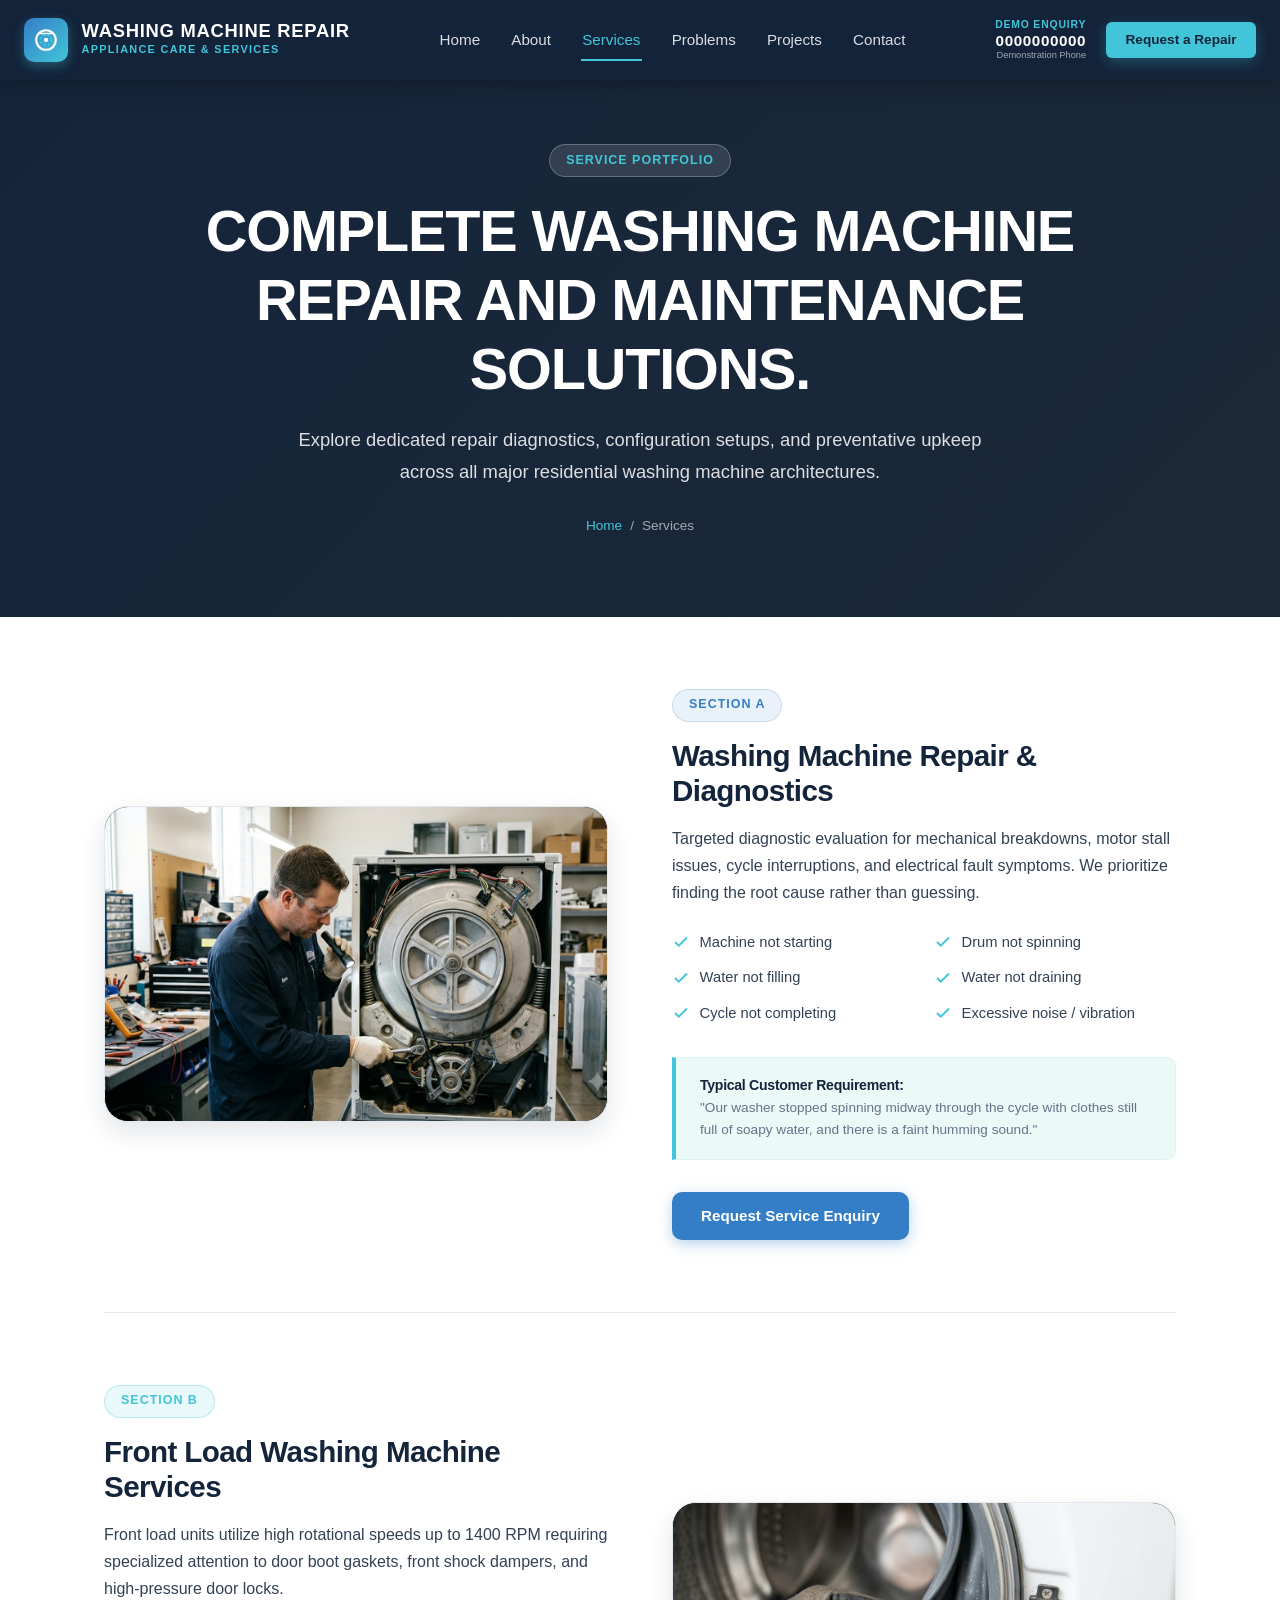
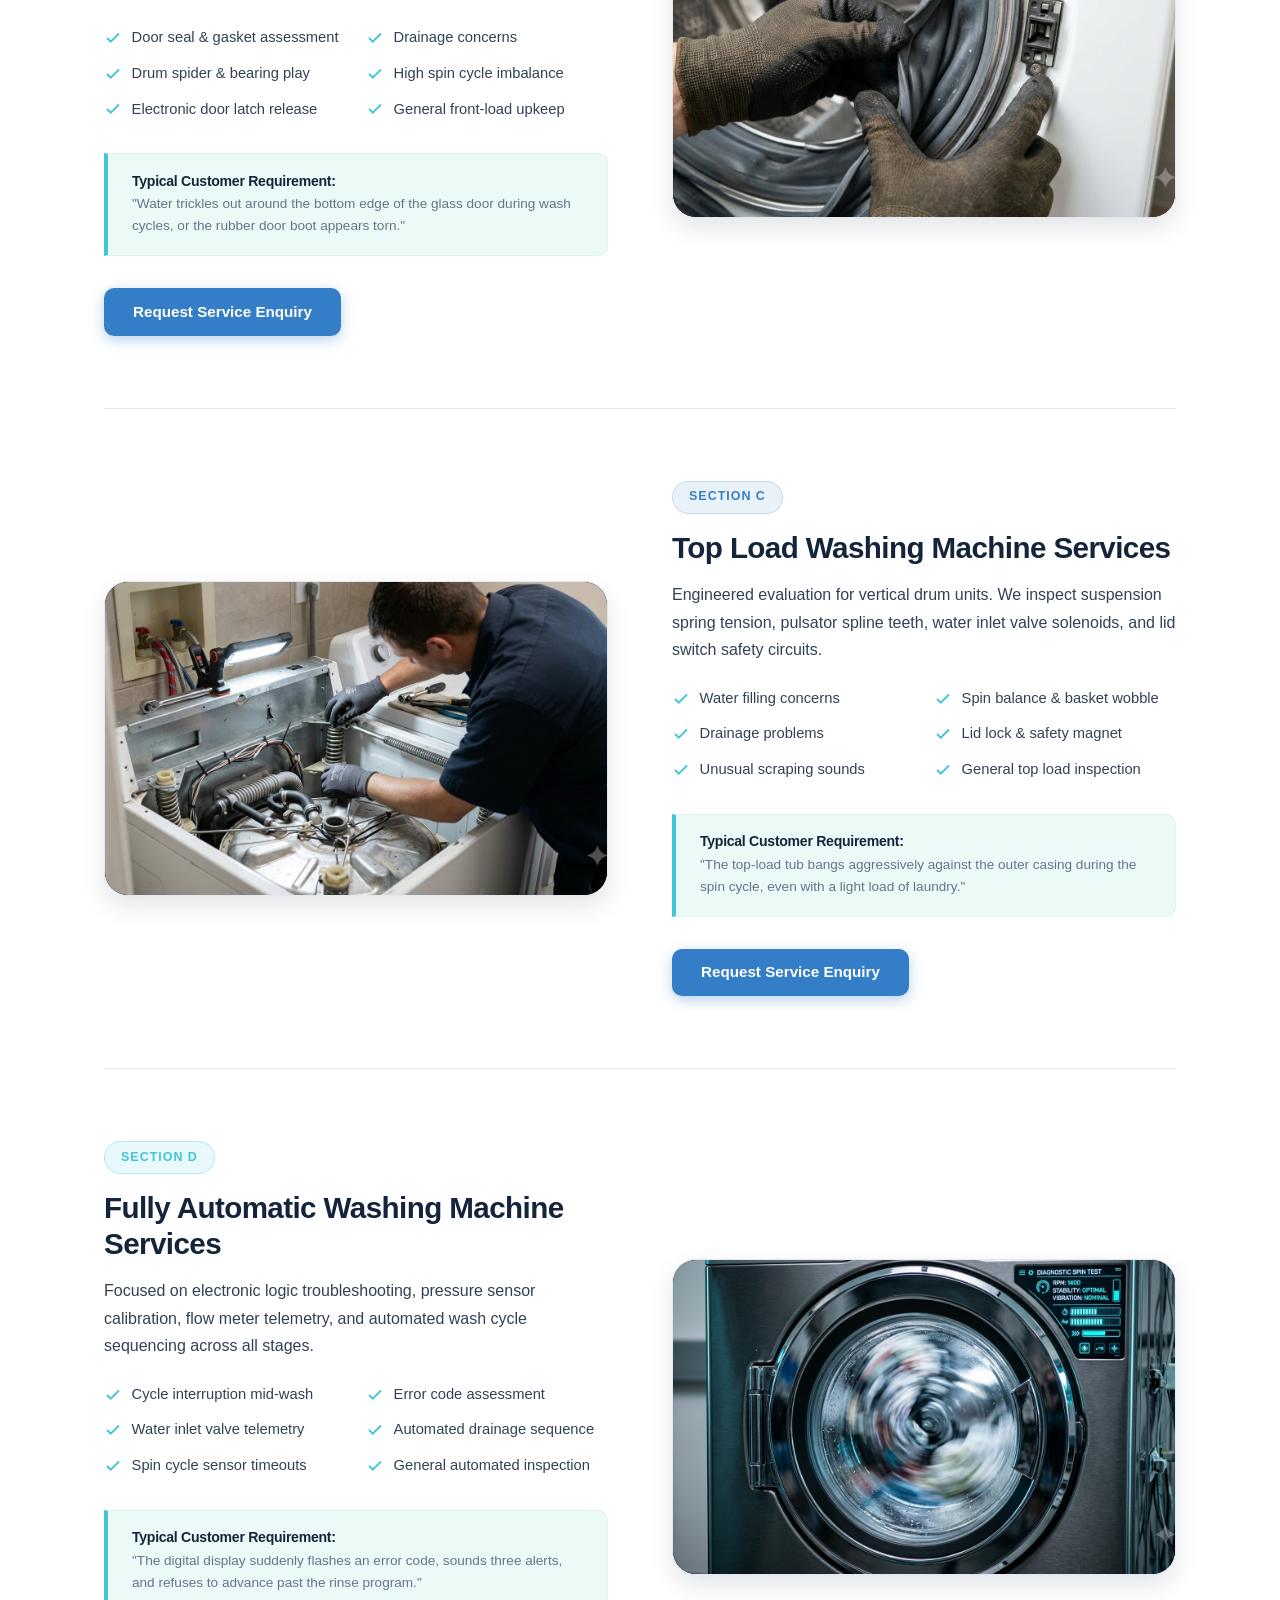
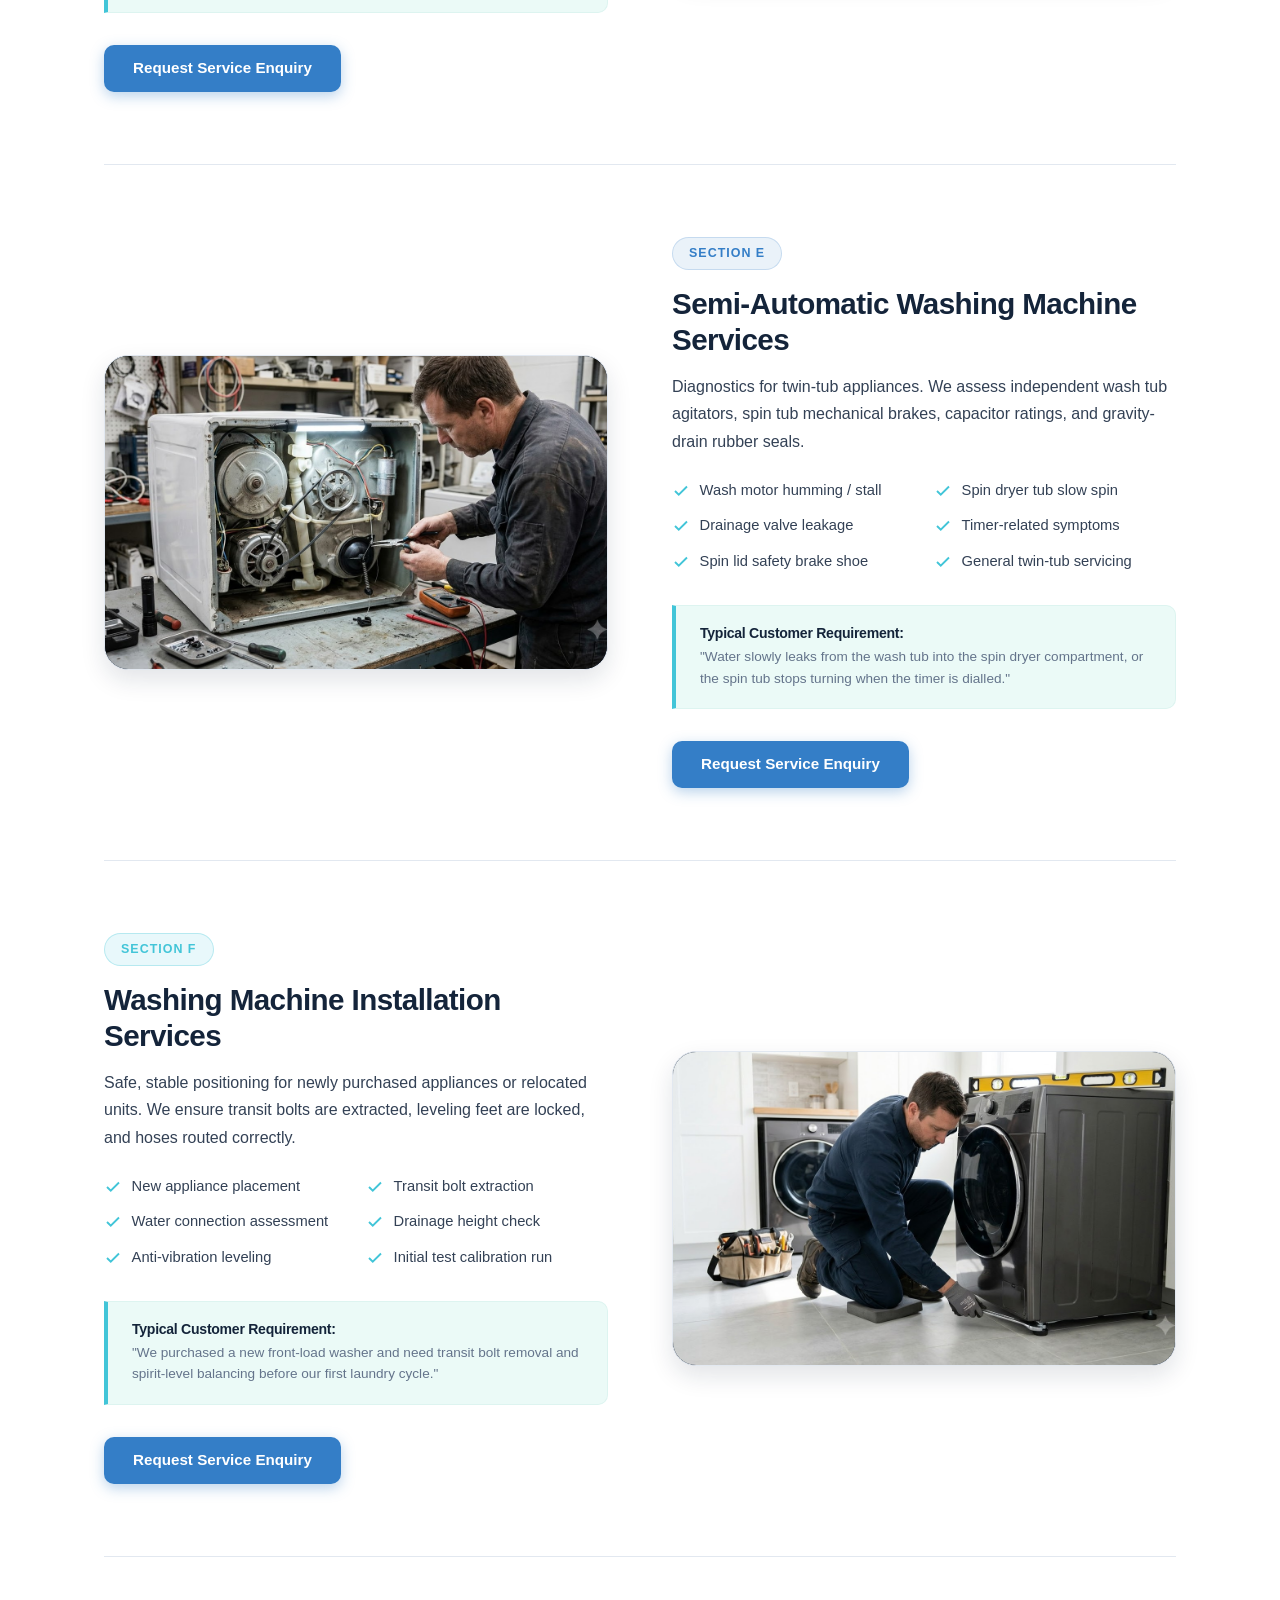
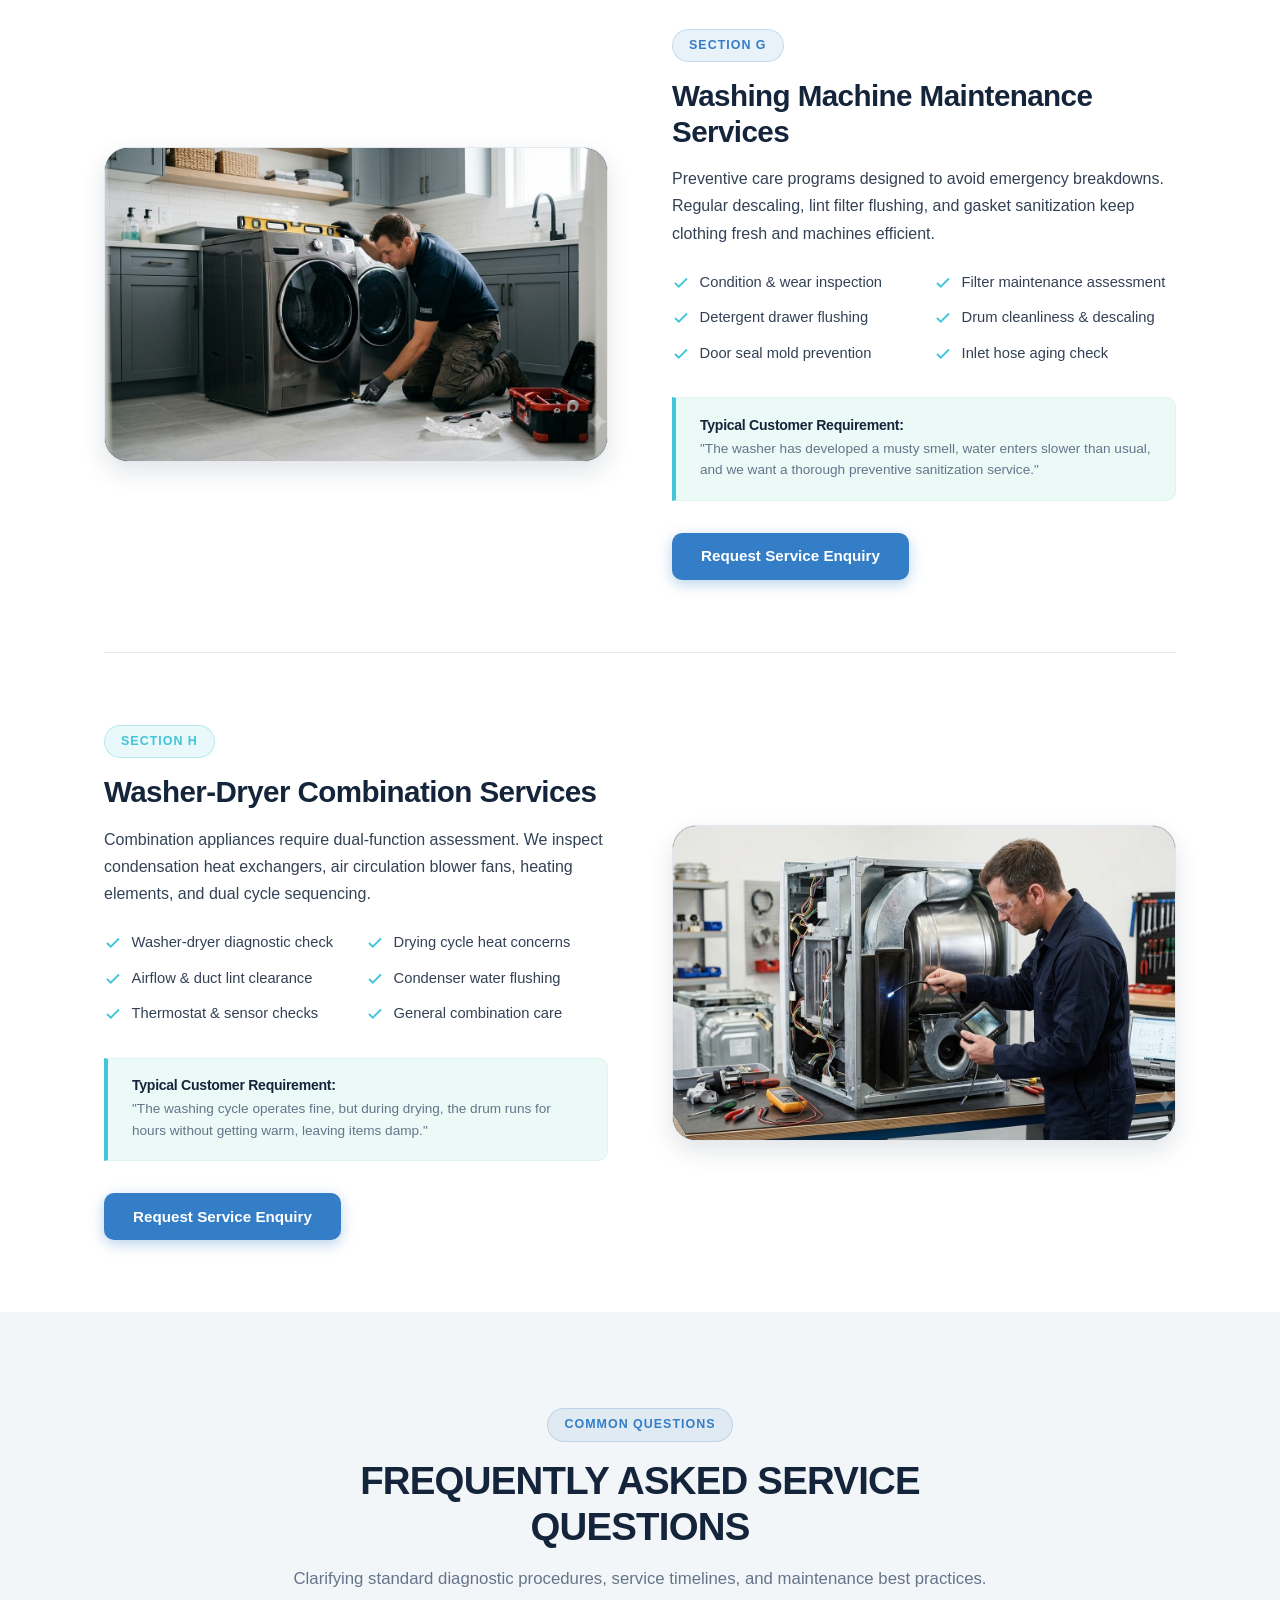
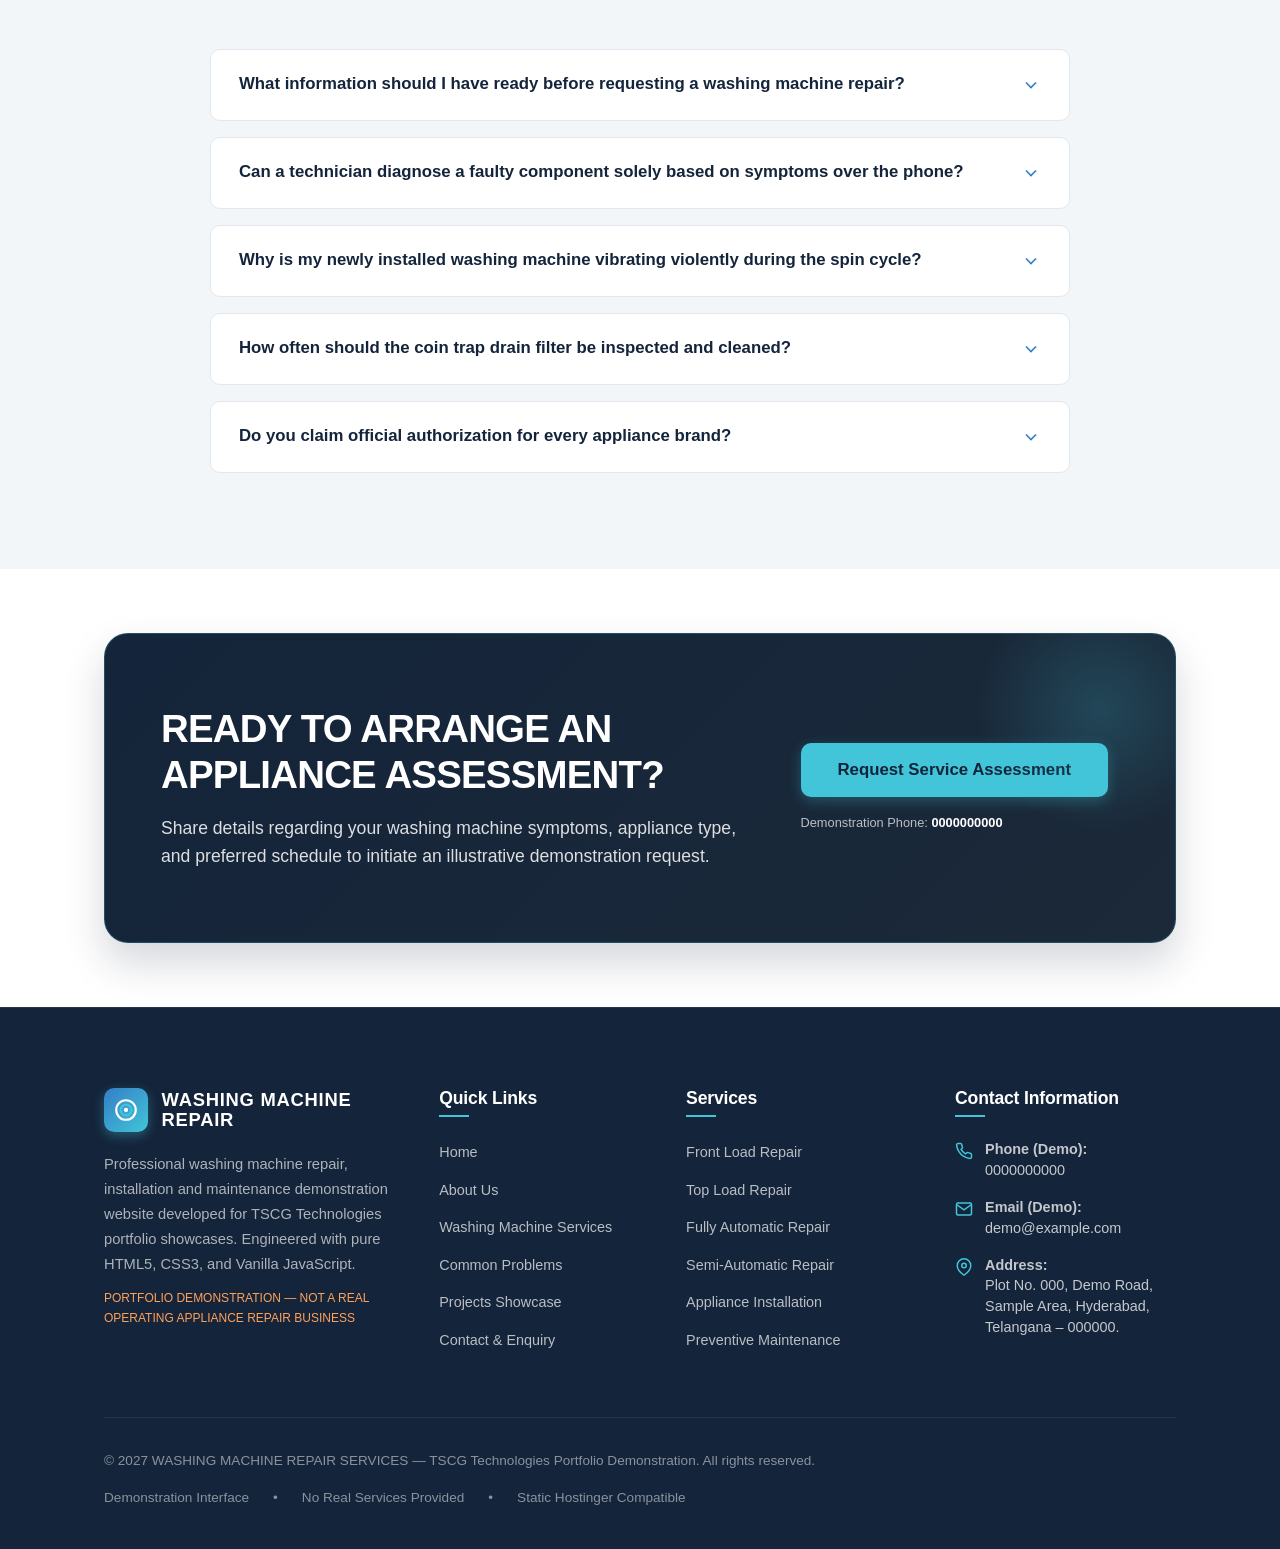
<file: services.html>
<!DOCTYPE html>
<html lang="en">
<head>
  <meta charset="UTF-8">
  <meta name="viewport" content="width=device-width, initial-scale=1.0">
  <title>Washing Machine Repair &amp; Maintenance Services | Complete Catalog</title>
  <meta name="description" content="Explore our dedicated washing machine service catalog: front load repair, top load maintenance, fully automatic diagnostics, semi-automatic servicing, and professional installation.">
  <meta property="og:title" content="Washing Machine Repair & Maintenance Services Catalog">
  <meta property="og:description" content="Dedicated residential appliance services for front load, top load, automatic washing machines and washer-dryer units.">
  <meta property="og:type" content="website">
  <link rel="stylesheet" href="assets/css/style.css">
  <link rel="icon" href="data:image/svg+xml,<svg xmlns='http://www.w3.org/2000/svg' viewBox='0 0 24 24' fill='%2342C5D8'><path d='M12 2C6.48 2 2 6.48 2 12s4.48 10 10 10 10-4.48 10-10S17.52 2 12 2zm0 18c-4.41 0-8-3.59-8-8s3.59-8 8-8 8 3.59 8 8-3.59 8-8 8zm0-14c-3.31 0-6 2.69-6 6s2.69 6 6 6 6-2.69 6-6-2.69-6-6-6z'/></svg>">
</head>
<body>

  <!-- ========================================================================
       HEADER & NAVIGATION
       ======================================================================== -->
  <header class="site-header solid-nav" id="main-header">
    <div class="container-wide header-container">
      <a href="index.html" class="brand-logo" aria-label="Washing Machine Repair Homepage">
        <div class="logo-symbol" aria-hidden="true">
          <svg viewBox="0 0 24 24">
            <circle cx="12" cy="12" r="9" fill="none" stroke="#FFFFFF" stroke-width="2"/>
            <circle cx="12" cy="12" r="5" fill="none" stroke="#42C5D8" stroke-width="2" stroke-dasharray="2 2"/>
            <circle cx="12" cy="12" r="2" fill="#FFFFFF"/>
            <path d="M7 6h10" stroke="#FFFFFF" stroke-width="1.5" stroke-linecap="round"/>
          </svg>
        </div>
        <div class="brand-text-wrap">
          <span class="brand-title">WASHING MACHINE REPAIR</span>
          <span class="brand-subtitle">Appliance Care &amp; Services</span>
        </div>
      </a>

      <!-- Desktop Nav -->
      <nav class="nav-menu" aria-label="Main Navigation">
        <a href="index.html" class="nav-link">Home</a>
        <a href="about.html" class="nav-link">About</a>
        <a href="services.html" class="nav-link active" aria-current="page">Services</a>
        <a href="problems.html" class="nav-link">Problems</a>
        <a href="projects.html" class="nav-link">Projects</a>
        <a href="contact.html" class="nav-link">Contact</a>
      </nav>

      <!-- Header Actions -->
      <div class="header-actions">
        <div class="header-phone-box">
          <span class="phone-label">Demo Enquiry</span>
          <a href="tel:0000000000" class="phone-number">0000000000</a>
          <span class="phone-tag">Demonstration Phone</span>
        </div>
        <a href="contact.html" class="btn btn-aqua btn-sm">Request a Repair</a>
        <button class="mobile-toggle" aria-label="Toggle mobile menu" aria-expanded="false">
          <span></span>
          <span></span>
          <span></span>
        </button>
      </div>
    </div>
  </header>

  <!-- Mobile Drawer Overlay & Nav -->
  <div class="mobile-drawer-overlay"></div>
  <aside class="mobile-nav-drawer" aria-label="Mobile Navigation">
    <div class="brand-logo" style="margin-bottom: 1.5rem;">
      <div class="logo-symbol">
        <svg viewBox="0 0 24 24">
          <circle cx="12" cy="12" r="9" fill="none" stroke="#FFFFFF" stroke-width="2"/>
          <circle cx="12" cy="12" r="5" fill="none" stroke="#42C5D8" stroke-width="2"/>
          <circle cx="12" cy="12" r="2" fill="#FFFFFF"/>
        </svg>
      </div>
      <div class="brand-text-wrap">
        <span class="brand-title">WASHING MACHINE REPAIR</span>
      </div>
    </div>
    <a href="index.html" class="nav-link">Home</a>
    <a href="about.html" class="nav-link">About</a>
    <a href="services.html" class="nav-link active">Services</a>
    <a href="problems.html" class="nav-link">Problems</a>
    <a href="projects.html" class="nav-link">Projects</a>
    <a href="contact.html" class="nav-link">Contact</a>
    <div style="margin-top: 1.5rem;">
      <div class="header-phone-box" style="align-items: flex-start; margin-bottom: 1rem;">
        <span class="phone-label">Demonstration Phone</span>
        <span class="phone-number" style="font-size: 1.1rem;">0000000000</span>
      </div>
      <a href="contact.html" class="btn btn-aqua" style="width: 100%;">Request a Repair</a>
    </div>
  </aside>

  <!-- ========================================================================
       PAGE 3 — SERVICES HERO
       ======================================================================== -->
  <section class="page-hero">
    <div class="container reveal">
      <span class="section-badge badge-white">Service Portfolio</span>
      <h1 class="page-hero-title">COMPLETE WASHING MACHINE REPAIR AND MAINTENANCE SOLUTIONS.</h1>
      <p class="page-hero-lead">
        Explore dedicated repair diagnostics, configuration setups, and preventative upkeep across all major residential washing machine architectures.
      </p>
      <div class="breadcrumbs">
        <a href="index.html">Home</a>
        <span>/</span>
        <span>Services</span>
      </div>
    </div>
  </section>

  <!-- ========================================================================
       SERVICES DETAILED SECTIONS (A THROUGH H)
       ======================================================================== -->
  <div class="bg-white">
    <div class="container">

      <!-- SECTION A: Washing Machine Repair -->
      <section class="service-detailed-section" id="repair">
        <div class="service-row">
          <div class="service-media-wrap reveal">
            <img src="images/washing-machine-repair.jpg" alt="Technician troubleshooting washing machine drive motor and electronic board" width="960" height="600" loading="lazy">
          </div>
          <div class="service-content-wrap reveal">
            <span class="section-badge">Section A</span>
            <h3>Washing Machine Repair &amp; Diagnostics</h3>
            <p style="color: var(--color-text-body); line-height: 1.7;">
              Targeted diagnostic evaluation for mechanical breakdowns, motor stall issues, cycle interruptions, and electrical fault symptoms. We prioritize finding the root cause rather than guessing.
            </p>
            <div class="service-bullets-list">
              <div class="service-bullet-item">
                <svg width="18" height="18" viewBox="0 0 24 24" fill="none" stroke="currentColor" stroke-width="2.5"><polyline points="20 6 9 17 4 12"/></svg>
                <span>Machine not starting</span>
              </div>
              <div class="service-bullet-item">
                <svg width="18" height="18" viewBox="0 0 24 24" fill="none" stroke="currentColor" stroke-width="2.5"><polyline points="20 6 9 17 4 12"/></svg>
                <span>Drum not spinning</span>
              </div>
              <div class="service-bullet-item">
                <svg width="18" height="18" viewBox="0 0 24 24" fill="none" stroke="currentColor" stroke-width="2.5"><polyline points="20 6 9 17 4 12"/></svg>
                <span>Water not filling</span>
              </div>
              <div class="service-bullet-item">
                <svg width="18" height="18" viewBox="0 0 24 24" fill="none" stroke="currentColor" stroke-width="2.5"><polyline points="20 6 9 17 4 12"/></svg>
                <span>Water not draining</span>
              </div>
              <div class="service-bullet-item">
                <svg width="18" height="18" viewBox="0 0 24 24" fill="none" stroke="currentColor" stroke-width="2.5"><polyline points="20 6 9 17 4 12"/></svg>
                <span>Cycle not completing</span>
              </div>
              <div class="service-bullet-item">
                <svg width="18" height="18" viewBox="0 0 24 24" fill="none" stroke="currentColor" stroke-width="2.5"><polyline points="20 6 9 17 4 12"/></svg>
                <span>Excessive noise / vibration</span>
              </div>
            </div>
            <div class="customer-requirement-box">
              <h5>Typical Customer Requirement:</h5>
              <p>"Our washer stopped spinning midway through the cycle with clothes still full of soapy water, and there is a faint humming sound."</p>
            </div>
            <a href="contact.html?service=repair" class="btn btn-primary">Request Service Enquiry</a>
          </div>
        </div>
      </section>

      <!-- SECTION B: Front Load Washing Machine Services -->
      <section class="service-detailed-section" id="front-load">
        <div class="service-row reverse">
          <div class="service-media-wrap reveal">
            <img src="images/washing-machine-door-lock.jpg" alt="Front load washing machine door seal and bellow gasket inspection" width="960" height="600" loading="lazy">
          </div>
          <div class="service-content-wrap reveal">
            <span class="section-badge badge-aqua">Section B</span>
            <h3>Front Load Washing Machine Services</h3>
            <p style="color: var(--color-text-body); line-height: 1.7;">
              Front load units utilize high rotational speeds up to 1400 RPM requiring specialized attention to door boot gaskets, front shock dampers, and high-pressure door locks.
            </p>
            <div class="service-bullets-list">
              <div class="service-bullet-item">
                <svg width="18" height="18" viewBox="0 0 24 24" fill="none" stroke="currentColor" stroke-width="2.5"><polyline points="20 6 9 17 4 12"/></svg>
                <span>Door seal &amp; gasket assessment</span>
              </div>
              <div class="service-bullet-item">
                <svg width="18" height="18" viewBox="0 0 24 24" fill="none" stroke="currentColor" stroke-width="2.5"><polyline points="20 6 9 17 4 12"/></svg>
                <span>Drainage concerns</span>
              </div>
              <div class="service-bullet-item">
                <svg width="18" height="18" viewBox="0 0 24 24" fill="none" stroke="currentColor" stroke-width="2.5"><polyline points="20 6 9 17 4 12"/></svg>
                <span>Drum spider &amp; bearing play</span>
              </div>
              <div class="service-bullet-item">
                <svg width="18" height="18" viewBox="0 0 24 24" fill="none" stroke="currentColor" stroke-width="2.5"><polyline points="20 6 9 17 4 12"/></svg>
                <span>High spin cycle imbalance</span>
              </div>
              <div class="service-bullet-item">
                <svg width="18" height="18" viewBox="0 0 24 24" fill="none" stroke="currentColor" stroke-width="2.5"><polyline points="20 6 9 17 4 12"/></svg>
                <span>Electronic door latch release</span>
              </div>
              <div class="service-bullet-item">
                <svg width="18" height="18" viewBox="0 0 24 24" fill="none" stroke="currentColor" stroke-width="2.5"><polyline points="20 6 9 17 4 12"/></svg>
                <span>General front-load upkeep</span>
              </div>
            </div>
            <div class="customer-requirement-box">
              <h5>Typical Customer Requirement:</h5>
              <p>"Water trickles out around the bottom edge of the glass door during wash cycles, or the rubber door boot appears torn."</p>
            </div>
            <a href="contact.html?service=front-load" class="btn btn-primary">Request Service Enquiry</a>
          </div>
        </div>
      </section>

      <!-- SECTION C: Top Load Washing Machine Services -->
      <section class="service-detailed-section" id="top-load">
        <div class="service-row">
          <div class="service-media-wrap reveal">
            <img src="images/washing-machine-drainage-service.jpg" alt="Top load washing machine agitator and suspension inspection" width="960" height="600" loading="lazy">
          </div>
          <div class="service-content-wrap reveal">
            <span class="section-badge">Section C</span>
            <h3>Top Load Washing Machine Services</h3>
            <p style="color: var(--color-text-body); line-height: 1.7;">
              Engineered evaluation for vertical drum units. We inspect suspension spring tension, pulsator spline teeth, water inlet valve solenoids, and lid switch safety circuits.
            </p>
            <div class="service-bullets-list">
              <div class="service-bullet-item">
                <svg width="18" height="18" viewBox="0 0 24 24" fill="none" stroke="currentColor" stroke-width="2.5"><polyline points="20 6 9 17 4 12"/></svg>
                <span>Water filling concerns</span>
              </div>
              <div class="service-bullet-item">
                <svg width="18" height="18" viewBox="0 0 24 24" fill="none" stroke="currentColor" stroke-width="2.5"><polyline points="20 6 9 17 4 12"/></svg>
                <span>Spin balance &amp; basket wobble</span>
              </div>
              <div class="service-bullet-item">
                <svg width="18" height="18" viewBox="0 0 24 24" fill="none" stroke="currentColor" stroke-width="2.5"><polyline points="20 6 9 17 4 12"/></svg>
                <span>Drainage problems</span>
              </div>
              <div class="service-bullet-item">
                <svg width="18" height="18" viewBox="0 0 24 24" fill="none" stroke="currentColor" stroke-width="2.5"><polyline points="20 6 9 17 4 12"/></svg>
                <span>Lid lock &amp; safety magnet</span>
              </div>
              <div class="service-bullet-item">
                <svg width="18" height="18" viewBox="0 0 24 24" fill="none" stroke="currentColor" stroke-width="2.5"><polyline points="20 6 9 17 4 12"/></svg>
                <span>Unusual scraping sounds</span>
              </div>
              <div class="service-bullet-item">
                <svg width="18" height="18" viewBox="0 0 24 24" fill="none" stroke="currentColor" stroke-width="2.5"><polyline points="20 6 9 17 4 12"/></svg>
                <span>General top load inspection</span>
              </div>
            </div>
            <div class="customer-requirement-box">
              <h5>Typical Customer Requirement:</h5>
              <p>"The top-load tub bangs aggressively against the outer casing during the spin cycle, even with a light load of laundry."</p>
            </div>
            <a href="contact.html?service=top-load" class="btn btn-primary">Request Service Enquiry</a>
          </div>
        </div>
      </section>

      <!-- SECTION D: Fully Automatic Washing Machine Services -->
      <section class="service-detailed-section" id="fully-automatic">
        <div class="service-row reverse">
          <div class="service-media-wrap reveal">
            <img src="images/washing-machine-spin-service.jpg" alt="Fully automatic microprocessor and cycle testing" width="960" height="600" loading="lazy">
          </div>
          <div class="service-content-wrap reveal">
            <span class="section-badge badge-aqua">Section D</span>
            <h3>Fully Automatic Washing Machine Services</h3>
            <p style="color: var(--color-text-body); line-height: 1.7;">
              Focused on electronic logic troubleshooting, pressure sensor calibration, flow meter telemetry, and automated wash cycle sequencing across all stages.
            </p>
            <div class="service-bullets-list">
              <div class="service-bullet-item">
                <svg width="18" height="18" viewBox="0 0 24 24" fill="none" stroke="currentColor" stroke-width="2.5"><polyline points="20 6 9 17 4 12"/></svg>
                <span>Cycle interruption mid-wash</span>
              </div>
              <div class="service-bullet-item">
                <svg width="18" height="18" viewBox="0 0 24 24" fill="none" stroke="currentColor" stroke-width="2.5"><polyline points="20 6 9 17 4 12"/></svg>
                <span>Error code assessment</span>
              </div>
              <div class="service-bullet-item">
                <svg width="18" height="18" viewBox="0 0 24 24" fill="none" stroke="currentColor" stroke-width="2.5"><polyline points="20 6 9 17 4 12"/></svg>
                <span>Water inlet valve telemetry</span>
              </div>
              <div class="service-bullet-item">
                <svg width="18" height="18" viewBox="0 0 24 24" fill="none" stroke="currentColor" stroke-width="2.5"><polyline points="20 6 9 17 4 12"/></svg>
                <span>Automated drainage sequence</span>
              </div>
              <div class="service-bullet-item">
                <svg width="18" height="18" viewBox="0 0 24 24" fill="none" stroke="currentColor" stroke-width="2.5"><polyline points="20 6 9 17 4 12"/></svg>
                <span>Spin cycle sensor timeouts</span>
              </div>
              <div class="service-bullet-item">
                <svg width="18" height="18" viewBox="0 0 24 24" fill="none" stroke="currentColor" stroke-width="2.5"><polyline points="20 6 9 17 4 12"/></svg>
                <span>General automated inspection</span>
              </div>
            </div>
            <div class="customer-requirement-box">
              <h5>Typical Customer Requirement:</h5>
              <p>"The digital display suddenly flashes an error code, sounds three alerts, and refuses to advance past the rinse program."</p>
            </div>
            <a href="contact.html?service=fully-automatic" class="btn btn-primary">Request Service Enquiry</a>
          </div>
        </div>
      </section>

      <!-- SECTION E: Semi-Automatic Washing Machine Services -->
      <section class="service-detailed-section" id="semi-automatic">
        <div class="service-row">
          <div class="service-media-wrap reveal">
            <img src="images/washing-machine-water-leak.jpg" alt="Semi-automatic twin tub motor and drain valve servicing" width="960" height="600" loading="lazy">
          </div>
          <div class="service-content-wrap reveal">
            <span class="section-badge">Section E</span>
            <h3>Semi-Automatic Washing Machine Services</h3>
            <p style="color: var(--color-text-body); line-height: 1.7;">
              Diagnostics for twin-tub appliances. We assess independent wash tub agitators, spin tub mechanical brakes, capacitor ratings, and gravity-drain rubber seals.
            </p>
            <div class="service-bullets-list">
              <div class="service-bullet-item">
                <svg width="18" height="18" viewBox="0 0 24 24" fill="none" stroke="currentColor" stroke-width="2.5"><polyline points="20 6 9 17 4 12"/></svg>
                <span>Wash motor humming / stall</span>
              </div>
              <div class="service-bullet-item">
                <svg width="18" height="18" viewBox="0 0 24 24" fill="none" stroke="currentColor" stroke-width="2.5"><polyline points="20 6 9 17 4 12"/></svg>
                <span>Spin dryer tub slow spin</span>
              </div>
              <div class="service-bullet-item">
                <svg width="18" height="18" viewBox="0 0 24 24" fill="none" stroke="currentColor" stroke-width="2.5"><polyline points="20 6 9 17 4 12"/></svg>
                <span>Drainage valve leakage</span>
              </div>
              <div class="service-bullet-item">
                <svg width="18" height="18" viewBox="0 0 24 24" fill="none" stroke="currentColor" stroke-width="2.5"><polyline points="20 6 9 17 4 12"/></svg>
                <span>Timer-related symptoms</span>
              </div>
              <div class="service-bullet-item">
                <svg width="18" height="18" viewBox="0 0 24 24" fill="none" stroke="currentColor" stroke-width="2.5"><polyline points="20 6 9 17 4 12"/></svg>
                <span>Spin lid safety brake shoe</span>
              </div>
              <div class="service-bullet-item">
                <svg width="18" height="18" viewBox="0 0 24 24" fill="none" stroke="currentColor" stroke-width="2.5"><polyline points="20 6 9 17 4 12"/></svg>
                <span>General twin-tub servicing</span>
              </div>
            </div>
            <div class="customer-requirement-box">
              <h5>Typical Customer Requirement:</h5>
              <p>"Water slowly leaks from the wash tub into the spin dryer compartment, or the spin tub stops turning when the timer is dialled."</p>
            </div>
            <a href="contact.html?service=semi-automatic" class="btn btn-primary">Request Service Enquiry</a>
          </div>
        </div>
      </section>

      <!-- SECTION F: Washing Machine Installation -->
      <section class="service-detailed-section" id="installation">
        <div class="service-row reverse">
          <div class="service-media-wrap reveal">
            <img src="images/washing-machine-installation.jpg" alt="Appliance technician leveling a newly installed washing machine" width="960" height="600" loading="lazy">
          </div>
          <div class="service-content-wrap reveal">
            <span class="section-badge badge-aqua">Section F</span>
            <h3>Washing Machine Installation Services</h3>
            <p style="color: var(--color-text-body); line-height: 1.7;">
              Safe, stable positioning for newly purchased appliances or relocated units. We ensure transit bolts are extracted, leveling feet are locked, and hoses routed correctly.
            </p>
            <div class="service-bullets-list">
              <div class="service-bullet-item">
                <svg width="18" height="18" viewBox="0 0 24 24" fill="none" stroke="currentColor" stroke-width="2.5"><polyline points="20 6 9 17 4 12"/></svg>
                <span>New appliance placement</span>
              </div>
              <div class="service-bullet-item">
                <svg width="18" height="18" viewBox="0 0 24 24" fill="none" stroke="currentColor" stroke-width="2.5"><polyline points="20 6 9 17 4 12"/></svg>
                <span>Transit bolt extraction</span>
              </div>
              <div class="service-bullet-item">
                <svg width="18" height="18" viewBox="0 0 24 24" fill="none" stroke="currentColor" stroke-width="2.5"><polyline points="20 6 9 17 4 12"/></svg>
                <span>Water connection assessment</span>
              </div>
              <div class="service-bullet-item">
                <svg width="18" height="18" viewBox="0 0 24 24" fill="none" stroke="currentColor" stroke-width="2.5"><polyline points="20 6 9 17 4 12"/></svg>
                <span>Drainage height check</span>
              </div>
              <div class="service-bullet-item">
                <svg width="18" height="18" viewBox="0 0 24 24" fill="none" stroke="currentColor" stroke-width="2.5"><polyline points="20 6 9 17 4 12"/></svg>
                <span>Anti-vibration leveling</span>
              </div>
              <div class="service-bullet-item">
                <svg width="18" height="18" viewBox="0 0 24 24" fill="none" stroke="currentColor" stroke-width="2.5"><polyline points="20 6 9 17 4 12"/></svg>
                <span>Initial test calibration run</span>
              </div>
            </div>
            <div class="customer-requirement-box">
              <h5>Typical Customer Requirement:</h5>
              <p>"We purchased a new front-load washer and need transit bolt removal and spirit-level balancing before our first laundry cycle."</p>
            </div>
            <a href="contact.html?service=installation" class="btn btn-primary">Request Service Enquiry</a>
          </div>
        </div>
      </section>

      <!-- SECTION G: Washing Machine Maintenance -->
      <section class="service-detailed-section" id="maintenance">
        <div class="service-row">
          <div class="service-media-wrap reveal">
            <img src="images/washing-machine-maintenance.jpg" alt="Preventive appliance maintenance, filter cleaning and descaling" width="960" height="600" loading="lazy">
          </div>
          <div class="service-content-wrap reveal">
            <span class="section-badge">Section G</span>
            <h3>Washing Machine Maintenance Services</h3>
            <p style="color: var(--color-text-body); line-height: 1.7;">
              Preventive care programs designed to avoid emergency breakdowns. Regular descaling, lint filter flushing, and gasket sanitization keep clothing fresh and machines efficient.
            </p>
            <div class="service-bullets-list">
              <div class="service-bullet-item">
                <svg width="18" height="18" viewBox="0 0 24 24" fill="none" stroke="currentColor" stroke-width="2.5"><polyline points="20 6 9 17 4 12"/></svg>
                <span>Condition &amp; wear inspection</span>
              </div>
              <div class="service-bullet-item">
                <svg width="18" height="18" viewBox="0 0 24 24" fill="none" stroke="currentColor" stroke-width="2.5"><polyline points="20 6 9 17 4 12"/></svg>
                <span>Filter maintenance assessment</span>
              </div>
              <div class="service-bullet-item">
                <svg width="18" height="18" viewBox="0 0 24 24" fill="none" stroke="currentColor" stroke-width="2.5"><polyline points="20 6 9 17 4 12"/></svg>
                <span>Detergent drawer flushing</span>
              </div>
              <div class="service-bullet-item">
                <svg width="18" height="18" viewBox="0 0 24 24" fill="none" stroke="currentColor" stroke-width="2.5"><polyline points="20 6 9 17 4 12"/></svg>
                <span>Drum cleanliness &amp; descaling</span>
              </div>
              <div class="service-bullet-item">
                <svg width="18" height="18" viewBox="0 0 24 24" fill="none" stroke="currentColor" stroke-width="2.5"><polyline points="20 6 9 17 4 12"/></svg>
                <span>Door seal mold prevention</span>
              </div>
              <div class="service-bullet-item">
                <svg width="18" height="18" viewBox="0 0 24 24" fill="none" stroke="currentColor" stroke-width="2.5"><polyline points="20 6 9 17 4 12"/></svg>
                <span>Inlet hose aging check</span>
              </div>
            </div>
            <div class="customer-requirement-box">
              <h5>Typical Customer Requirement:</h5>
              <p>"The washer has developed a musty smell, water enters slower than usual, and we want a thorough preventive sanitization service."</p>
            </div>
            <a href="contact.html?service=maintenance" class="btn btn-primary">Request Service Enquiry</a>
          </div>
        </div>
      </section>

      <!-- SECTION H: Washer-Dryer Services -->
      <section class="service-detailed-section" id="washer-dryer">
        <div class="service-row reverse">
          <div class="service-media-wrap reveal">
            <img src="images/washing-machine-washer-dryer.jpg" alt="Washer-dryer combination diagnostic inspection" width="960" height="600" loading="lazy">
          </div>
          <div class="service-content-wrap reveal">
            <span class="section-badge badge-aqua">Section H</span>
            <h3>Washer-Dryer Combination Services</h3>
            <p style="color: var(--color-text-body); line-height: 1.7;">
              Combination appliances require dual-function assessment. We inspect condensation heat exchangers, air circulation blower fans, heating elements, and dual cycle sequencing.
            </p>
            <div class="service-bullets-list">
              <div class="service-bullet-item">
                <svg width="18" height="18" viewBox="0 0 24 24" fill="none" stroke="currentColor" stroke-width="2.5"><polyline points="20 6 9 17 4 12"/></svg>
                <span>Washer-dryer diagnostic check</span>
              </div>
              <div class="service-bullet-item">
                <svg width="18" height="18" viewBox="0 0 24 24" fill="none" stroke="currentColor" stroke-width="2.5"><polyline points="20 6 9 17 4 12"/></svg>
                <span>Drying cycle heat concerns</span>
              </div>
              <div class="service-bullet-item">
                <svg width="18" height="18" viewBox="0 0 24 24" fill="none" stroke="currentColor" stroke-width="2.5"><polyline points="20 6 9 17 4 12"/></svg>
                <span>Airflow &amp; duct lint clearance</span>
              </div>
              <div class="service-bullet-item">
                <svg width="18" height="18" viewBox="0 0 24 24" fill="none" stroke="currentColor" stroke-width="2.5"><polyline points="20 6 9 17 4 12"/></svg>
                <span>Condenser water flushing</span>
              </div>
              <div class="service-bullet-item">
                <svg width="18" height="18" viewBox="0 0 24 24" fill="none" stroke="currentColor" stroke-width="2.5"><polyline points="20 6 9 17 4 12"/></svg>
                <span>Thermostat &amp; sensor checks</span>
              </div>
              <div class="service-bullet-item">
                <svg width="18" height="18" viewBox="0 0 24 24" fill="none" stroke="currentColor" stroke-width="2.5"><polyline points="20 6 9 17 4 12"/></svg>
                <span>General combination care</span>
              </div>
            </div>
            <div class="customer-requirement-box">
              <h5>Typical Customer Requirement:</h5>
              <p>"The washing cycle operates fine, but during drying, the drum runs for hours without getting warm, leaving items damp."</p>
            </div>
            <a href="contact.html?service=washer-dryer" class="btn btn-primary">Request Service Enquiry</a>
          </div>
        </div>
      </section>

    </div>
  </div>

  <!-- ========================================================================
       FAQ ACCORDION COMPONENT
       ======================================================================== -->
  <section class="section bg-light">
    <div class="container">
      <div class="section-header reveal">
        <span class="section-badge">Common Questions</span>
        <h2 class="section-title">FREQUENTLY ASKED SERVICE QUESTIONS</h2>
        <p class="section-subtitle">Clarifying standard diagnostic procedures, service timelines, and maintenance best practices.</p>
      </div>

      <div class="faq-accordion reveal">
        <!-- Item 1 -->
        <div class="faq-item">
          <button class="faq-trigger" aria-expanded="false">
            <span>What information should I have ready before requesting a washing machine repair?</span>
            <svg class="faq-icon-chevron" viewBox="0 0 24 24" fill="none" stroke="currentColor" stroke-width="2">
              <polyline points="6 9 12 15 18 9"/>
            </svg>
          </button>
          <div class="faq-panel">
            <div class="faq-panel-inner">
              It helps significantly to note whether the appliance is front-load or top-load, the approximate age, the manufacturer brand, any error code shown on the digital display, and the exact stage at which the wash cycle halted (e.g., during initial water fill, wash agitation, or final spin).
            </div>
          </div>
        </div>

        <!-- Item 2 -->
        <div class="faq-item">
          <button class="faq-trigger" aria-expanded="false">
            <span>Can a technician diagnose a faulty component solely based on symptoms over the phone?</span>
            <svg class="faq-icon-chevron" viewBox="0 0 24 24" fill="none" stroke="currentColor" stroke-width="2">
              <polyline points="6 9 12 15 18 9"/>
            </svg>
          </button>
          <div class="faq-panel">
            <div class="faq-panel-inner">
              No. Symptoms such as "drum not spinning" can stem from multiple independent causes including an unbalanced laundry bundle, a slipped drive belt, worn motor brushes, or a door interlock switch failure. Accurate identification requires hands-on physical and electrical testing.
            </div>
          </div>
        </div>

        <!-- Item 3 -->
        <div class="faq-item">
          <button class="faq-trigger" aria-expanded="false">
            <span>Why is my newly installed washing machine vibrating violently during the spin cycle?</span>
            <svg class="faq-icon-chevron" viewBox="0 0 24 24" fill="none" stroke="currentColor" stroke-width="2">
              <polyline points="6 9 12 15 18 9"/>
            </svg>
          </button>
          <div class="faq-panel">
            <div class="faq-panel-inner">
              The most common cause on new appliances is unremoved transit shipping bolts. Modern front-load washing machines include heavy steel shipping bolts on the rear to secure the drum during transit. If not removed prior to operation, the machine will shake violently. Uneven leveling feet are another primary cause.
            </div>
          </div>
        </div>

        <!-- Item 4 -->
        <div class="faq-item">
          <button class="faq-trigger" aria-expanded="false">
            <span>How often should the coin trap drain filter be inspected and cleaned?</span>
            <svg class="faq-icon-chevron" viewBox="0 0 24 24" fill="none" stroke="currentColor" stroke-width="2">
              <polyline points="6 9 12 15 18 9"/>
            </svg>
          </button>
          <div class="faq-panel">
            <div class="faq-panel-inner">
              For active households running 4–6 loads per week, inspecting the lower front drain filter once every month or two is recommended. Trapped coins, hairpins, and lint can impede the drain pump impeller, leading to slow water evacuation or error codes.
            </div>
          </div>
        </div>

        <!-- Item 5 -->
        <div class="faq-item">
          <button class="faq-trigger" aria-expanded="false">
            <span>Do you claim official authorization for every appliance brand?</span>
            <svg class="faq-icon-chevron" viewBox="0 0 24 24" fill="none" stroke="currentColor" stroke-width="2">
              <polyline points="6 9 12 15 18 9"/>
            </svg>
          </button>
          <div class="faq-panel">
            <div class="faq-panel-inner">
              No. This website is an illustrative TSCG Technologies portfolio demonstration for showcase purposes. In real-world contexts, appliance services are subject to manufacturer warranty requirements, component availability, and brand specifications.
            </div>
          </div>
        </div>
      </div>
    </div>
  </section>

  <!-- ========================================================================
       SERVICES CTA
       ======================================================================== -->
  <section class="section-sm bg-white">
    <div class="container">
      <div class="cta-banner reveal">
        <div class="cta-banner-content">
          <h2>READY TO ARRANGE AN APPLIANCE ASSESSMENT?</h2>
          <p>
            Share details regarding your washing machine symptoms, appliance type, and preferred schedule to initiate an illustrative demonstration request.
          </p>
        </div>
        <div class="cta-banner-actions">
          <a href="contact.html" class="btn btn-aqua btn-lg">Request Service Assessment</a>
          <span style="font-size: 0.8rem; color: rgba(255, 255, 255, 0.7);">
            Demonstration Phone: <strong style="color: var(--color-white);">0000000000</strong>
          </span>
        </div>
      </div>
    </div>
  </section>

  <!-- ========================================================================
       GLOBAL FOOTER
       ======================================================================== -->
  <footer class="site-footer">
    <div class="container">
      <div class="footer-grid-4">
        <div class="footer-col-about">
          <a href="index.html" class="brand-logo">
            <div class="logo-symbol">
              <svg viewBox="0 0 24 24">
                <circle cx="12" cy="12" r="9" fill="none" stroke="#FFFFFF" stroke-width="2"/>
                <circle cx="12" cy="12" r="5" fill="none" stroke="#42C5D8" stroke-width="2"/>
                <circle cx="12" cy="12" r="2" fill="#FFFFFF"/>
              </svg>
            </div>
            <div class="brand-text-wrap">
              <span class="brand-title">WASHING MACHINE REPAIR</span>
            </div>
          </a>
          <p>
            Professional washing machine repair, installation and maintenance demonstration website developed for TSCG Technologies portfolio showcases. Engineered with pure HTML5, CSS3, and Vanilla JavaScript.
          </p>
          <div class="footer-demo-note">
            PORTFOLIO DEMONSTRATION — NOT A REAL OPERATING APPLIANCE REPAIR BUSINESS
          </div>
        </div>

        <div class="footer-col-links">
          <h4 class="footer-col-title">Quick Links</h4>
          <ul class="footer-links-list">
            <li><a href="index.html">Home</a></li>
            <li><a href="about.html">About Us</a></li>
            <li><a href="services.html">Washing Machine Services</a></li>
            <li><a href="problems.html">Common Problems</a></li>
            <li><a href="projects.html">Projects Showcase</a></li>
            <li><a href="contact.html">Contact &amp; Enquiry</a></li>
          </ul>
        </div>

        <div class="footer-col-services">
          <h4 class="footer-col-title">Services</h4>
          <ul class="footer-links-list">
            <li><a href="services.html#front-load">Front Load Repair</a></li>
            <li><a href="services.html#top-load">Top Load Repair</a></li>
            <li><a href="services.html#fully-automatic">Fully Automatic Repair</a></li>
            <li><a href="services.html#semi-automatic">Semi-Automatic Repair</a></li>
            <li><a href="services.html#installation">Appliance Installation</a></li>
            <li><a href="services.html#maintenance">Preventive Maintenance</a></li>
          </ul>
        </div>

        <div class="footer-col-contact">
          <h4 class="footer-col-title">Contact Information</h4>
          <div class="footer-contact-info">
            <div class="contact-item">
              <svg width="18" height="18" viewBox="0 0 24 24" fill="none" stroke="currentColor" stroke-width="2">
                <path d="M22 16.92v3a2 2 0 0 1-2.18 2 19.79 19.79 0 0 1-8.63-3.07 19.5 19.5 0 0 1-6-6 19.79 19.79 0 0 1-3.07-8.67A2 2 0 0 1 4.11 2h3a2 2 0 0 1 2 1.72 12.84 12.84 0 0 0 .7 2.81 2 2 0 0 1-.45 2.11L8.09 9.91a16 16 0 0 0 6 6l1.27-1.27a2 2 0 0 1 2.11-.45 12.84 12.84 0 0 0 2.81.7A2 2 0 0 1 22 16.92z"/>
              </svg>
              <div>
                <strong>Phone (Demo):</strong><br>
                <span>0000000000</span>
              </div>
            </div>
            <div class="contact-item">
              <svg width="18" height="18" viewBox="0 0 24 24" fill="none" stroke="currentColor" stroke-width="2">
                <path d="M4 4h16c1.1 0 2 .9 2 2v12c0 1.1-.9 2-2 2H4c-1.1 0-2-.9-2-2V6c0-1.1.9-2 2-2z"/>
                <polyline points="22,6 12,13 2,6"/>
              </svg>
              <div>
                <strong>Email (Demo):</strong><br>
                <span>demo@example.com</span>
              </div>
            </div>
            <div class="contact-item">
              <svg width="18" height="18" viewBox="0 0 24 24" fill="none" stroke="currentColor" stroke-width="2">
                <path d="M21 10c0 7-9 13-9 13s-9-6-9-13a9 9 0 0 1 18 0z"/>
                <circle cx="12" cy="10" r="3"/>
              </svg>
              <div>
                <strong>Address:</strong><br>
                <span>Plot No. 000, Demo Road, Sample Area, Hyderabad, Telangana – 000000.</span>
              </div>
            </div>
          </div>
        </div>
      </div>

      <div class="footer-bottom">
        <p>&copy; 2027 WASHING MACHINE REPAIR SERVICES — TSCG Technologies Portfolio Demonstration. All rights reserved.</p>
        <div class="footer-legal-links">
          <span>Demonstration Interface</span>
          <span>•</span>
          <span>No Real Services Provided</span>
          <span>•</span>
          <span>Static Hostinger Compatible</span>
        </div>
      </div>
    </div>
  </footer>

  <button class="back-to-top" aria-label="Back to top">
    <svg width="20" height="20" viewBox="0 0 24 24" fill="none" stroke="currentColor" stroke-width="2.5">
      <polyline points="18 15 12 9 6 15"/>
    </svg>
  </button>

  <script src="assets/js/main.js"></script>
</body>
</html>
</file>
<file: assets/css/style.css>
/* ==========================================================================
   WASHING MACHINE REPAIR SERVICES — MASTER STYLESHEET
   TSCG Technologies Portfolio Demonstration
   Pure Vanilla CSS3 — Zero Frameworks / Production Ready
   ========================================================================== */

/* --------------------------------------------------------------------------
   1. DESIGN TOKENS & SYSTEM VARIABLES
   -------------------------------------------------------------------------- */
:root {
  /* Brand Palette */
  --color-deep-navy: #14243A;
  --color-dark-charcoal: #1B2938;
  --color-primary-blue: #347EC7;
  --color-primary-hover: #2867a5;
  --color-aqua-cyan: #42C5D8;
  --color-aqua-glow: rgba(66, 197, 216, 0.25);
  --color-soft-mint: #DDF4F0;
  --color-mint-subtle: #ebfaf7;
  --color-light-grey: #F3F6F8;
  --color-mid-grey: #E2E8F0;
  --color-text-muted: #64748B;
  --color-text-light: #94A3B8;
  --color-text-body: #334155;
  --color-white: #FFFFFF;
  --color-accent-orange: #FFA15A;
  --color-danger: #EF4444;
  --color-success: #10B981;

  /* Typography */
  --font-family: 'Plus Jakarta Sans', -apple-system, BlinkMacSystemFont, 'Segoe UI', Roboto, Helvetica, Arial, sans-serif;
  --font-weight-regular: 400;
  --font-weight-medium: 500;
  --font-weight-semibold: 600;
  --font-weight-bold: 700;
  --font-weight-black: 800;

  /* Elevation & Shadows */
  --shadow-sm: 0 2px 4px rgba(20, 36, 58, 0.05);
  --shadow-md: 0 4px 12px rgba(20, 36, 58, 0.08);
  --shadow-lg: 0 10px 25px rgba(20, 36, 58, 0.12);
  --shadow-xl: 0 20px 40px rgba(20, 36, 58, 0.18);
  --shadow-glow: 0 0 20px rgba(66, 197, 216, 0.35);

  /* Borders & Radius */
  --radius-sm: 6px;
  --radius-md: 10px;
  --radius-lg: 16px;
  --radius-xl: 24px;
  --radius-pill: 9999px;

  /* Transitions */
  --transition-fast: 0.18s cubic-bezier(0.16, 1, 0.3, 1);
  --transition-normal: 0.3s cubic-bezier(0.16, 1, 0.3, 1);
  --transition-slow: 0.5s cubic-bezier(0.16, 1, 0.3, 1);

  /* Layout */
  --container-max: 1240px;
  --container-wide: 1360px;
  --header-height: 80px;
}

/* --------------------------------------------------------------------------
   2. RESET & BASE
   -------------------------------------------------------------------------- */
*, *::before, *::after {
  box-sizing: border-box;
  margin: 0;
  padding: 0;
}

html {
  font-size: 16px;
  scroll-behavior: smooth;
  -webkit-text-size-adjust: 100%;
}

body {
  font-family: var(--font-family);
  font-size: 1rem;
  line-height: 1.6;
  color: var(--color-text-body);
  background-color: var(--color-white);
  overflow-x: hidden;
  -webkit-font-smoothing: antialiased;
  -moz-osx-font-smoothing: grayscale;
}

img, picture, svg, video {
  display: block;
  max-width: 100%;
  height: auto;
}

input, button, textarea, select {
  font: inherit;
}

a {
  color: inherit;
  text-decoration: none;
  transition: color var(--transition-fast);
}

button {
  background: none;
  border: none;
  cursor: pointer;
}

ul, ol {
  list-style: none;
}

/* Container */
.container {
  width: 100%;
  max-width: var(--container-max);
  margin-left: auto;
  margin-right: auto;
  padding-left: 1.5rem;
  padding-right: 1.5rem;
}

.container-wide {
  width: 100%;
  max-width: var(--container-wide);
  margin-left: auto;
  margin-right: auto;
  padding-left: 1.5rem;
  padding-right: 1.5rem;
}

/* --------------------------------------------------------------------------
   3. TYPOGRAPHY & HEADINGS
   -------------------------------------------------------------------------- */
h1, h2, h3, h4, h5, h6 {
  color: var(--color-deep-navy);
  font-weight: var(--font-weight-bold);
  line-height: 1.2;
  letter-spacing: -0.02em;
}

h1 {
  font-size: clamp(2.2rem, 4.5vw, 3.6rem);
  font-weight: var(--font-weight-black);
}

h2 {
  font-size: clamp(1.8rem, 3vw, 2.5rem);
}

h3 {
  font-size: clamp(1.3rem, 2vw, 1.6rem);
}

h4 {
  font-size: 1.15rem;
}

.lead-text {
  font-size: clamp(1.05rem, 1.5vw, 1.25rem);
  color: var(--color-text-muted);
  line-height: 1.7;
}

/* Subtle water/drum motif accents */
.text-aqua {
  color: var(--color-aqua-cyan) !important;
}

.text-blue {
  color: var(--color-primary-blue) !important;
}

.text-orange {
  color: var(--color-accent-orange) !important;
}

.text-white {
  color: var(--color-white) !important;
}

.text-muted {
  color: var(--color-text-muted) !important;
}

/* Section Header Component */
.section-header {
  text-align: center;
  max-width: 760px;
  margin: 0 auto 3.5rem auto;
}

.section-header.text-left {
  text-align: left;
  margin-left: 0;
  margin-right: auto;
}

.section-badge {
  display: inline-flex;
  align-items: center;
  gap: 0.5rem;
  padding: 0.35rem 1rem;
  font-size: 0.78rem;
  font-weight: var(--font-weight-bold);
  text-transform: uppercase;
  letter-spacing: 0.08em;
  color: var(--color-primary-blue);
  background-color: rgba(52, 126, 199, 0.1);
  border: 1px solid rgba(52, 126, 199, 0.2);
  border-radius: var(--radius-pill);
  margin-bottom: 1rem;
}

.section-badge.badge-aqua {
  color: var(--color-aqua-cyan);
  background-color: rgba(66, 197, 216, 0.12);
  border-color: rgba(66, 197, 216, 0.3);
}

.section-badge.badge-white {
  color: var(--color-aqua-cyan);
  background-color: rgba(255, 255, 255, 0.12);
  border-color: rgba(255, 255, 255, 0.25);
}

.section-title {
  margin-bottom: 1rem;
}

.section-title-white {
  color: var(--color-white);
}

.section-subtitle {
  font-size: 1.05rem;
  color: var(--color-text-muted);
}

.section-subtitle-light {
  color: var(--color-mint-subtle);
  opacity: 0.9;
}

/* --------------------------------------------------------------------------
   4. BUTTONS & INTERACTION ELEMENTS
   -------------------------------------------------------------------------- */
.btn {
  display: inline-flex;
  align-items: center;
  justify-content: center;
  gap: 0.65rem;
  font-weight: var(--font-weight-semibold);
  font-size: 0.95rem;
  padding: 0.85rem 1.75rem;
  border-radius: var(--radius-md);
  transition: all var(--transition-fast);
  text-align: center;
  white-space: nowrap;
  line-height: 1.2;
  cursor: pointer;
}

.btn:focus-visible {
  outline: 2px solid var(--color-aqua-cyan);
  outline-offset: 3px;
}

.btn-primary {
  background-color: var(--color-primary-blue);
  color: var(--color-white);
  box-shadow: 0 4px 14px rgba(52, 126, 199, 0.35);
  border: 1px solid transparent;
}

.btn-primary:hover {
  background-color: var(--color-primary-hover);
  transform: translateY(-2px);
  box-shadow: 0 6px 20px rgba(52, 126, 199, 0.45);
}

.btn-aqua {
  background-color: var(--color-aqua-cyan);
  color: var(--color-deep-navy);
  font-weight: var(--font-weight-bold);
  box-shadow: 0 4px 14px rgba(66, 197, 216, 0.3);
  border: 1px solid transparent;
}

.btn-aqua:hover {
  background-color: #35b3c5;
  transform: translateY(-2px);
  box-shadow: var(--shadow-glow);
}

.btn-outline-white {
  background: transparent;
  color: var(--color-white);
  border: 1.5px solid rgba(255, 255, 255, 0.6);
}

.btn-outline-white:hover {
  background-color: var(--color-white);
  color: var(--color-deep-navy);
  border-color: var(--color-white);
  transform: translateY(-2px);
}

.btn-outline-navy {
  background: transparent;
  color: var(--color-deep-navy);
  border: 1.5px solid var(--color-deep-navy);
}

.btn-outline-navy:hover {
  background-color: var(--color-deep-navy);
  color: var(--color-white);
  transform: translateY(-2px);
}

.btn-secondary {
  background-color: var(--color-light-grey);
  color: var(--color-deep-navy);
  border: 1px solid var(--color-mid-grey);
}

.btn-secondary:hover {
  background-color: var(--color-mid-grey);
  transform: translateY(-2px);
}

.btn-sm {
  padding: 0.55rem 1.15rem;
  font-size: 0.85rem;
  border-radius: var(--radius-sm);
}

.btn-lg {
  padding: 1rem 2.25rem;
  font-size: 1.05rem;
}

/* Text Links */
.link-arrow {
  display: inline-flex;
  align-items: center;
  gap: 0.4rem;
  font-weight: var(--font-weight-semibold);
  color: var(--color-primary-blue);
  font-size: 0.95rem;
  transition: gap var(--transition-fast), color var(--transition-fast);
}

.link-arrow:hover {
  color: var(--color-aqua-cyan);
  gap: 0.65rem;
}

.link-arrow svg {
  transition: transform var(--transition-fast);
}

.link-arrow:hover svg {
  transform: translateX(3px);
}

/* --------------------------------------------------------------------------
   5. HEADER & NAVIGATION
   -------------------------------------------------------------------------- */
.site-header {
  position: fixed;
  top: 0;
  left: 0;
  right: 0;
  height: var(--header-height);
  z-index: 1000;
  transition: background-color var(--transition-normal), box-shadow var(--transition-normal), backdrop-filter var(--transition-normal);
}

.site-header.transparent-nav {
  background-color: transparent;
}

.site-header.scrolled,
.site-header.solid-nav {
  background-color: rgba(20, 36, 58, 0.96);
  backdrop-filter: blur(12px);
  -webkit-backdrop-filter: blur(12px);
  box-shadow: 0 4px 20px rgba(0, 0, 0, 0.25);
}

.header-container {
  display: flex;
  align-items: center;
  justify-content: space-between;
  height: 100%;
}

/* Brand Logo */
.brand-logo {
  display: flex;
  align-items: center;
  gap: 0.85rem;
  text-decoration: none;
}

.logo-symbol {
  width: 44px;
  height: 44px;
  display: flex;
  align-items: center;
  justify-content: center;
  background: linear-gradient(135deg, var(--color-primary-blue), var(--color-aqua-cyan));
  border-radius: var(--radius-md);
  box-shadow: 0 4px 12px rgba(66, 197, 216, 0.35);
  position: relative;
  overflow: hidden;
  flex-shrink: 0;
}

.logo-symbol svg {
  width: 26px;
  height: 26px;
  fill: var(--color-white);
}

.brand-text-wrap {
  display: flex;
  flex-direction: column;
}

.brand-title {
  font-size: 1.15rem;
  font-weight: var(--font-weight-black);
  letter-spacing: 0.04em;
  color: var(--color-white);
  line-height: 1.1;
}

.brand-subtitle {
  font-size: 0.68rem;
  font-weight: var(--font-weight-bold);
  letter-spacing: 0.12em;
  color: var(--color-aqua-cyan);
  text-transform: uppercase;
}

/* Nav Menu */
.nav-menu {
  display: flex;
  align-items: center;
  gap: 1.75rem;
}

.nav-link {
  font-size: 0.95rem;
  font-weight: var(--font-weight-medium);
  color: rgba(255, 255, 255, 0.85);
  padding: 0.4rem 0.1rem;
  position: relative;
  transition: color var(--transition-fast);
}

.nav-link:hover,
.nav-link.active {
  color: var(--color-aqua-cyan);
}

.nav-link::after {
  content: '';
  position: absolute;
  bottom: -2px;
  left: 0;
  width: 0;
  height: 2px;
  background: var(--color-aqua-cyan);
  transition: width var(--transition-fast);
}

.nav-link:hover::after,
.nav-link.active::after {
  width: 100%;
}

/* Header Right Actions */
.header-actions {
  display: flex;
  align-items: center;
  gap: 1.25rem;
}

.header-phone-box {
  display: flex;
  flex-direction: column;
  align-items: flex-end;
  line-height: 1.2;
}

.phone-label {
  font-size: 0.65rem;
  font-weight: var(--font-weight-bold);
  color: var(--color-aqua-cyan);
  letter-spacing: 0.08em;
  text-transform: uppercase;
}

.phone-number {
  font-size: 0.95rem;
  font-weight: var(--font-weight-bold);
  color: var(--color-white);
  letter-spacing: 0.04em;
}

.phone-tag {
  font-size: 0.58rem;
  color: rgba(255, 255, 255, 0.6);
}

/* Mobile Hamburger */
.mobile-toggle {
  display: none;
  flex-direction: column;
  justify-content: space-around;
  width: 32px;
  height: 32px;
  background: transparent;
  border: none;
  cursor: pointer;
  padding: 4px;
  z-index: 1100;
}

.mobile-toggle span {
  width: 100%;
  height: 2px;
  background-color: var(--color-white);
  border-radius: 2px;
  transition: all var(--transition-normal);
}

.mobile-toggle.active span:nth-child(1) {
  transform: rotate(45deg) translate(5px, 5px);
}

.mobile-toggle.active span:nth-child(2) {
  opacity: 0;
}

.mobile-toggle.active span:nth-child(3) {
  transform: rotate(-45deg) translate(5px, -5px);
}

/* Mobile Nav Drawer */
.mobile-nav-drawer {
  position: fixed;
  top: 0;
  right: -100%;
  width: 82%;
  max-width: 380px;
  height: 100vh;
  background-color: var(--color-deep-navy);
  box-shadow: -10px 0 30px rgba(0, 0, 0, 0.4);
  z-index: 1050;
  padding: 6rem 2rem 2rem 2rem;
  display: flex;
  flex-direction: column;
  gap: 1.5rem;
  transition: right var(--transition-normal);
  overflow-y: auto;
}

.mobile-nav-drawer.active {
  right: 0;
}

.mobile-nav-drawer .nav-link {
  font-size: 1.15rem;
  padding: 0.6rem 0;
  border-bottom: 1px solid rgba(255, 255, 255, 0.08);
}

.mobile-drawer-overlay {
  position: fixed;
  inset: 0;
  background-color: rgba(0, 0, 0, 0.6);
  backdrop-filter: blur(4px);
  z-index: 1040;
  opacity: 0;
  visibility: hidden;
  transition: all var(--transition-normal);
}

.mobile-drawer-overlay.active {
  opacity: 1;
  visibility: visible;
}

/* --------------------------------------------------------------------------
   6. HERO SECTIONS
   -------------------------------------------------------------------------- */
.hero-home {
  position: relative;
  min-height: 100vh;
  background: linear-gradient(135deg, var(--color-deep-navy) 0%, #0d1a2b 60%, var(--color-dark-charcoal) 100%);
  display: flex;
  align-items: center;
  padding-top: calc(var(--header-height) + 2rem);
  padding-bottom: 5rem;
  overflow: hidden;
}

/* Abstract hydro / drum decorative backgrounds */
.hero-pattern {
  position: absolute;
  inset: 0;
  background-image: 
    radial-gradient(circle at 80% 20%, rgba(66, 197, 216, 0.08) 0%, transparent 40%),
    radial-gradient(circle at 10% 80%, rgba(52, 126, 199, 0.1) 0%, transparent 50%);
  pointer-events: none;
}

.hero-drum-decor {
  position: absolute;
  right: -150px;
  top: 15%;
  width: 600px;
  height: 600px;
  border-radius: 50%;
  border: 2px dashed rgba(66, 197, 216, 0.15);
  pointer-events: none;
  animation: drumRotate 60s linear infinite;
}

@keyframes drumRotate {
  from { transform: rotate(0deg); }
  to { transform: rotate(360deg); }
}

.hero-grid {
  display: grid;
  grid-template-columns: 1.1fr 0.9fr;
  gap: 3.5rem;
  align-items: center;
  position: relative;
  z-index: 2;
}

.hero-content {
  color: var(--color-white);
}

.hero-badge-strip {
  display: inline-flex;
  align-items: center;
  gap: 0.6rem;
  padding: 0.4rem 1.1rem;
  background: rgba(255, 255, 255, 0.08);
  border: 1px solid rgba(66, 197, 216, 0.35);
  border-radius: var(--radius-pill);
  font-size: 0.78rem;
  font-weight: var(--font-weight-bold);
  color: var(--color-aqua-cyan);
  letter-spacing: 0.08em;
  text-transform: uppercase;
  margin-bottom: 1.5rem;
}

.hero-title {
  color: var(--color-white);
  margin-bottom: 1.5rem;
  line-height: 1.12;
}

.hero-description {
  font-size: 1.15rem;
  color: rgba(255, 255, 255, 0.85);
  line-height: 1.7;
  margin-bottom: 2.25rem;
  max-width: 580px;
}

.hero-actions {
  display: flex;
  flex-wrap: wrap;
  gap: 1rem;
  margin-bottom: 3rem;
}

.hero-stats-row {
  display: grid;
  grid-template-columns: repeat(3, 1fr);
  gap: 1.5rem;
  padding-top: 2rem;
  border-top: 1px solid rgba(255, 255, 255, 0.12);
}

.stat-item h3 {
  color: var(--color-aqua-cyan);
  font-size: 1.6rem;
  font-weight: var(--font-weight-black);
  margin-bottom: 0.2rem;
}

.stat-item p {
  font-size: 0.82rem;
  color: rgba(255, 255, 255, 0.7);
  line-height: 1.3;
}

/* Hero Visual Card */
.hero-visual-wrap {
  position: relative;
}

.hero-image-frame {
  position: relative;
  border-radius: var(--radius-xl);
  overflow: hidden;
  box-shadow: 0 25px 50px rgba(0, 0, 0, 0.45), var(--shadow-glow);
  border: 1px solid rgba(66, 197, 216, 0.3);
}

.hero-image-frame img {
  width: 100%;
  height: auto;
  aspect-ratio: 16/9;
  object-fit: cover;
  transition: transform var(--transition-slow);
}

.hero-image-frame:hover img {
  transform: scale(1.02);
}

.hero-floating-card {
  position: absolute;
  bottom: -25px;
  left: -25px;
  background: rgba(27, 41, 56, 0.95);
  backdrop-filter: blur(10px);
  border: 1px solid rgba(66, 197, 216, 0.4);
  padding: 1.25rem 1.5rem;
  border-radius: var(--radius-lg);
  box-shadow: var(--shadow-xl);
  display: flex;
  align-items: center;
  gap: 1rem;
  max-width: 320px;
}

.floating-icon {
  width: 48px;
  height: 48px;
  background: rgba(66, 197, 216, 0.15);
  border-radius: 50%;
  display: flex;
  align-items: center;
  justify-content: center;
  color: var(--color-aqua-cyan);
  flex-shrink: 0;
}

.floating-text h5 {
  color: var(--color-white);
  font-size: 0.95rem;
  margin-bottom: 0.2rem;
}

.floating-text p {
  color: rgba(255, 255, 255, 0.7);
  font-size: 0.8rem;
  line-height: 1.3;
}

/* Subpage Hero (About, Services, Problems, Projects, Contact) */
.page-hero {
  background: linear-gradient(135deg, var(--color-deep-navy) 0%, var(--color-dark-charcoal) 100%);
  padding-top: calc(var(--header-height) + 4rem);
  padding-bottom: 5rem;
  position: relative;
  overflow: hidden;
  color: var(--color-white);
  text-align: center;
}

.page-hero .section-badge {
  margin-bottom: 1.25rem;
}

.page-hero-title {
  color: var(--color-white);
  margin-bottom: 1.25rem;
  max-width: 900px;
  margin-left: auto;
  margin-right: auto;
}

.page-hero-lead {
  font-size: 1.15rem;
  color: rgba(255, 255, 255, 0.85);
  max-width: 720px;
  margin-left: auto;
  margin-right: auto;
  line-height: 1.7;
}

.breadcrumbs {
  display: flex;
  align-items: center;
  justify-content: center;
  gap: 0.5rem;
  font-size: 0.85rem;
  color: rgba(255, 255, 255, 0.6);
  margin-top: 1.75rem;
}

.breadcrumbs a {
  color: var(--color-aqua-cyan);
}

.breadcrumbs a:hover {
  text-decoration: underline;
}

/* --------------------------------------------------------------------------
   7. SECTIONS & LAYOUT BLOCKS
   -------------------------------------------------------------------------- */
.section {
  padding-top: 6rem;
  padding-bottom: 6rem;
}

.section-sm {
  padding-top: 4rem;
  padding-bottom: 4rem;
}

.bg-white {
  background-color: var(--color-white);
}

.bg-light {
  background-color: var(--color-light-grey);
}

.bg-mint {
  background-color: var(--color-soft-mint);
}

.bg-navy {
  background-color: var(--color-deep-navy);
  color: var(--color-white);
}

.bg-charcoal {
  background-color: var(--color-dark-charcoal);
  color: var(--color-white);
}

/* --------------------------------------------------------------------------
   8. SERVICE HIGHLIGHTS (HOMEPAGE 4 HIGHLIGHTS)
   -------------------------------------------------------------------------- */
.highlights-grid {
  display: grid;
  grid-template-columns: repeat(4, 1fr);
  gap: 1.75rem;
  margin-top: -3.5rem;
  position: relative;
  z-index: 10;
}

.highlight-card {
  background: var(--color-white);
  padding: 2.25rem 1.75rem;
  border-radius: var(--radius-lg);
  box-shadow: var(--shadow-lg);
  border: 1px solid var(--color-mid-grey);
  transition: transform var(--transition-normal), box-shadow var(--transition-normal), border-color var(--transition-normal);
  display: flex;
  flex-direction: column;
}

.highlight-card:hover {
  transform: translateY(-6px);
  box-shadow: var(--shadow-xl);
  border-color: var(--color-aqua-cyan);
}

.highlight-icon-wrap {
  width: 56px;
  height: 56px;
  border-radius: var(--radius-md);
  background: rgba(52, 126, 199, 0.1);
  color: var(--color-primary-blue);
  display: flex;
  align-items: center;
  justify-content: center;
  margin-bottom: 1.5rem;
  transition: background var(--transition-fast), color var(--transition-fast);
}

.highlight-card:hover .highlight-icon-wrap {
  background: var(--color-primary-blue);
  color: var(--color-white);
}

.highlight-title {
  font-size: 1.2rem;
  margin-bottom: 0.75rem;
  color: var(--color-deep-navy);
}

.highlight-text {
  font-size: 0.92rem;
  color: var(--color-text-muted);
  line-height: 1.6;
  margin-bottom: 1.25rem;
  flex-grow: 1;
}

/* --------------------------------------------------------------------------
   9. APPLIANCE CATEGORY CARDS
   -------------------------------------------------------------------------- */
.categories-grid {
  display: grid;
  grid-template-columns: repeat(4, 1fr);
  gap: 1.75rem;
}

.categories-grid-6 {
  grid-template-columns: repeat(3, 1fr);
}

.category-card {
  background: var(--color-white);
  border-radius: var(--radius-lg);
  overflow: hidden;
  box-shadow: var(--shadow-md);
  border: 1px solid var(--color-mid-grey);
  transition: transform var(--transition-normal), box-shadow var(--transition-normal), border-color var(--transition-normal);
  display: flex;
  flex-direction: column;
}

.category-card:hover {
  transform: translateY(-6px);
  box-shadow: var(--shadow-xl);
  border-color: var(--color-aqua-cyan);
}

.category-image-box {
  position: relative;
  aspect-ratio: 4/3;
  overflow: hidden;
  background-color: var(--color-deep-navy);
}

.category-image-box img {
  width: 100%;
  height: 100%;
  object-fit: cover;
  transition: transform var(--transition-slow);
}

.category-card:hover .category-image-box img {
  transform: scale(1.05);
}

.category-badge {
  position: absolute;
  top: 12px;
  right: 12px;
  background: rgba(20, 36, 58, 0.85);
  backdrop-filter: blur(6px);
  color: var(--color-aqua-cyan);
  font-size: 0.72rem;
  font-weight: var(--font-weight-bold);
  padding: 0.25rem 0.75rem;
  border-radius: var(--radius-pill);
  letter-spacing: 0.05em;
  text-transform: uppercase;
}

.category-body {
  padding: 1.75rem;
  display: flex;
  flex-direction: column;
  flex-grow: 1;
}

.category-title {
  font-size: 1.2rem;
  margin-bottom: 0.6rem;
  color: var(--color-deep-navy);
}

.category-desc {
  font-size: 0.92rem;
  color: var(--color-text-muted);
  line-height: 1.6;
  margin-bottom: 1.25rem;
  flex-grow: 1;
}

/* --------------------------------------------------------------------------
   10. MAIN SERVICES OVERVIEW (8 CARDS)
   -------------------------------------------------------------------------- */
.services-grid-8 {
  display: grid;
  grid-template-columns: repeat(4, 1fr);
  gap: 1.75rem;
}

.service-card {
  background: var(--color-white);
  border-radius: var(--radius-lg);
  padding: 2rem 1.75rem;
  box-shadow: var(--shadow-sm);
  border: 1px solid var(--color-mid-grey);
  transition: all var(--transition-normal);
  display: flex;
  flex-direction: column;
  position: relative;
}

.service-card:hover {
  transform: translateY(-5px);
  box-shadow: var(--shadow-lg);
  border-color: var(--color-primary-blue);
}

.service-icon-box {
  width: 52px;
  height: 52px;
  border-radius: var(--radius-md);
  background: rgba(66, 197, 216, 0.12);
  color: var(--color-primary-blue);
  display: flex;
  align-items: center;
  justify-content: center;
  margin-bottom: 1.25rem;
}

.service-card-title {
  font-size: 1.15rem;
  margin-bottom: 0.6rem;
}

.service-card-desc {
  font-size: 0.92rem;
  color: var(--color-text-muted);
  line-height: 1.55;
  margin-bottom: 1.25rem;
  flex-grow: 1;
}

/* --------------------------------------------------------------------------
   11. INTERACTIVE PROBLEM SELECTOR (HOMEPAGE)
   -------------------------------------------------------------------------- */
.problem-selector-wrapper {
  background: var(--color-white);
  border-radius: var(--radius-xl);
  box-shadow: var(--shadow-lg);
  border: 1px solid var(--color-mid-grey);
  overflow: hidden;
  display: grid;
  grid-template-columns: 1fr 1.2fr;
}

.problem-buttons-list {
  padding: 1.5rem;
  background-color: var(--color-light-grey);
  border-right: 1px solid var(--color-mid-grey);
  display: flex;
  flex-direction: column;
  gap: 0.5rem;
  max-height: 600px;
  overflow-y: auto;
}

.problem-btn-tab {
  display: flex;
  align-items: center;
  justify-content: space-between;
  padding: 0.85rem 1.25rem;
  border-radius: var(--radius-md);
  background: var(--color-white);
  border: 1px solid var(--color-mid-grey);
  text-align: left;
  font-size: 0.95rem;
  font-weight: var(--font-weight-semibold);
  color: var(--color-deep-navy);
  transition: all var(--transition-fast);
}

.problem-btn-tab:hover {
  border-color: var(--color-aqua-cyan);
  background: rgba(66, 197, 216, 0.08);
}

.problem-btn-tab.active {
  background: var(--color-deep-navy);
  color: var(--color-white);
  border-color: var(--color-deep-navy);
  box-shadow: var(--shadow-md);
}

.problem-btn-tab .badge-num {
  font-size: 0.75rem;
  padding: 0.2rem 0.5rem;
  border-radius: var(--radius-sm);
  background: rgba(52, 126, 199, 0.12);
  color: var(--color-primary-blue);
}

.problem-btn-tab.active .badge-num {
  background: rgba(66, 197, 216, 0.25);
  color: var(--color-aqua-cyan);
}

.problem-display-panel {
  padding: 3rem;
  display: flex;
  flex-direction: column;
  justify-content: center;
}

.problem-display-meta {
  display: flex;
  align-items: center;
  gap: 0.75rem;
  margin-bottom: 1rem;
}

.problem-display-title {
  font-size: 1.8rem;
  margin-bottom: 1rem;
}

.problem-display-text {
  font-size: 1.05rem;
  color: var(--color-text-muted);
  line-height: 1.7;
  margin-bottom: 1.75rem;
}

.problem-diagnostic-box {
  background: var(--color-light-grey);
  border-left: 4px solid var(--color-aqua-cyan);
  padding: 1.25rem 1.5rem;
  border-radius: 0 var(--radius-md) var(--radius-md) 0;
  margin-bottom: 2rem;
}

.problem-diagnostic-box h5 {
  font-size: 0.92rem;
  font-weight: var(--font-weight-bold);
  color: var(--color-deep-navy);
  margin-bottom: 0.35rem;
}

.problem-diagnostic-box p {
  font-size: 0.88rem;
  color: var(--color-text-muted);
  line-height: 1.5;
}

/* --------------------------------------------------------------------------
   12. RESIDENTIAL SERVICE SECTION
   -------------------------------------------------------------------------- */
.residential-block {
  display: grid;
  grid-template-columns: 1fr 1fr;
  gap: 4rem;
  align-items: center;
}

.residential-image-box {
  border-radius: var(--radius-xl);
  overflow: hidden;
  box-shadow: var(--shadow-xl);
  border: 1px solid var(--color-mid-grey);
}

.residential-image-box img {
  width: 100%;
  aspect-ratio: 16/9;
  object-fit: cover;
}

.residential-features-list {
  display: grid;
  grid-template-columns: 1fr 1fr;
  gap: 1.25rem;
  margin-top: 2rem;
}

.res-feature-item {
  display: flex;
  align-items: flex-start;
  gap: 0.75rem;
}

.res-feature-item svg {
  color: var(--color-aqua-cyan);
  flex-shrink: 0;
  margin-top: 3px;
}

.res-feature-item h5 {
  font-size: 0.95rem;
  margin-bottom: 0.15rem;
}

.res-feature-item p {
  font-size: 0.85rem;
  color: var(--color-text-muted);
}

/* --------------------------------------------------------------------------
   13. SERVICE PROCESS TIMELINE (6 STEPS)
   -------------------------------------------------------------------------- */
.process-grid-6 {
  display: grid;
  grid-template-columns: repeat(6, 1fr);
  gap: 1.5rem;
  position: relative;
}

.process-grid-6::before {
  content: '';
  position: absolute;
  top: 40px;
  left: 5%;
  right: 5%;
  height: 2px;
  background: linear-gradient(90deg, var(--color-primary-blue), var(--color-aqua-cyan));
  z-index: 1;
}

.process-step-card {
  position: relative;
  z-index: 2;
  text-align: center;
  display: flex;
  flex-direction: column;
  align-items: center;
}

.process-step-num {
  width: 54px;
  height: 54px;
  border-radius: 50%;
  background: var(--color-deep-navy);
  color: var(--color-aqua-cyan);
  border: 3px solid var(--color-white);
  box-shadow: 0 0 0 3px var(--color-primary-blue);
  display: flex;
  align-items: center;
  justify-content: center;
  font-weight: var(--font-weight-black);
  font-size: 1.2rem;
  margin-bottom: 1.25rem;
  transition: transform var(--transition-fast), background var(--transition-fast);
}

.process-step-card:hover .process-step-num {
  transform: scale(1.15);
  background: var(--color-primary-blue);
  color: var(--color-white);
}

.process-step-title {
  font-size: 1.05rem;
  margin-bottom: 0.5rem;
}

.process-step-desc {
  font-size: 0.84rem;
  color: var(--color-text-muted);
  line-height: 1.5;
}

/* --------------------------------------------------------------------------
   14. FEATURED PROJECTS CARDS
   -------------------------------------------------------------------------- */
.projects-grid {
  display: grid;
  grid-template-columns: repeat(3, 1fr);
  gap: 2rem;
}

.projects-grid-4 {
  grid-template-columns: repeat(4, 1fr);
}

.project-card {
  background: var(--color-white);
  border-radius: var(--radius-lg);
  overflow: hidden;
  box-shadow: var(--shadow-md);
  border: 1px solid var(--color-mid-grey);
  transition: transform var(--transition-normal), box-shadow var(--transition-normal);
  display: flex;
  flex-direction: column;
}

.project-card:hover {
  transform: translateY(-6px);
  box-shadow: var(--shadow-xl);
}

.project-thumb-box {
  position: relative;
  aspect-ratio: 4/3;
  overflow: hidden;
  background-color: var(--color-deep-navy);
}

.project-thumb-box img {
  width: 100%;
  height: 100%;
  object-fit: cover;
  transition: transform var(--transition-slow);
}

.project-card:hover .project-thumb-box img {
  transform: scale(1.06);
}

.project-demo-pill {
  position: absolute;
  top: 14px;
  left: 14px;
  background: rgba(20, 36, 58, 0.9);
  color: var(--color-aqua-cyan);
  font-size: 0.68rem;
  font-weight: var(--font-weight-bold);
  padding: 0.3rem 0.75rem;
  border-radius: var(--radius-pill);
  letter-spacing: 0.08em;
  text-transform: uppercase;
  border: 1px solid rgba(66, 197, 216, 0.3);
}

.project-body {
  padding: 1.75rem;
  display: flex;
  flex-direction: column;
  flex-grow: 1;
}

.project-category-tag {
  font-size: 0.78rem;
  font-weight: var(--font-weight-bold);
  color: var(--color-primary-blue);
  text-transform: uppercase;
  letter-spacing: 0.06em;
  margin-bottom: 0.4rem;
}

.project-title {
  font-size: 1.25rem;
  margin-bottom: 0.6rem;
  color: var(--color-deep-navy);
}

.project-desc {
  font-size: 0.9rem;
  color: var(--color-text-muted);
  line-height: 1.6;
  margin-bottom: 1.5rem;
  flex-grow: 1;
}

/* Filter Bar for Projects */
.filter-tabs-bar {
  display: flex;
  align-items: center;
  justify-content: center;
  flex-wrap: wrap;
  gap: 0.75rem;
  margin-bottom: 3rem;
}

.filter-btn {
  padding: 0.6rem 1.4rem;
  border-radius: var(--radius-pill);
  background: var(--color-light-grey);
  color: var(--color-deep-navy);
  font-size: 0.9rem;
  font-weight: var(--font-weight-semibold);
  border: 1px solid var(--color-mid-grey);
  transition: all var(--transition-fast);
  cursor: pointer;
}

.filter-btn:hover {
  background: var(--color-mid-grey);
}

.filter-btn.active {
  background: var(--color-deep-navy);
  color: var(--color-white);
  border-color: var(--color-deep-navy);
}

/* --------------------------------------------------------------------------
   15. DEDICATED SERVICE BLOCKS (SERVICES PAGE)
   -------------------------------------------------------------------------- */
.service-detailed-section {
  padding: 4.5rem 0;
  border-bottom: 1px solid var(--color-mid-grey);
}

.service-detailed-section:last-of-type {
  border-bottom: none;
}

.service-row {
  display: grid;
  grid-template-columns: 1fr 1fr;
  gap: 4rem;
  align-items: center;
}

.service-row.reverse {
  direction: rtl;
}

.service-row.reverse > * {
  direction: ltr;
}

.service-media-wrap {
  border-radius: var(--radius-xl);
  overflow: hidden;
  box-shadow: var(--shadow-lg);
  border: 1px solid var(--color-mid-grey);
  background: var(--color-deep-navy);
}

.service-media-wrap img {
  width: 100%;
  aspect-ratio: 16/10;
  object-fit: cover;
}

.service-content-wrap h3 {
  font-size: 1.85rem;
  margin-bottom: 1rem;
}

.service-bullets-list {
  display: grid;
  grid-template-columns: 1fr 1fr;
  gap: 0.75rem 1.25rem;
  margin: 1.5rem 0 2rem 0;
}

.service-bullet-item {
  display: flex;
  align-items: center;
  gap: 0.6rem;
  font-size: 0.92rem;
  color: var(--color-text-body);
}

.service-bullet-item svg {
  color: var(--color-aqua-cyan);
  flex-shrink: 0;
}

.customer-requirement-box {
  background: var(--color-mint-subtle);
  border: 1px solid var(--color-soft-mint);
  border-left: 4px solid var(--color-aqua-cyan);
  padding: 1.15rem 1.5rem;
  border-radius: 0 var(--radius-md) var(--radius-md) 0;
  margin-bottom: 2rem;
}

.customer-requirement-box h5 {
  font-size: 0.88rem;
  color: var(--color-deep-navy);
  font-weight: var(--font-weight-bold);
  margin-bottom: 0.25rem;
}

.customer-requirement-box p {
  font-size: 0.85rem;
  color: var(--color-text-muted);
}

/* --------------------------------------------------------------------------
   16. COMMON PROBLEMS PAGE BLOCKS (10 DETAILED BLOCKS)
   -------------------------------------------------------------------------- */
.problem-card-detailed {
  background: var(--color-white);
  border-radius: var(--radius-xl);
  box-shadow: var(--shadow-md);
  border: 1px solid var(--color-mid-grey);
  overflow: hidden;
  margin-bottom: 2.75rem;
  transition: transform var(--transition-normal), box-shadow var(--transition-normal);
}

.problem-card-detailed:hover {
  box-shadow: var(--shadow-xl);
}

.problem-card-grid {
  display: grid;
  grid-template-columns: 0.9fr 1.1fr;
}

.problem-card-media {
  background-color: var(--color-deep-navy);
  position: relative;
}

.problem-card-media img {
  width: 100%;
  height: 100%;
  aspect-ratio: 16/10;
  object-fit: cover;
}

.problem-card-body {
  padding: 2.5rem;
  display: flex;
  flex-direction: column;
  justify-content: center;
}

.problem-num-badge {
  display: inline-block;
  font-size: 0.75rem;
  font-weight: var(--font-weight-bold);
  color: var(--color-primary-blue);
  letter-spacing: 0.08em;
  text-transform: uppercase;
  margin-bottom: 0.5rem;
}

.problem-info-columns {
  display: grid;
  grid-template-columns: 1fr 1fr;
  gap: 1.5rem;
  margin: 1.5rem 0 2rem 0;
  background: var(--color-light-grey);
  padding: 1.5rem;
  border-radius: var(--radius-md);
}

.problem-info-box h5 {
  font-size: 0.85rem;
  font-weight: var(--font-weight-bold);
  color: var(--color-deep-navy);
  margin-bottom: 0.4rem;
  display: flex;
  align-items: center;
  gap: 0.4rem;
}

.problem-info-box p {
  font-size: 0.84rem;
  color: var(--color-text-muted);
  line-height: 1.5;
}

/* Safety Warning Panel */
.safety-alert-panel {
  background: linear-gradient(135deg, #2d1818, #1e1111);
  border: 2px solid #ef4444;
  border-radius: var(--radius-xl);
  padding: 2.5rem;
  color: var(--color-white);
  box-shadow: var(--shadow-xl);
  margin: 4rem 0;
  position: relative;
  overflow: hidden;
}

.safety-header {
  display: flex;
  align-items: center;
  gap: 1rem;
  margin-bottom: 1.5rem;
}

.safety-icon-circle {
  width: 48px;
  height: 48px;
  border-radius: 50%;
  background: rgba(239, 68, 68, 0.2);
  color: #ef4444;
  display: flex;
  align-items: center;
  justify-content: center;
  flex-shrink: 0;
}

.safety-header h3 {
  color: #fca5a5;
  font-size: 1.5rem;
}

.safety-rules-grid {
  display: grid;
  grid-template-columns: 1fr 1fr;
  gap: 1.25rem 2rem;
}

.safety-rule-item {
  display: flex;
  align-items: flex-start;
  gap: 0.75rem;
  font-size: 0.92rem;
  color: #fecaca;
  line-height: 1.5;
}

.safety-rule-item svg {
  color: #ef4444;
  flex-shrink: 0;
  margin-top: 3px;
}

/* --------------------------------------------------------------------------
   17. FAQ ACCORDION
   -------------------------------------------------------------------------- */
.faq-accordion {
  max-width: 860px;
  margin: 0 auto;
  display: flex;
  flex-direction: column;
  gap: 1rem;
}

.faq-item {
  border: 1px solid var(--color-mid-grey);
  border-radius: var(--radius-md);
  background: var(--color-white);
  overflow: hidden;
  transition: border-color var(--transition-fast), box-shadow var(--transition-fast);
}

.faq-item.active {
  border-color: var(--color-aqua-cyan);
  box-shadow: var(--shadow-md);
}

.faq-trigger {
  width: 100%;
  padding: 1.35rem 1.75rem;
  display: flex;
  align-items: center;
  justify-content: space-between;
  gap: 1.25rem;
  font-size: 1.05rem;
  font-weight: var(--font-weight-bold);
  color: var(--color-deep-navy);
  text-align: left;
  background: transparent;
  cursor: pointer;
  transition: color var(--transition-fast);
}

.faq-trigger:hover {
  color: var(--color-primary-blue);
}

.faq-icon-chevron {
  width: 20px;
  height: 20px;
  flex-shrink: 0;
  transition: transform var(--transition-fast);
  color: var(--color-primary-blue);
}

.faq-item.active .faq-icon-chevron {
  transform: rotate(180deg);
}

.faq-panel {
  max-height: 0;
  overflow: hidden;
  transition: max-height var(--transition-normal);
  padding: 0 1.75rem;
}

.faq-item.active .faq-panel {
  padding-bottom: 1.35rem;
}

.faq-panel-inner {
  font-size: 0.95rem;
  color: var(--color-text-muted);
  line-height: 1.7;
}

/* --------------------------------------------------------------------------
   18. FORMS & INPUTS (CONTACT & PROBLEM ENQUIRY)
   -------------------------------------------------------------------------- */
.form-card {
  background: var(--color-white);
  border-radius: var(--radius-xl);
  padding: 3rem;
  box-shadow: var(--shadow-xl);
  border: 1px solid var(--color-mid-grey);
}

.form-grid-2 {
  display: grid;
  grid-template-columns: 1fr 1fr;
  gap: 1.5rem;
}

.form-group {
  margin-bottom: 1.5rem;
  display: flex;
  flex-direction: column;
}

.form-label {
  font-size: 0.88rem;
  font-weight: var(--font-weight-semibold);
  color: var(--color-deep-navy);
  margin-bottom: 0.5rem;
  display: flex;
  align-items: center;
  justify-content: space-between;
}

.form-label .optional {
  font-size: 0.75rem;
  font-weight: var(--font-weight-regular);
  color: var(--color-text-light);
}

.form-control {
  width: 100%;
  padding: 0.85rem 1.15rem;
  border: 1.5px solid var(--color-mid-grey);
  border-radius: var(--radius-md);
  font-size: 0.95rem;
  color: var(--color-text-body);
  background-color: var(--color-white);
  transition: border-color var(--transition-fast), box-shadow var(--transition-fast);
}

.form-control:focus {
  outline: none;
  border-color: var(--color-primary-blue);
  box-shadow: 0 0 0 3px rgba(52, 126, 199, 0.2);
}

.form-control.error {
  border-color: var(--color-danger);
  background-color: #fff8f8;
}

.error-message {
  font-size: 0.78rem;
  color: var(--color-danger);
  margin-top: 0.35rem;
  display: none;
}

.form-control.error + .error-message {
  display: block;
}

/* Custom File Upload Box */
.file-upload-box {
  border: 2px dashed var(--color-mid-grey);
  border-radius: var(--radius-md);
  padding: 1.75rem 1.5rem;
  text-align: center;
  background-color: var(--color-light-grey);
  cursor: pointer;
  transition: border-color var(--transition-fast), background var(--transition-fast);
  position: relative;
}

.file-upload-box:hover,
.file-upload-box.dragover {
  border-color: var(--color-primary-blue);
  background-color: rgba(52, 126, 199, 0.05);
}

.file-upload-input {
  position: absolute;
  inset: 0;
  width: 100%;
  height: 100%;
  opacity: 0;
  cursor: pointer;
}

.file-upload-content svg {
  margin: 0 auto 0.75rem auto;
  color: var(--color-primary-blue);
}

.file-preview-pill {
  display: none;
  align-items: center;
  justify-content: space-between;
  background: var(--color-white);
  border: 1px solid var(--color-mid-grey);
  border-radius: var(--radius-sm);
  padding: 0.5rem 1rem;
  margin-top: 0.75rem;
  font-size: 0.85rem;
}

.demo-form-badge {
  background: rgba(255, 161, 90, 0.12);
  border: 1px solid rgba(255, 161, 90, 0.4);
  color: #c25e14;
  font-size: 0.78rem;
  font-weight: var(--font-weight-bold);
  padding: 0.75rem 1rem;
  border-radius: var(--radius-md);
  margin-bottom: 1.75rem;
  display: flex;
  align-items: center;
  gap: 0.6rem;
}

.demo-submit-toast {
  display: none;
  background: #ecfdf5;
  border: 1.5px solid var(--color-success);
  color: #065f46;
  padding: 1.25rem 1.5rem;
  border-radius: var(--radius-md);
  margin-top: 1.5rem;
}

.demo-submit-toast.show {
  display: flex;
  align-items: flex-start;
  gap: 0.85rem;
  animation: fadeIn 0.3s ease;
}

@keyframes fadeIn {
  from { opacity: 0; transform: translateY(-8px); }
  to { opacity: 1; transform: translateY(0); }
}

/* --------------------------------------------------------------------------
   19. MODAL & LIGHTBOX
   -------------------------------------------------------------------------- */
.modal-overlay {
  position: fixed;
  inset: 0;
  background: rgba(20, 36, 58, 0.85);
  backdrop-filter: blur(8px);
  z-index: 2000;
  display: flex;
  align-items: center;
  justify-content: center;
  padding: 1.5rem;
  opacity: 0;
  visibility: hidden;
  transition: all var(--transition-normal);
}

.modal-overlay.active {
  opacity: 1;
  visibility: visible;
}

.modal-container {
  background: var(--color-white);
  border-radius: var(--radius-xl);
  max-width: 820px;
  width: 100%;
  max-height: 90vh;
  overflow-y: auto;
  box-shadow: var(--shadow-xl);
  position: relative;
  transform: translateY(20px) scale(0.96);
  transition: all var(--transition-normal);
}

.modal-overlay.active .modal-container {
  transform: translateY(0) scale(1);
}

.modal-close-btn {
  position: absolute;
  top: 18px;
  right: 18px;
  width: 38px;
  height: 38px;
  background: rgba(20, 36, 58, 0.7);
  color: var(--color-white);
  border-radius: 50%;
  display: flex;
  align-items: center;
  justify-content: center;
  cursor: pointer;
  z-index: 10;
  transition: background var(--transition-fast);
}

.modal-close-btn:hover {
  background: var(--color-deep-navy);
}

.modal-image-box {
  width: 100%;
  aspect-ratio: 16/9;
  background-color: var(--color-deep-navy);
  overflow: hidden;
}

.modal-image-box img {
  width: 100%;
  height: 100%;
  object-fit: cover;
}

.modal-content-body {
  padding: 2.25rem;
}

.modal-content-body h3 {
  font-size: 1.6rem;
  margin-bottom: 0.5rem;
}

.modal-meta-row {
  display: flex;
  gap: 1.5rem;
  font-size: 0.85rem;
  color: var(--color-text-muted);
  margin-bottom: 1.5rem;
  padding-bottom: 1rem;
  border-bottom: 1px solid var(--color-mid-grey);
}

.modal-scope-box {
  background: var(--color-light-grey);
  padding: 1.25rem 1.5rem;
  border-radius: var(--radius-md);
  margin: 1.5rem 0;
}

.modal-scope-box h5 {
  font-size: 0.92rem;
  font-weight: var(--font-weight-bold);
  margin-bottom: 0.5rem;
}

.modal-scope-box ul {
  list-style: disc;
  padding-left: 1.25rem;
  font-size: 0.88rem;
  color: var(--color-text-body);
  line-height: 1.6;
}

/* --------------------------------------------------------------------------
   20. CTA BANNER COMPONENT
   -------------------------------------------------------------------------- */
.cta-banner {
  background: linear-gradient(135deg, var(--color-deep-navy) 0%, var(--color-dark-charcoal) 100%);
  border-radius: var(--radius-xl);
  padding: 4.5rem 3.5rem;
  color: var(--color-white);
  position: relative;
  overflow: hidden;
  box-shadow: var(--shadow-xl);
  border: 1px solid rgba(66, 197, 216, 0.25);
  display: grid;
  grid-template-columns: 1.3fr 0.7fr;
  align-items: center;
  gap: 3rem;
}

.cta-banner::before {
  content: '';
  position: absolute;
  top: -50px;
  right: -50px;
  width: 250px;
  height: 250px;
  border-radius: 50%;
  background: radial-gradient(circle, rgba(66, 197, 216, 0.2) 0%, transparent 70%);
  pointer-events: none;
}

.cta-banner-content h2 {
  color: var(--color-white);
  margin-bottom: 1rem;
}

.cta-banner-content p {
  font-size: 1.1rem;
  color: rgba(255, 255, 255, 0.85);
  line-height: 1.6;
  max-width: 580px;
}

.cta-banner-actions {
  display: flex;
  flex-direction: column;
  align-items: flex-start;
  gap: 1rem;
}

/* --------------------------------------------------------------------------
   21. FOOTER
   -------------------------------------------------------------------------- */
.site-footer {
  background-color: var(--color-deep-navy);
  color: rgba(255, 255, 255, 0.75);
  padding-top: 5rem;
  padding-bottom: 2.5rem;
  border-top: 1px solid rgba(255, 255, 255, 0.08);
}

.footer-grid-4 {
  display: grid;
  grid-template-columns: 1.3fr 0.9fr 1fr 1fr;
  gap: 3rem;
  margin-bottom: 4rem;
}

.footer-col-about p {
  font-size: 0.92rem;
  line-height: 1.7;
  margin-top: 1.25rem;
  color: rgba(255, 255, 255, 0.65);
}

.footer-col-title {
  color: var(--color-white);
  font-size: 1.1rem;
  font-weight: var(--font-weight-bold);
  margin-bottom: 1.35rem;
  letter-spacing: -0.01em;
  position: relative;
  padding-bottom: 0.5rem;
}

.footer-col-title::after {
  content: '';
  position: absolute;
  bottom: 0;
  left: 0;
  width: 30px;
  height: 2px;
  background-color: var(--color-aqua-cyan);
}

.footer-links-list {
  display: flex;
  flex-direction: column;
  gap: 0.75rem;
}

.footer-links-list a {
  font-size: 0.9rem;
  color: rgba(255, 255, 255, 0.7);
  transition: all var(--transition-fast);
  display: inline-flex;
  align-items: center;
  gap: 0.4rem;
}

.footer-links-list a:hover {
  color: var(--color-aqua-cyan);
  transform: translateX(4px);
}

.footer-contact-info {
  display: flex;
  flex-direction: column;
  gap: 1rem;
  font-size: 0.9rem;
}

.contact-item {
  display: flex;
  align-items: flex-start;
  gap: 0.75rem;
  line-height: 1.45;
}

.contact-item svg {
  color: var(--color-aqua-cyan);
  flex-shrink: 0;
  margin-top: 3px;
}

.footer-demo-note {
  font-size: 0.75rem;
  color: var(--color-accent-orange);
  margin-top: 0.75rem;
}

.footer-bottom {
  padding-top: 2rem;
  border-top: 1px solid rgba(255, 255, 255, 0.08);
  display: flex;
  align-items: center;
  justify-content: space-between;
  flex-wrap: wrap;
  gap: 1rem;
  font-size: 0.85rem;
  color: rgba(255, 255, 255, 0.5);
}

.footer-legal-links {
  display: flex;
  gap: 1.5rem;
}

.footer-legal-links a {
  color: rgba(255, 255, 255, 0.5);
}

.footer-legal-links a:hover {
  color: var(--color-white);
}

/* --------------------------------------------------------------------------
   22. BACK TO TOP BUTTON
   -------------------------------------------------------------------------- */
.back-to-top {
  position: fixed;
  bottom: 30px;
  right: 30px;
  width: 46px;
  height: 46px;
  border-radius: 50%;
  background: var(--color-deep-navy);
  color: var(--color-aqua-cyan);
  border: 1px solid rgba(66, 197, 216, 0.35);
  box-shadow: var(--shadow-lg);
  display: flex;
  align-items: center;
  justify-content: center;
  z-index: 999;
  cursor: pointer;
  opacity: 0;
  visibility: hidden;
  transform: translateY(15px);
  transition: all var(--transition-normal);
}

.back-to-top.show {
  opacity: 1;
  visibility: visible;
  transform: translateY(0);
}

.back-to-top:hover {
  background: var(--color-primary-blue);
  color: var(--color-white);
  transform: translateY(-3px);
  box-shadow: var(--shadow-glow);
}

/* --------------------------------------------------------------------------
   23. SCROLL REVEAL ANIMATIONS
   -------------------------------------------------------------------------- */
.reveal {
  opacity: 0;
  transform: translateY(24px);
  transition: opacity 0.6s cubic-bezier(0.16, 1, 0.3, 1), transform 0.6s cubic-bezier(0.16, 1, 0.3, 1);
}

.reveal.revealed {
  opacity: 1;
  transform: translateY(0);
}

/* --------------------------------------------------------------------------
   24. RESPONSIVE MEDIA QUERIES
   -------------------------------------------------------------------------- */
@media (max-width: 1280px) {
  :root {
    --container-max: 1120px;
  }
  .services-grid-8 {
    grid-template-columns: repeat(3, 1fr);
  }
}

@media (max-width: 1024px) {
  .hero-grid {
    grid-template-columns: 1fr;
    gap: 3rem;
  }
  .hero-floating-card {
    position: static;
    margin-top: 1.5rem;
    max-width: 100%;
  }
  .highlights-grid {
    grid-template-columns: repeat(2, 1fr);
    margin-top: 2rem;
  }
  .categories-grid {
    grid-template-columns: repeat(2, 1fr);
  }
  .categories-grid-6 {
    grid-template-columns: repeat(2, 1fr);
  }
  .services-grid-8 {
    grid-template-columns: repeat(2, 1fr);
  }
  .problem-selector-wrapper {
    grid-template-columns: 1fr;
  }
  .problem-buttons-list {
    max-height: 280px;
    border-right: none;
    border-bottom: 1px solid var(--color-mid-grey);
  }
  .residential-block {
    grid-template-columns: 1fr;
    gap: 2.5rem;
  }
  .process-grid-6 {
    grid-template-columns: repeat(3, 1fr);
    row-gap: 3rem;
  }
  .process-grid-6::before {
    display: none;
  }
  .projects-grid {
    grid-template-columns: repeat(2, 1fr);
  }
  .service-row {
    grid-template-columns: 1fr;
    gap: 2.5rem;
  }
  .service-row.reverse {
    direction: ltr;
  }
  .problem-card-grid {
    grid-template-columns: 1fr;
  }
  .cta-banner {
    grid-template-columns: 1fr;
    gap: 2rem;
    padding: 3.5rem 2.5rem;
  }
  .footer-grid-4 {
    grid-template-columns: repeat(2, 1fr);
    gap: 2.5rem;
  }
  .form-grid-2 {
    grid-template-columns: 1fr;
  }
}

@media (max-width: 768px) {
  :root {
    --header-height: 70px;
  }
  .nav-menu,
  .header-actions .btn {
    display: none;
  }
  .mobile-toggle {
    display: flex;
  }
  .hero-home {
    padding-top: calc(var(--header-height) + 1.5rem);
    padding-bottom: 3.5rem;
  }
  .highlights-grid {
    grid-template-columns: 1fr;
  }
  .categories-grid,
  .categories-grid-6 {
    grid-template-columns: 1fr;
  }
  .services-grid-8 {
    grid-template-columns: 1fr;
  }
  .projects-grid {
    grid-template-columns: 1fr;
  }
  .process-grid-6 {
    grid-template-columns: repeat(2, 1fr);
  }
  .safety-rules-grid {
    grid-template-columns: 1fr;
  }
  .problem-info-columns {
    grid-template-columns: 1fr;
  }
  .footer-grid-4 {
    grid-template-columns: 1fr;
    gap: 2rem;
  }
  .form-card {
    padding: 2rem 1.5rem;
  }
  .residential-features-list {
    grid-template-columns: 1fr;
  }
  .hero-stats-row {
    grid-template-columns: 1fr;
    gap: 1rem;
  }
}

@media (max-width: 480px) {
  .process-grid-6 {
    grid-template-columns: 1fr;
  }
  .cta-banner {
    padding: 2.5rem 1.5rem;
  }
}

/* --------------------------------------------------------------------------
   25. REDUCED MOTION PREFERENCE
   -------------------------------------------------------------------------- */
@media (prefers-reduced-motion: reduce) {
  *, *::before, *::after {
    animation-duration: 0.01ms !important;
    animation-iteration-count: 1 !important;
    transition-duration: 0.01ms !important;
    scroll-behavior: auto !important;
  }
  .reveal {
    opacity: 1 !important;
    transform: none !important;
  }
  .hero-drum-decor {
    animation: none !important;
  }
}
</file>
